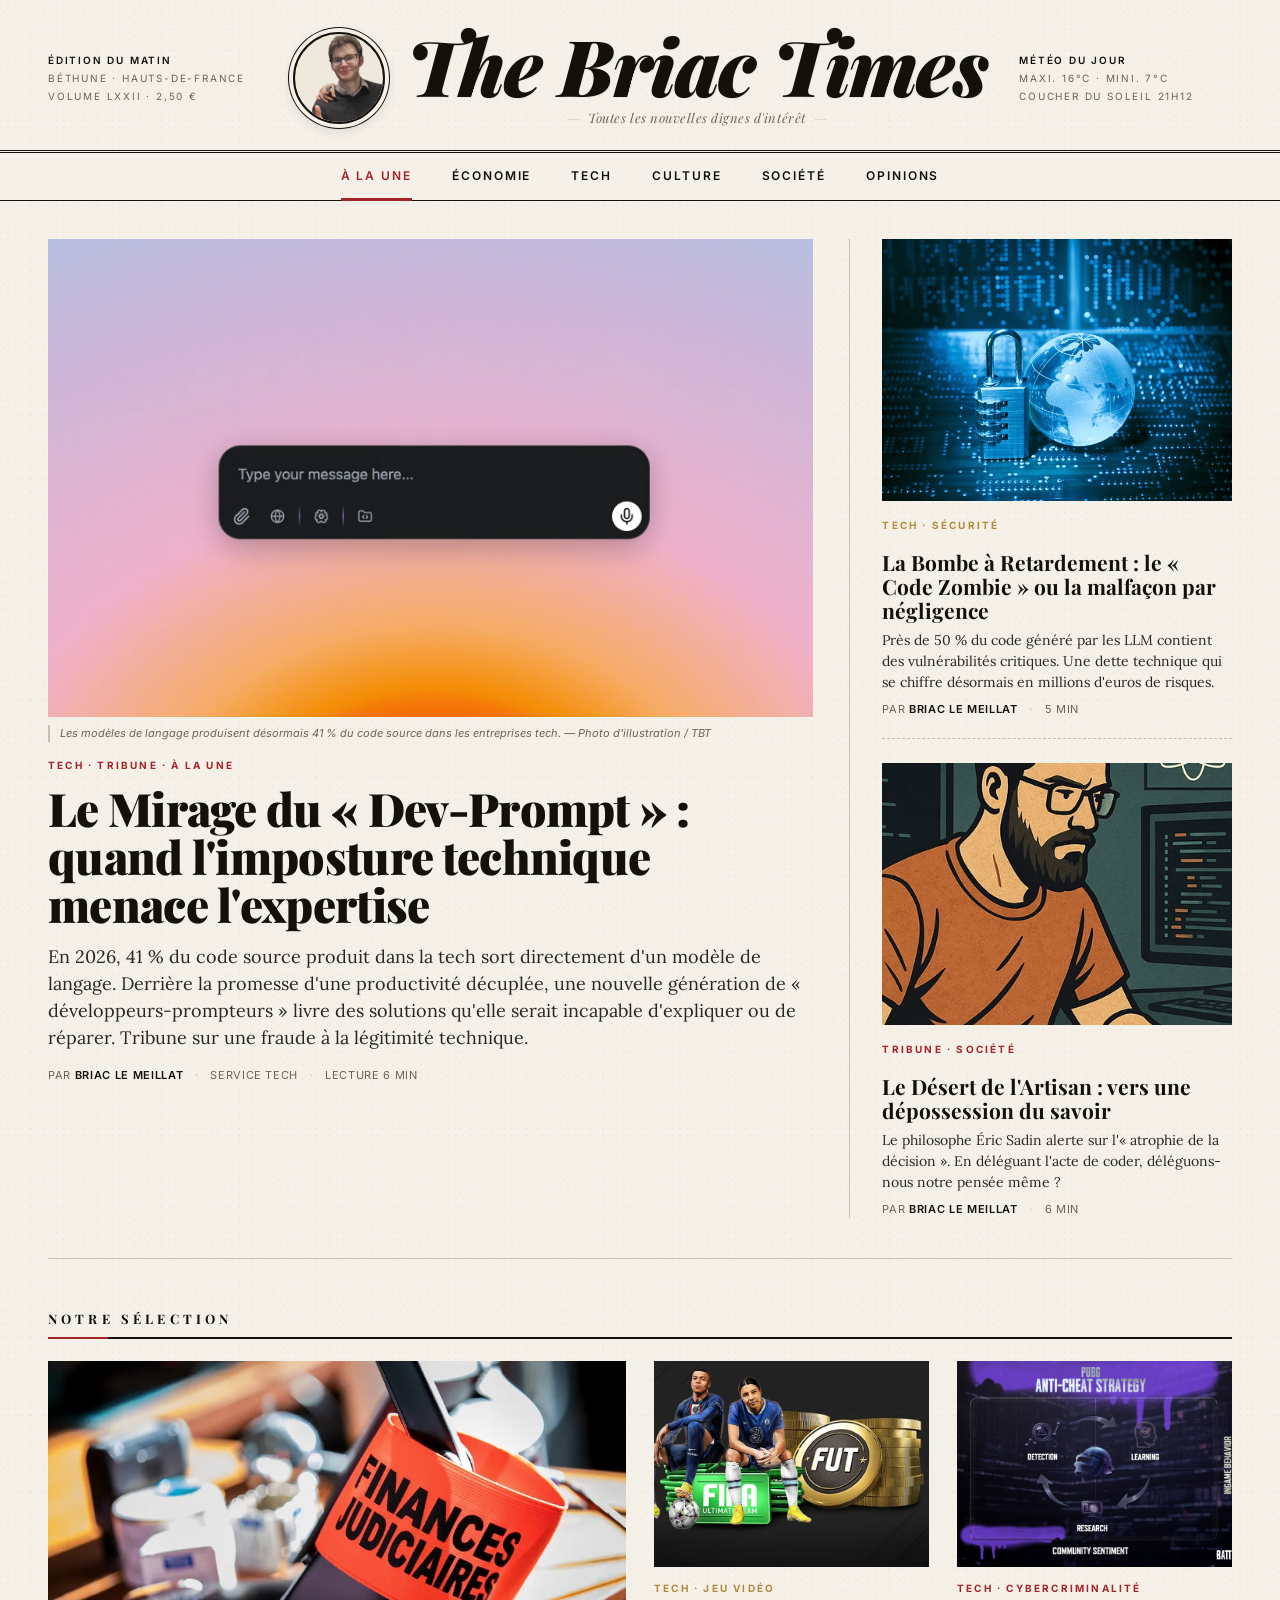
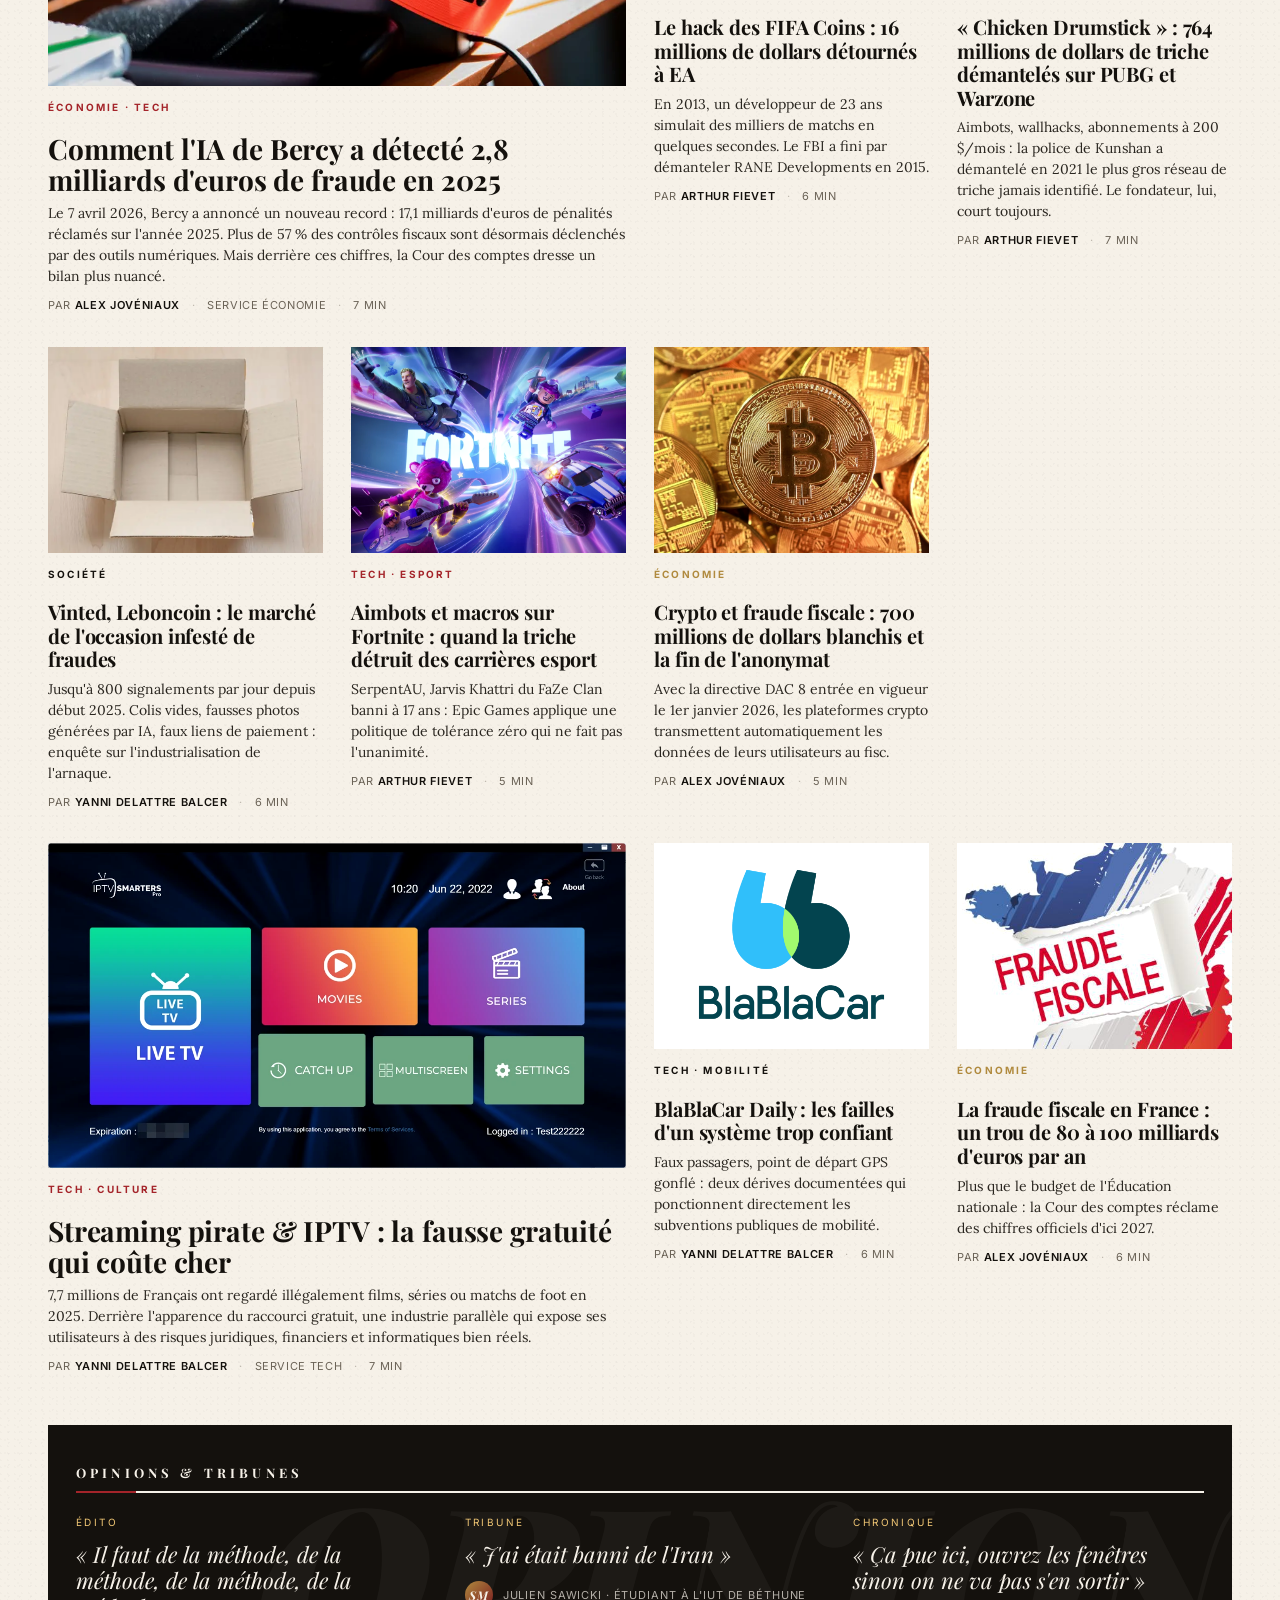
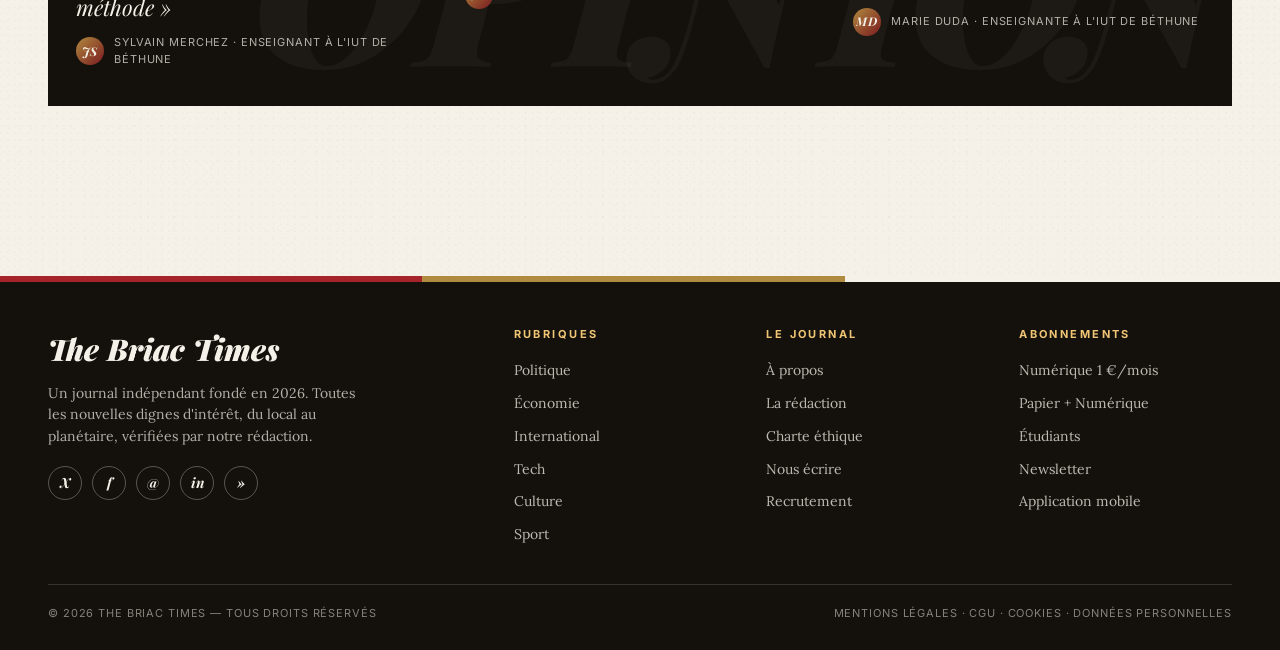
<file: index.html>
<!DOCTYPE html>
<html lang="fr">
<head>
<meta charset="UTF-8">
<meta name="viewport" content="width=device-width, initial-scale=1.0">
<title>The Briac Times — Toutes les nouvelles dignes d'intérêt</title>
<link rel="preconnect" href="https://fonts.googleapis.com">
<link rel="preconnect" href="https://fonts.gstatic.com" crossorigin>
<link href="https://fonts.googleapis.com/css2?family=Playfair+Display:ital,wght@0,400;0,700;0,900;1,400;1,700&family=Lora:ital,wght@0,400;0,500;0,600;0,700;1,400&family=Inter:wght@400;500;600;700&display=swap" rel="stylesheet">
<link rel="stylesheet" href="assets/style.css">
<style>
.filtered-out, .section-hidden { display: none !important; }
nav.primary a { cursor: pointer; }
.lead-section.partial-lead .lead-article.filtered-out + .aside-stack,
.lead-section.partial-lead .lead-article.filtered-out ~ .aside-stack { grid-column: 1 / -1; }
</style>
</head>
<body>

<header class="masthead">
  <div class="container">
    <div class="masthead-grid">
      <div class="masthead-meta">
        <strong>Édition du matin</strong>
        Béthune · Hauts-de-France<br>
        Volume LXXII · 2,50 €
      </div>
      <div class="masthead-title">
        <div class="logo-frame">
          <img src="assets/logo.png" alt="The Briac Times - Logo">
        </div>
        <div class="title-block">
          <h1>The Briac Times</h1>
          <div class="tagline">Toutes les nouvelles dignes d'intérêt</div>
        </div>
      </div>
      <div class="masthead-meta right">
        <strong>Météo du jour</strong>
        Maxi. 16°C · Mini. 7°C<br>
        Coucher du soleil 21h12
      </div>
    </div>
  </div>
</header>

<nav class="primary">
  <div class="container">
    <a href="#" class="active" data-filter="all">À la une</a>
    <a href="#" data-filter="economie">Économie</a>
    <a href="#" data-filter="tech">Tech</a>
    <a href="#" data-filter="culture">Culture</a>
    <a href="#" data-filter="societe">Société</a>
    <a href="#" data-filter="opinions">Opinions</a>
  </div>
</nav>

<main>
  <div class="container">

    <section class="lead-section">
      <article class="lead-article fade-in" data-categories="tech tribune opinions">
        <div class="image-wrap">
          <img src="assets/articles/mirage-preview.webp" alt="Code source généré par intelligence artificielle">
        </div>
        <div class="image-caption">Les modèles de langage produisent désormais 41 % du code source dans les entreprises tech. — Photo d'illustration / TBT</div>
        <span class="category-tag">Tech · Tribune · À la une</span>
        <h2><a href="articles/mirage.html">Le Mirage du « Dev-Prompt » : quand l'imposture technique menace l'expertise</a></h2>
        <p class="deck">En 2026, 41 % du code source produit dans la tech sort directement d'un modèle de langage. Derrière la promesse d'une productivité décuplée, une nouvelle génération de « développeurs-prompteurs » livre des solutions qu'elle serait incapable d'expliquer ou de réparer. Tribune sur une fraude à la légitimité technique.</p>
        <div class="byline">
          Par <strong>Briac Le Meillat</strong> <span class="dot">·</span> Service Tech <span class="dot">·</span> Lecture 6 min
        </div>
      </article>

      <aside class="aside-stack">
        <div class="aside-article fade-in" data-categories="tech">
          <div class="image-wrap">
            <img src="assets/articles/zombie-preview.webp" alt="Lignes de code et alertes de vulnérabilités">
          </div>
          <span class="category-tag alt">Tech · Sécurité</span>
          <h3><a href="articles/zombie.html">La Bombe à Retardement : le « Code Zombie » ou la malfaçon par négligence</a></h3>
          <p class="summary">Près de 50 % du code généré par les LLM contient des vulnérabilités critiques. Une dette technique qui se chiffre désormais en millions d'euros de risques.</p>
          <div class="byline">Par <strong>Briac Le Meillat</strong> <span class="dot">·</span> 5 min</div>
        </div>

        <div class="aside-article fade-in" data-categories="tribune opinions societe">
          <div class="image-wrap">
            <img src="assets/articles/artisan-preview.webp" alt="Mains sur un clavier, métier de développeur">
          </div>
          <span class="category-tag">Tribune · Société</span>
          <h3><a href="articles/artisan.html">Le Désert de l'Artisan : vers une dépossession du savoir</a></h3>
          <p class="summary">Le philosophe Éric Sadin alerte sur l'« atrophie de la décision ». En déléguant l'acte de coder, déléguons-nous notre pensée même ?</p>
          <div class="byline">Par <strong>Briac Le Meillat</strong> <span class="dot">·</span> 6 min</div>
        </div>

      </aside>
    </section>

    <section class="grid-section">
      <h2 class="section-title">Notre sélection</h2>
      <div class="article-grid">

        <article class="article-card featured-large fade-in" data-categories="economie tech">
          <div class="image-wrap">
            <img src="assets/articles/bercy-preview.webp" alt="Bercy lutte contre la fraude fiscale">
          </div>
          <span class="category-tag">Économie · Tech</span>
          <h3><a href="articles/bercy.html">Comment l'IA de Bercy a détecté 2,8 milliards d'euros de fraude en 2025</a></h3>
          <p class="summary">Le 7 avril 2026, Bercy a annoncé un nouveau record : 17,1 milliards d'euros de pénalités réclamés sur l'année 2025. Plus de 57 % des contrôles fiscaux sont désormais déclenchés par des outils numériques. Mais derrière ces chiffres, la Cour des comptes dresse un bilan plus nuancé.</p>
          <div class="byline">Par <strong>Alex Jovéniaux</strong> <span class="dot">·</span> Service Économie <span class="dot">·</span> 7 min</div>
        </article>

        <article class="article-card fade-in" data-categories="tech">
          <div class="image-wrap">
            <img src="assets/articles/fifa-preview.webp" alt="FIFA Coins et fraude EA Sports">
          </div>
          <span class="category-tag alt">Tech · Jeu vidéo</span>
          <h3><a href="articles/fifa.html">Le hack des FIFA Coins : 16 millions de dollars détournés à EA</a></h3>
          <p class="summary">En 2013, un développeur de 23 ans simulait des milliers de matchs en quelques secondes. Le FBI a fini par démanteler RANE Developments en 2015.</p>
          <div class="byline">Par <strong>Arthur Fievet</strong> <span class="dot">·</span> 6 min</div>
        </article>

        <article class="article-card fade-in" data-categories="tech">
          <div class="image-wrap">
            <img src="assets/articles/pubg-preview.webp" alt="PUBG, Warzone et réseau de triche Chicken Drumstick">
          </div>
          <span class="category-tag">Tech · Cybercriminalité</span>
          <h3><a href="articles/pubg.html">« Chicken Drumstick » : 764 millions de dollars de triche démantelés sur PUBG et Warzone</a></h3>
          <p class="summary">Aimbots, wallhacks, abonnements à 200 $/mois : la police de Kunshan a démantelé en 2021 le plus gros réseau de triche jamais identifié. Le fondateur, lui, court toujours.</p>
          <div class="byline">Par <strong>Arthur Fievet</strong> <span class="dot">·</span> 7 min</div>
        </article>

        <article class="article-card fade-in" data-categories="societe">
          <div class="image-wrap">
            <img src="assets/articles/marketplace-preview.webp" alt="Marché de l'occasion en ligne et fraudes">
          </div>
          <span class="category-tag dark">Société</span>
          <h3><a href="articles/marketplace.html">Vinted, Leboncoin : le marché de l'occasion infesté de fraudes</a></h3>
          <p class="summary">Jusqu'à 800 signalements par jour depuis début 2025. Colis vides, fausses photos générées par IA, faux liens de paiement : enquête sur l'industrialisation de l'arnaque.</p>
          <div class="byline">Par <strong>Yanni Delattre Balcer</strong> <span class="dot">·</span> 6 min</div>
        </article>

        <article class="article-card fade-in" data-categories="tech">
          <div class="image-wrap">
            <img src="assets/articles/fortnite-preview.webp" alt="Fortnite et bannissements pour triche">
          </div>
          <span class="category-tag">Tech · Esport</span>
          <h3><a href="articles/fortnite.html">Aimbots et macros sur Fortnite : quand la triche détruit des carrières esport</a></h3>
          <p class="summary">SerpentAU, Jarvis Khattri du FaZe Clan banni à 17 ans : Epic Games applique une politique de tolérance zéro qui ne fait pas l'unanimité.</p>
          <div class="byline">Par <strong>Arthur Fievet</strong> <span class="dot">·</span> 5 min</div>
        </article>

        <article class="article-card fade-in" data-categories="economie">
          <div class="image-wrap">
            <img src="assets/articles/crypto-preview.jpeg" alt="Cryptomonnaies et fiscalité">
          </div>
          <span class="category-tag alt">Économie</span>
          <h3><a href="articles/crypto.html">Crypto et fraude fiscale : 700 millions de dollars blanchis et la fin de l'anonymat</a></h3>
          <p class="summary">Avec la directive DAC 8 entrée en vigueur le 1er janvier 2026, les plateformes crypto transmettent automatiquement les données de leurs utilisateurs au fisc.</p>
          <div class="byline">Par <strong>Alex Jovéniaux</strong> <span class="dot">·</span> 5 min</div>
        </article>

        <article class="article-card featured-large fade-in" data-categories="tech culture">
          <div class="image-wrap">
            <img src="assets/articles/streaming-preview.webp" alt="Streaming pirate et IPTV illégale">
          </div>
          <span class="category-tag">Tech · Culture</span>
          <h3><a href="articles/streaming.html">Streaming pirate &amp; IPTV : la fausse gratuité qui coûte cher</a></h3>
          <p class="summary">7,7 millions de Français ont regardé illégalement films, séries ou matchs de foot en 2025. Derrière l'apparence du raccourci gratuit, une industrie parallèle qui expose ses utilisateurs à des risques juridiques, financiers et informatiques bien réels.</p>
          <div class="byline">Par <strong>Yanni Delattre Balcer</strong> <span class="dot">·</span> Service Tech <span class="dot">·</span> 7 min</div>
        </article>

        <article class="article-card fade-in" data-categories="tech">
          <div class="image-wrap">
            <img src="assets/articles/blablacar-preview.webp" alt="Covoiturage et géolocalisation">
          </div>
          <span class="category-tag dark">Tech · Mobilité</span>
          <h3><a href="articles/blablacar.html">BlaBlaCar Daily : les failles d'un système trop confiant</a></h3>
          <p class="summary">Faux passagers, point de départ GPS gonflé : deux dérives documentées qui ponctionnent directement les subventions publiques de mobilité.</p>
          <div class="byline">Par <strong>Yanni Delattre Balcer</strong> <span class="dot">·</span> 6 min</div>
        </article>

        <article class="article-card fade-in" data-categories="economie">
          <div class="image-wrap">
            <img src="assets/articles/fraude-preview.jpeg" alt="Fraude fiscale en France">
          </div>
          <span class="category-tag alt">Économie</span>
          <h3><a href="articles/fraude.html">La fraude fiscale en France : un trou de 80 à 100 milliards d'euros par an</a></h3>
          <p class="summary">Plus que le budget de l'Éducation nationale : la Cour des comptes réclame des chiffres officiels d'ici 2027.</p>
          <div class="byline">Par <strong>Alex Jovéniaux</strong> <span class="dot">·</span> 6 min</div>
        </article>
      </div>
    </section>

    <section class="opinion-strip">
      <div class="container">
        <h2 class="section-title" style="color: var(--paper); border-color: var(--paper);">Opinions &amp; Tribunes</h2>
        <div class="opinion-grid">
          <div class="opinion-card" data-categories="opinions">
            <div class="label">Édito</div>
            <h3>« Il faut de la méthode, de la méthode, de la méthode, de la méthode »</h3>
            <div class="author-line">
              <div class="author-bubble">JS</div>
              <span>Sylvain Merchez · Enseignant à l'IUT de Béthune</span>
            </div>
          </div>
          <div class="opinion-card" data-categories="opinions">
            <div class="label">Tribune</div>
            <h3>« J'ai était banni de l'Iran »</h3>
            <div class="author-line">
              <div class="author-bubble">SM</div>
              <span>Julien Sawicki · Étudiant à l'IUT de Béthune</span>
            </div>
          </div>
          <div class="opinion-card" data-categories="opinions">
            <div class="label">Chronique</div>
            <h3>« Ça pue ici, ouvrez les fenêtres sinon on ne va pas s'en sortir »</h3>
            <div class="author-line">
              <div class="author-bubble">MD</div>
              <span>Marie Duda · Enseignante à l'IUT de Béthune</span>
            </div>
          </div>
        </div>
      </div>
    </section>

  </div>
</main>

<footer>
  <div class="container">
    <div class="footer-grid">
      <div class="footer-brand">
        <h2>The Briac Times</h2>
        <p>Un journal indépendant fondé en 2026. Toutes les nouvelles dignes d'intérêt, du local au planétaire, vérifiées par notre rédaction.</p>
        <div class="socials">
          <a href="#" title="X">X</a>
          <a href="#" title="Facebook">f</a>
          <a href="#" title="Instagram">@</a>
          <a href="#" title="LinkedIn">in</a>
          <a href="#" title="RSS">»</a>
        </div>
      </div>
      <div class="footer-col">
        <h4>Rubriques</h4>
        <ul>
          <li><a href="#">Politique</a></li>
          <li><a href="#">Économie</a></li>
          <li><a href="#">International</a></li>
          <li><a href="#">Tech</a></li>
          <li><a href="#">Culture</a></li>
          <li><a href="#">Sport</a></li>
        </ul>
      </div>
      <div class="footer-col">
        <h4>Le journal</h4>
        <ul>
          <li><a href="#">À propos</a></li>
          <li><a href="#">La rédaction</a></li>
          <li><a href="#">Charte éthique</a></li>
          <li><a href="#">Nous écrire</a></li>
          <li><a href="#">Recrutement</a></li>
        </ul>
      </div>
      <div class="footer-col">
        <h4>Abonnements</h4>
        <ul>
          <li><a href="#">Numérique 1 €/mois</a></li>
          <li><a href="#">Papier + Numérique</a></li>
          <li><a href="#">Étudiants</a></li>
          <li><a href="#">Newsletter</a></li>
          <li><a href="#">Application mobile</a></li>
        </ul>
      </div>
    </div>
    <div class="footer-bottom">
      <span>© 2026 The Briac Times — Tous droits réservés</span>
      <span>Mentions légales · CGU · Cookies · Données personnelles</span>
    </div>
  </div>
</footer>

<script>
(function() {
  var navLinks = document.querySelectorAll('nav.primary a[data-filter]');
  var filterables = document.querySelectorAll('[data-categories]');
  var sections = document.querySelectorAll('main .lead-section, main .grid-section, main .opinion-strip');
  var leadSection = document.querySelector('main .lead-section');

  function applyFilter(category) {
    filterables.forEach(function(el) {
      var cats = el.getAttribute('data-categories').split(' ');
      var match = category === 'all' || cats.indexOf(category) !== -1;
      el.classList.toggle('filtered-out', !match);
    });
    sections.forEach(function(section) {
      var hasVisible = section.querySelector('[data-categories]:not(.filtered-out)') !== null;
      section.classList.toggle('section-hidden', !hasVisible);
    });
    if (leadSection) {
      var leadArticle = leadSection.querySelector('.lead-article');
      var leadHidden = leadArticle && leadArticle.classList.contains('filtered-out');
      leadSection.classList.toggle('partial-lead', leadHidden);
    }
    navLinks.forEach(function(link) {
      link.classList.toggle('active', link.getAttribute('data-filter') === category);
    });
  }

  navLinks.forEach(function(link) {
    link.addEventListener('click', function(e) {
      e.preventDefault();
      applyFilter(this.getAttribute('data-filter'));
      window.scrollTo({ top: 0, behavior: 'smooth' });
    });
  });
})();
</script>

</body>
</html>
</file>
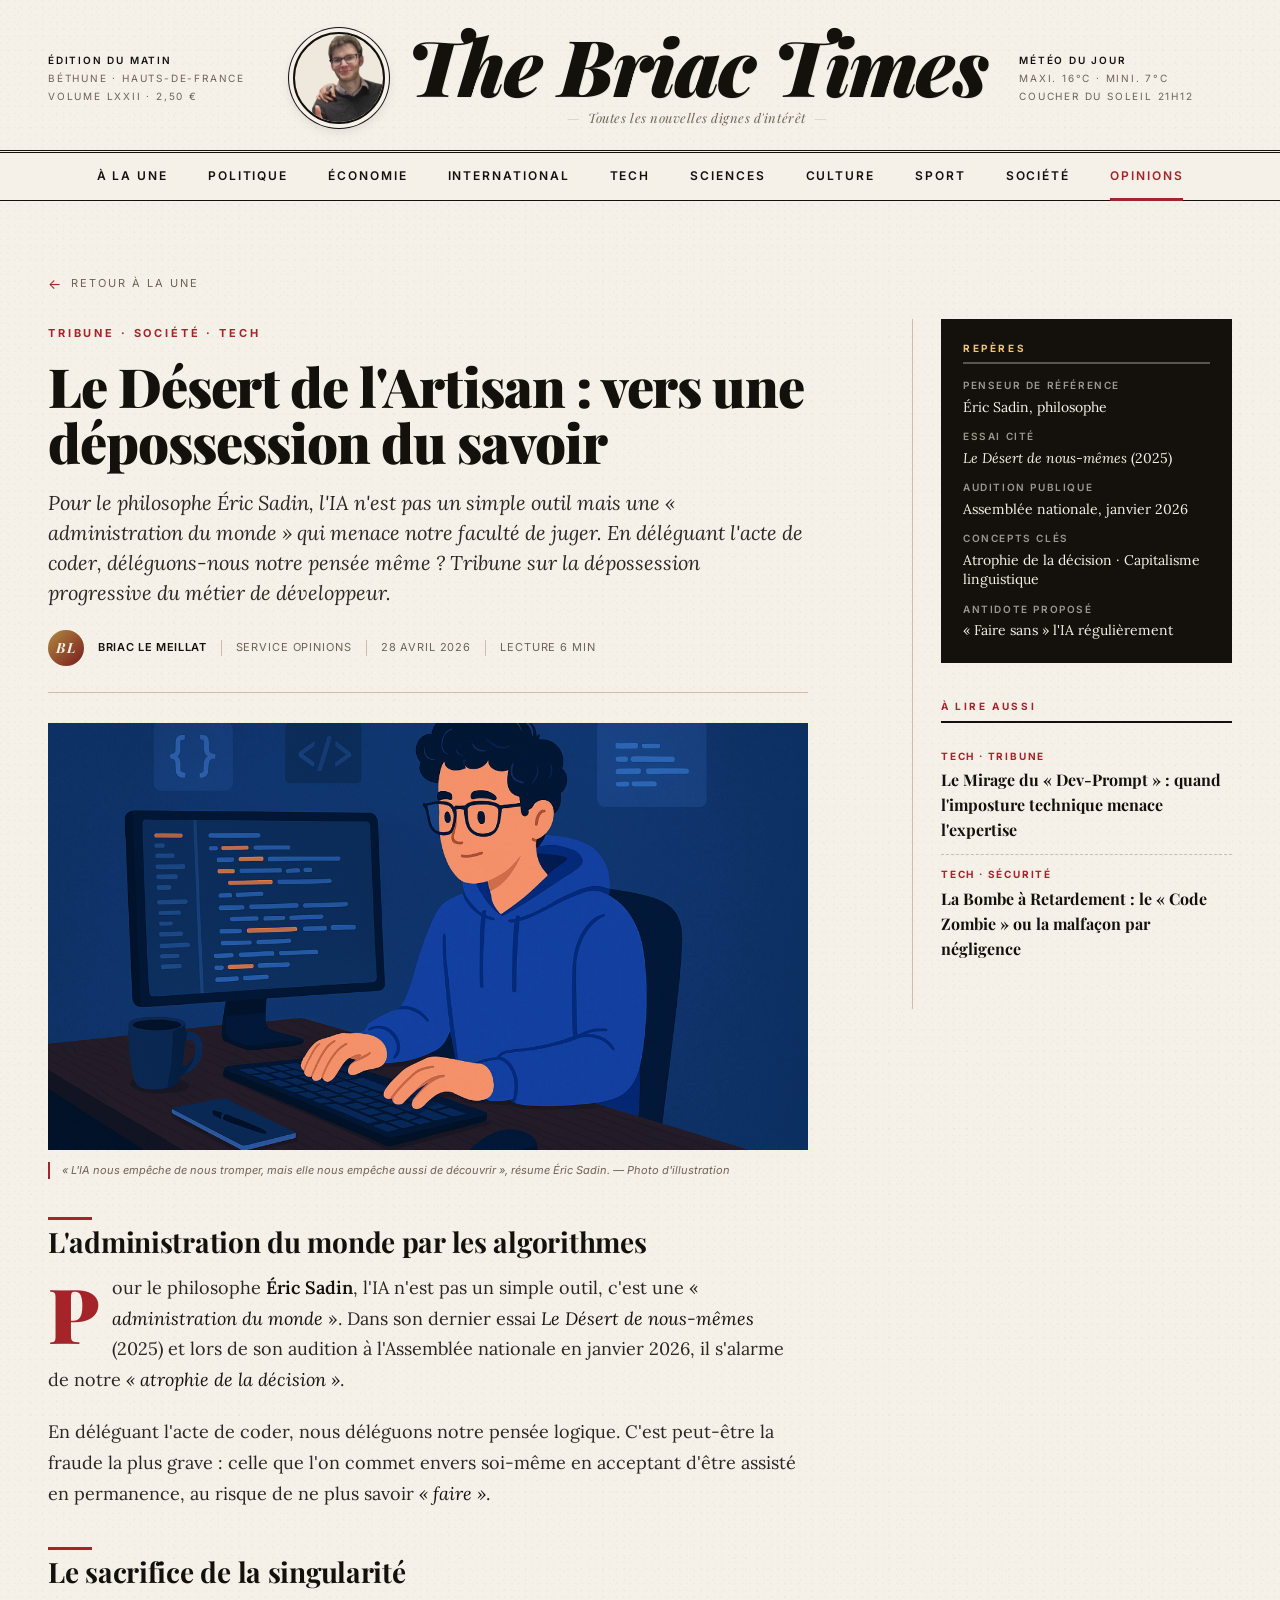
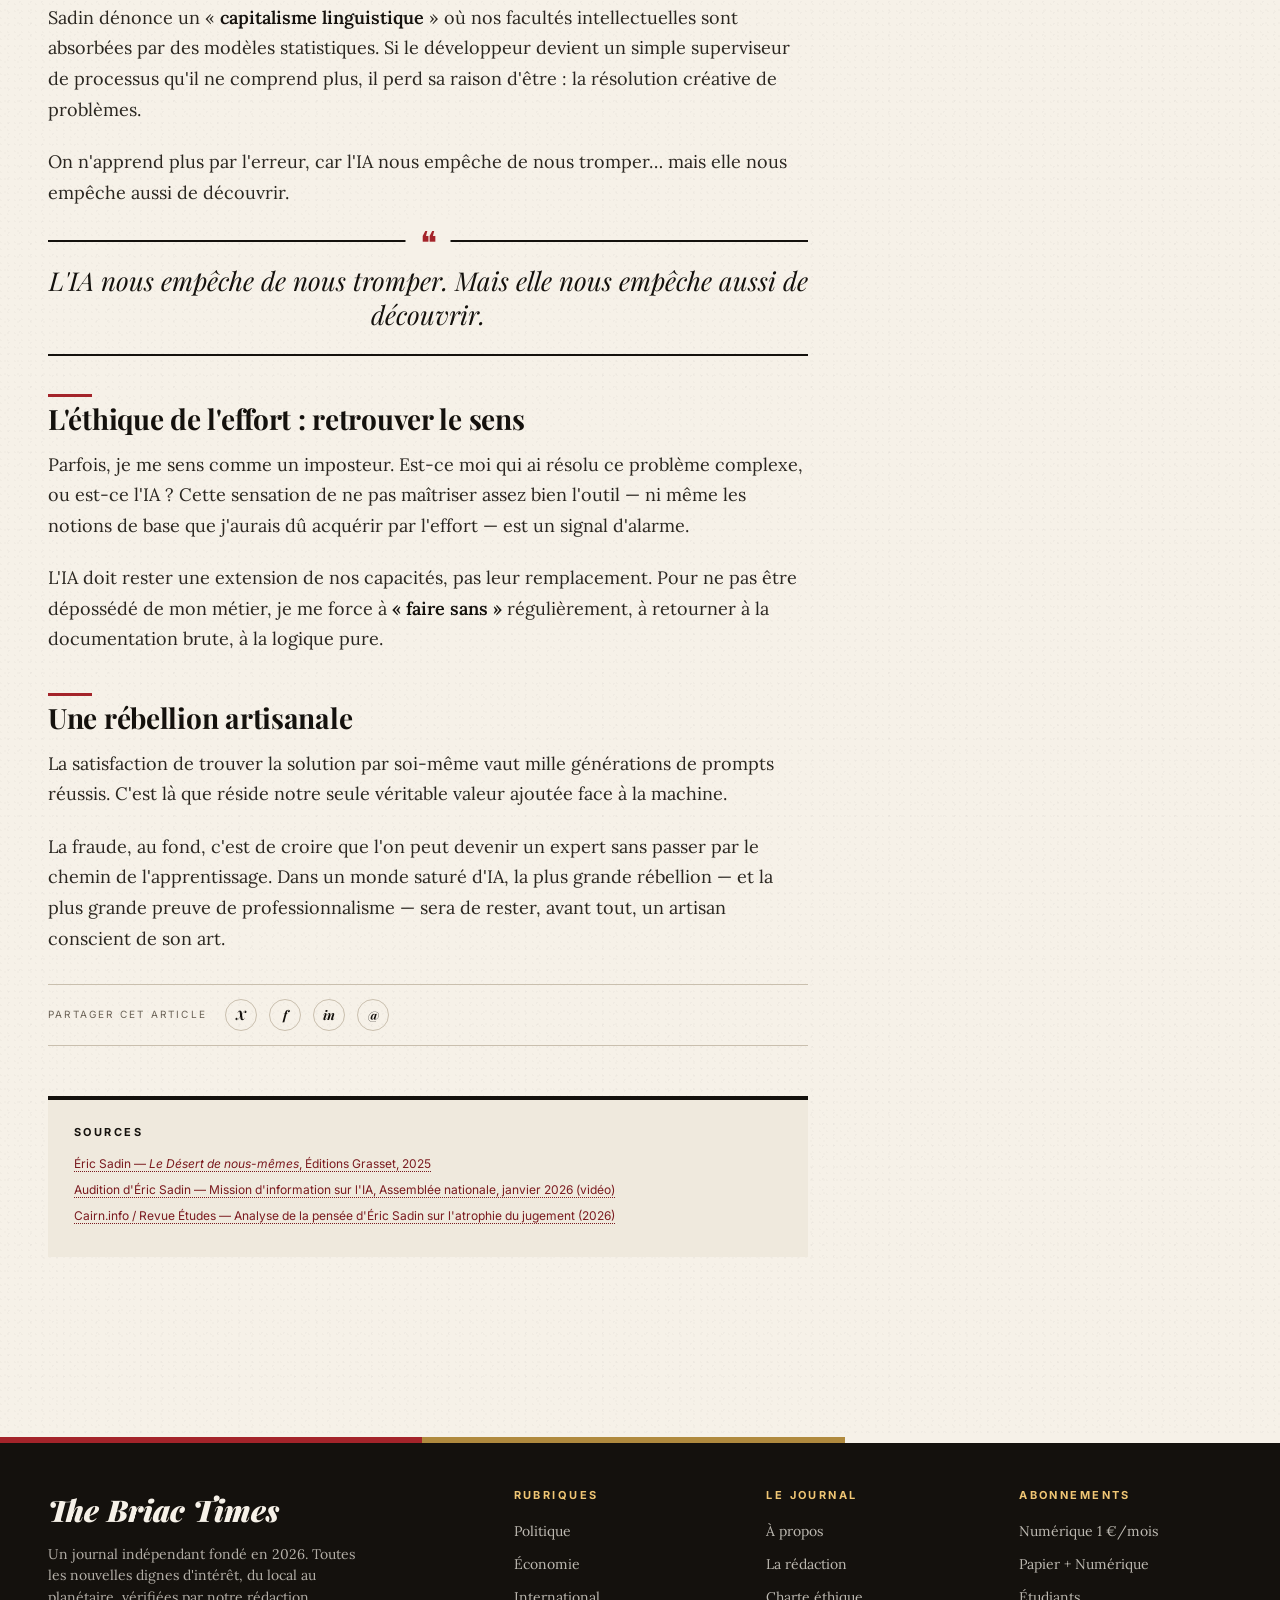
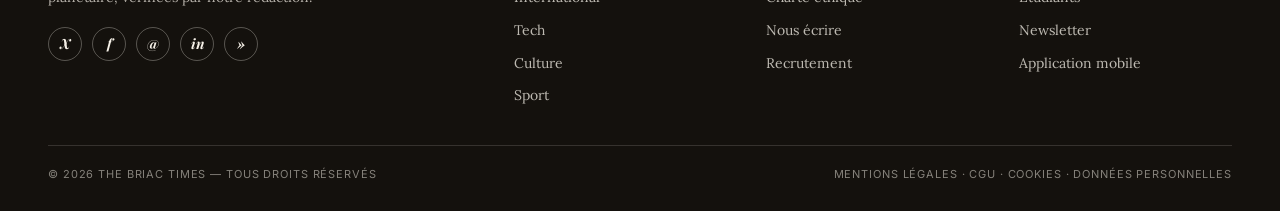
<file: articles/artisan.html>
<!DOCTYPE html>
<html lang="fr">
<head>
<meta charset="UTF-8">
<meta name="viewport" content="width=device-width, initial-scale=1.0">
<title>Le Désert de l'Artisan : vers une dépossession du savoir — The Briac Times</title>
<link rel="preconnect" href="https://fonts.googleapis.com">
<link rel="preconnect" href="https://fonts.gstatic.com" crossorigin>
<link href="https://fonts.googleapis.com/css2?family=Playfair+Display:ital,wght@0,400;0,700;0,900;1,400;1,700&family=Lora:ital,wght@0,400;0,500;0,600;0,700;1,400&family=Inter:wght@400;500;600;700&display=swap" rel="stylesheet">
<link rel="stylesheet" href="../assets/style.css">
</head>
<body>

<header class="masthead">
  <div class="container">
    <div class="masthead-grid">
      <div class="masthead-meta">
        <strong>Édition du matin</strong>
        Béthune · Hauts-de-France<br>
        Volume LXXII · 2,50 €
      </div>
      <div class="masthead-title">
        <div class="logo-frame">
          <a href="../index.html"><img src="../assets/logo.png" alt="The Briac Times - Logo"></a>
        </div>
        <div class="title-block">
          <h1><a href="../index.html" style="color:inherit;text-decoration:none;">The Briac Times</a></h1>
          <div class="tagline">Toutes les nouvelles dignes d'intérêt</div>
        </div>
      </div>
      <div class="masthead-meta right">
        <strong>Météo du jour</strong>
        Maxi. 16°C · Mini. 7°C<br>
        Coucher du soleil 21h12
      </div>
    </div>
  </div>
</header>

<nav class="primary">
  <div class="container">
    <a href="../index.html">À la une</a>
    <a href="#">Politique</a>
    <a href="#">Économie</a>
    <a href="#">International</a>
    <a href="#">Tech</a>
    <a href="#">Sciences</a>
    <a href="#">Culture</a>
    <a href="#">Sport</a>
    <a href="#">Société</a>
    <a href="#" class="active">Opinions</a>
  </div>
</nav>

<main>
  <div class="container">
    <article class="article-page fade-in">
      <a href="../index.html" class="back-link">Retour à la une</a>

      <div class="article-page-grid">
        <div class="article-main">
          <header class="article-header">
            <span class="category-tag">Tribune · Société · Tech</span>
            <h1>Le Désert de l'Artisan : vers une dépossession du savoir</h1>
            <p class="deck">Pour le philosophe Éric Sadin, l'IA n'est pas un simple outil mais une « administration du monde » qui menace notre faculté de juger. En déléguant l'acte de coder, déléguons-nous notre pensée même ? Tribune sur la dépossession progressive du métier de développeur.</p>
            <div class="article-meta">
              <div class="author-bubble">BL</div>
              <span class="author-name">Briac Le Meillat</span>
              <span class="meta-divider"></span>
              <span>Service Opinions</span>
              <span class="meta-divider"></span>
              <span>28 avril 2026</span>
              <span class="meta-divider"></span>
              <span>Lecture 6 min</span>
            </div>
          </header>

          <figure class="article-hero">
            <img src="../assets/articles/artisan-article.jpg" alt="Mains posées sur un clavier, écran flou en arrière-plan">
          </figure>
          <p class="article-hero-caption">« L'IA nous empêche de nous tromper, mais elle nous empêche aussi de découvrir », résume Éric Sadin. — Photo d'illustration</p>

          <div class="article-body">
            <h2>L'administration du monde par les algorithmes</h2>

            <p>Pour le philosophe <strong>Éric Sadin</strong>, l'IA n'est pas un simple outil, c'est une « <em>administration du monde</em> ». Dans son dernier essai <em>Le Désert de nous-mêmes</em> (2025) et lors de son audition à l'Assemblée nationale en janvier 2026, il s'alarme de notre <em>« atrophie de la décision »</em>.</p>

            <p>En déléguant l'acte de coder, nous déléguons notre pensée logique. C'est peut-être la fraude la plus grave : celle que l'on commet envers soi-même en acceptant d'être assisté en permanence, au risque de ne plus savoir <em>« faire »</em>.</p>

            <h2>Le sacrifice de la singularité</h2>

            <p>Sadin dénonce un « <strong>capitalisme linguistique</strong> » où nos facultés intellectuelles sont absorbées par des modèles statistiques. Si le développeur devient un simple superviseur de processus qu'il ne comprend plus, il perd sa raison d'être : la résolution créative de problèmes.</p>

            <p>On n'apprend plus par l'erreur, car l'IA nous empêche de nous tromper… mais elle nous empêche aussi de découvrir.</p>

            <blockquote class="pull-quote">L'IA nous empêche de nous tromper. Mais elle nous empêche aussi de découvrir.</blockquote>

            <h2>L'éthique de l'effort : retrouver le sens</h2>

            <p>Parfois, je me sens comme un imposteur. Est-ce moi qui ai résolu ce problème complexe, ou est-ce l'IA ? Cette sensation de ne pas maîtriser assez bien l'outil — ni même les notions de base que j'aurais dû acquérir par l'effort — est un signal d'alarme.</p>

            <p>L'IA doit rester une extension de nos capacités, pas leur remplacement. Pour ne pas être dépossédé de mon métier, je me force à <strong>« faire sans »</strong> régulièrement, à retourner à la documentation brute, à la logique pure.</p>

            <h2>Une rébellion artisanale</h2>

            <p>La satisfaction de trouver la solution par soi-même vaut mille générations de prompts réussis. C'est là que réside notre seule véritable valeur ajoutée face à la machine.</p>

            <p>La fraude, au fond, c'est de croire que l'on peut devenir un expert sans passer par le chemin de l'apprentissage. Dans un monde saturé d'IA, la plus grande rébellion — et la plus grande preuve de professionnalisme — sera de rester, avant tout, un artisan conscient de son art.</p>
          </div>

          <div class="share-bar">
            <span class="share-label">Partager cet article</span>
            <a href="#" title="X">X</a>
            <a href="#" title="Facebook">f</a>
            <a href="#" title="LinkedIn">in</a>
            <a href="#" title="Email">@</a>
          </div>

          <div class="article-sources">
            <h4>Sources</h4>
            <ul>
              <li><a href="#" target="_blank" rel="noopener">Éric Sadin — <em>Le Désert de nous-mêmes</em>, Éditions Grasset, 2025</a></li>
              <li><a href="#" target="_blank" rel="noopener">Audition d'Éric Sadin — Mission d'information sur l'IA, Assemblée nationale, janvier 2026 (vidéo)</a></li>
              <li><a href="#" target="_blank" rel="noopener">Cairn.info / Revue Études — Analyse de la pensée d'Éric Sadin sur l'atrophie du jugement (2026)</a></li>
            </ul>
          </div>
        </div>

        <aside class="article-aside">
          <div class="aside-block factbox">
            <h4>Repères</h4>
            <dl>
              <dt>Penseur de référence</dt>
              <dd>Éric Sadin, philosophe</dd>
              <dt>Essai cité</dt>
              <dd><em>Le Désert de nous-mêmes</em> (2025)</dd>
              <dt>Audition publique</dt>
              <dd>Assemblée nationale, janvier 2026</dd>
              <dt>Concepts clés</dt>
              <dd>Atrophie de la décision · Capitalisme linguistique</dd>
              <dt>Antidote proposé</dt>
              <dd>« Faire sans » l'IA régulièrement</dd>
            </dl>
          </div>

          <div class="aside-block">
            <h4>À lire aussi</h4>
            <a href="mirage.html" class="related-item">
              <span class="tag">Tech · Tribune</span>
              <span class="related-title">Le Mirage du « Dev-Prompt » : quand l'imposture technique menace l'expertise</span>
            </a>
            <a href="zombie.html" class="related-item">
              <span class="tag">Tech · Sécurité</span>
              <span class="related-title">La Bombe à Retardement : le « Code Zombie » ou la malfaçon par négligence</span>
            </a>
          </div>
        </aside>
      </div>
    </article>
  </div>
</main>

<footer>
  <div class="container">
    <div class="footer-grid">
      <div class="footer-brand">
        <h2>The Briac Times</h2>
        <p>Un journal indépendant fondé en 2026. Toutes les nouvelles dignes d'intérêt, du local au planétaire, vérifiées par notre rédaction.</p>
        <div class="socials">
          <a href="#" title="X">X</a>
          <a href="#" title="Facebook">f</a>
          <a href="#" title="Instagram">@</a>
          <a href="#" title="LinkedIn">in</a>
          <a href="#" title="RSS">»</a>
        </div>
      </div>
      <div class="footer-col">
        <h4>Rubriques</h4>
        <ul>
          <li><a href="#">Politique</a></li>
          <li><a href="#">Économie</a></li>
          <li><a href="#">International</a></li>
          <li><a href="#">Tech</a></li>
          <li><a href="#">Culture</a></li>
          <li><a href="#">Sport</a></li>
        </ul>
      </div>
      <div class="footer-col">
        <h4>Le journal</h4>
        <ul>
          <li><a href="#">À propos</a></li>
          <li><a href="#">La rédaction</a></li>
          <li><a href="#">Charte éthique</a></li>
          <li><a href="#">Nous écrire</a></li>
          <li><a href="#">Recrutement</a></li>
        </ul>
      </div>
      <div class="footer-col">
        <h4>Abonnements</h4>
        <ul>
          <li><a href="#">Numérique 1 €/mois</a></li>
          <li><a href="#">Papier + Numérique</a></li>
          <li><a href="#">Étudiants</a></li>
          <li><a href="#">Newsletter</a></li>
          <li><a href="#">Application mobile</a></li>
        </ul>
      </div>
    </div>
    <div class="footer-bottom">
      <span>© 2026 The Briac Times — Tous droits réservés</span>
      <span>Mentions légales · CGU · Cookies · Données personnelles</span>
    </div>
  </div>
</footer>

</body>
</html>
</file>
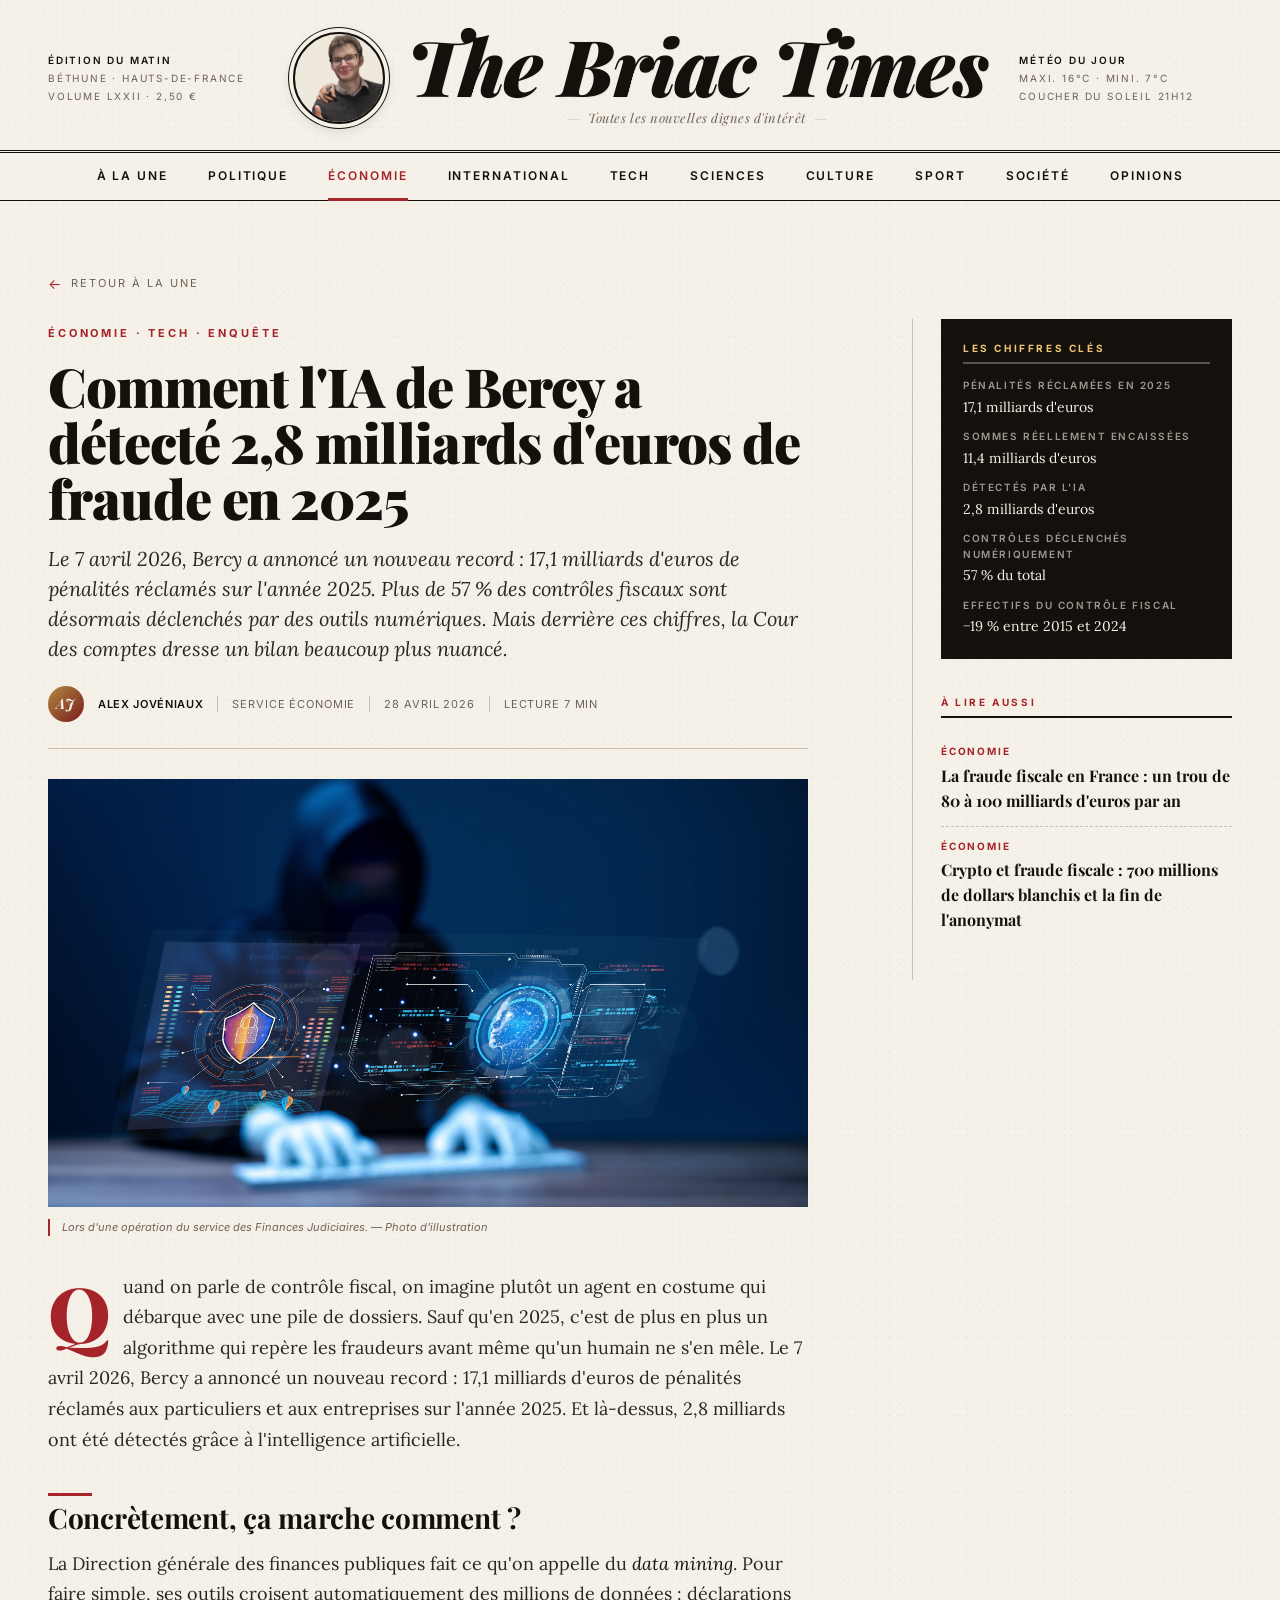
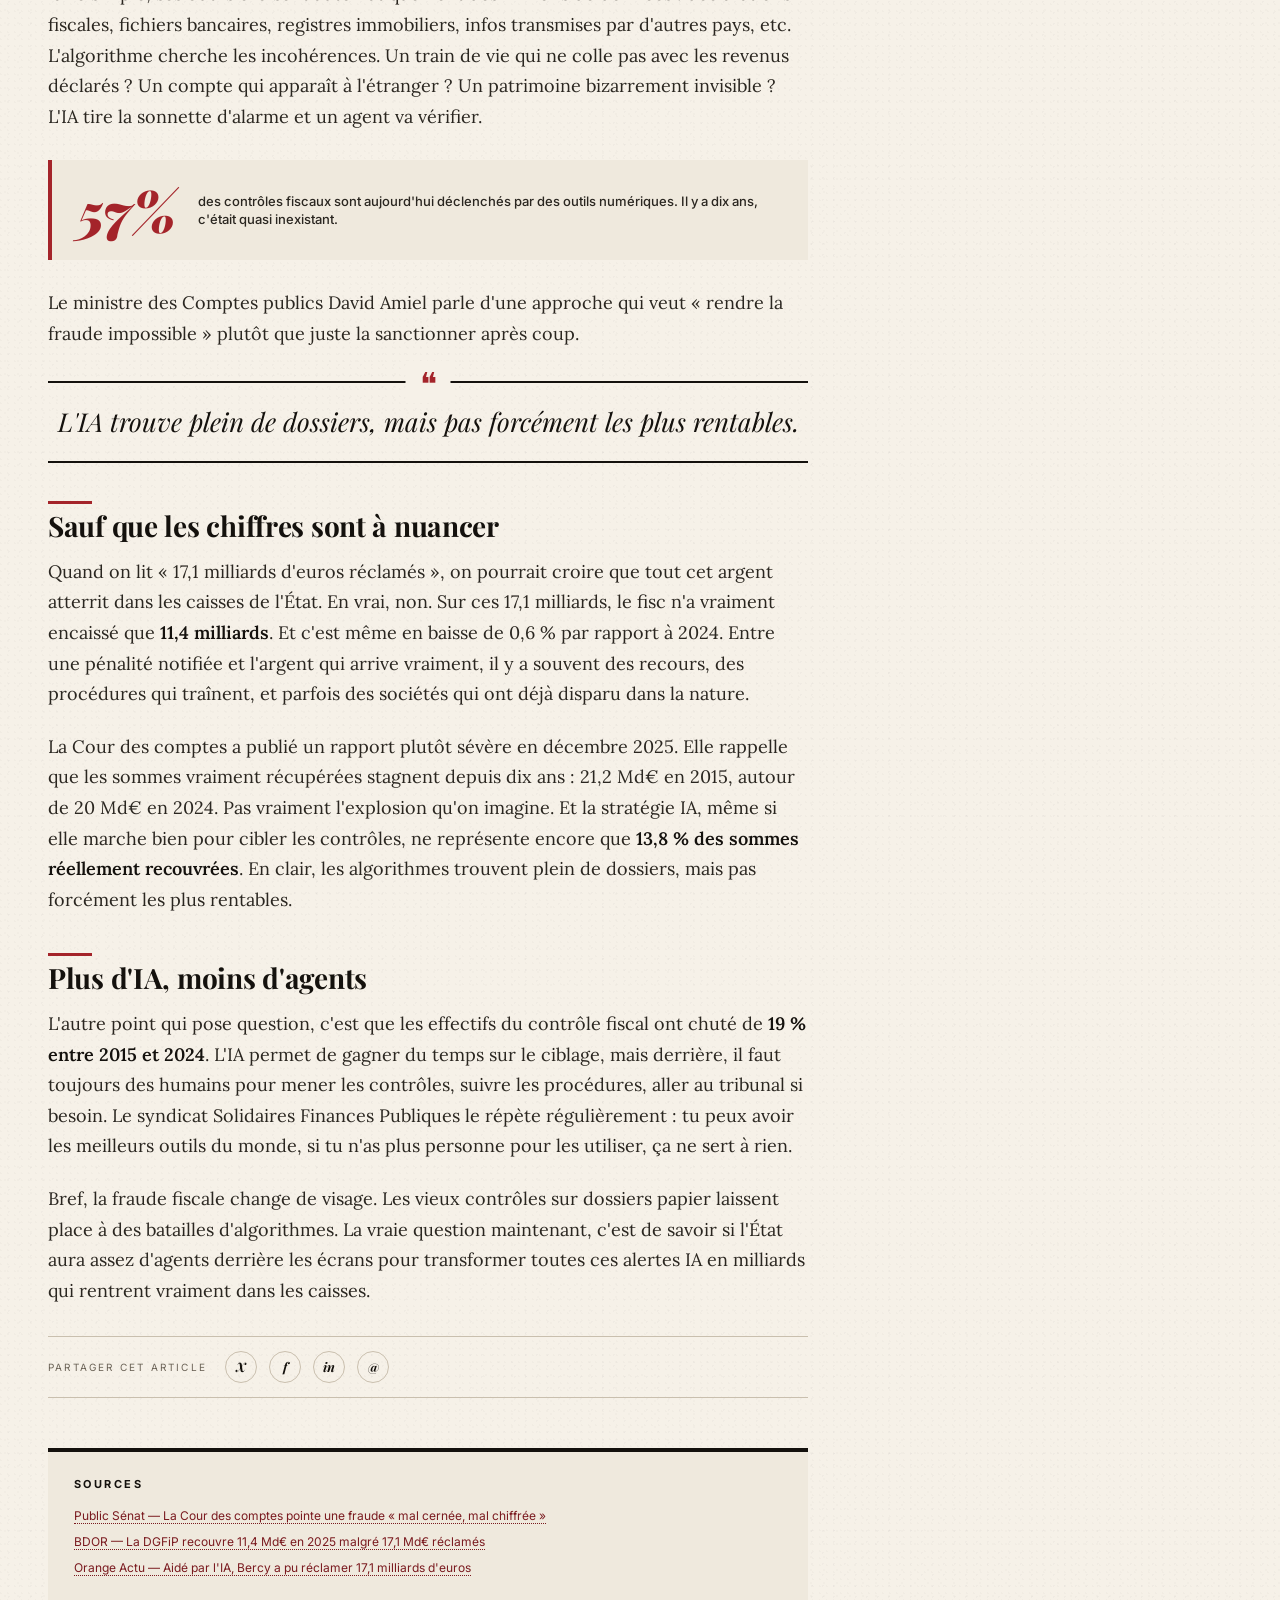
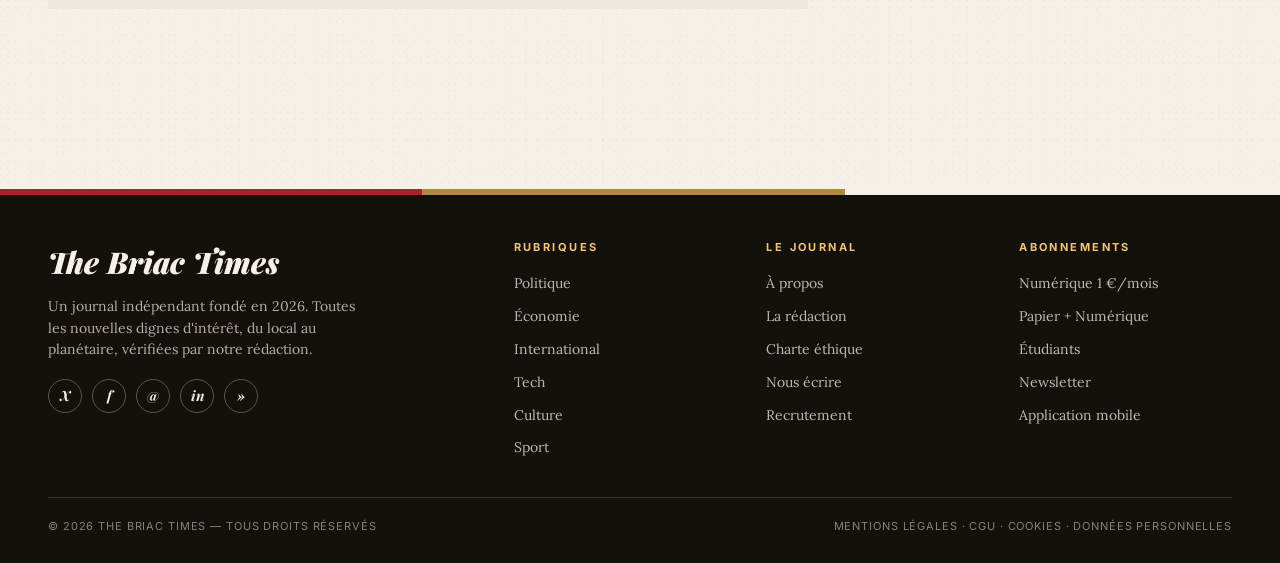
<file: articles/bercy.html>
<!DOCTYPE html>
<html lang="fr">
<head>
<meta charset="UTF-8">
<meta name="viewport" content="width=device-width, initial-scale=1.0">
<title>Comment l'IA de Bercy a détecté 2,8 milliards d'euros de fraude en 2025 — The Briac Times</title>
<link rel="preconnect" href="https://fonts.googleapis.com">
<link rel="preconnect" href="https://fonts.gstatic.com" crossorigin>
<link href="https://fonts.googleapis.com/css2?family=Playfair+Display:ital,wght@0,400;0,700;0,900;1,400;1,700&family=Lora:ital,wght@0,400;0,500;0,600;0,700;1,400&family=Inter:wght@400;500;600;700&display=swap" rel="stylesheet">
<link rel="stylesheet" href="../assets/style.css">
</head>
<body>

<header class="masthead">
  <div class="container">
    <div class="masthead-grid">
      <div class="masthead-meta">
        <strong>Édition du matin</strong>
        Béthune · Hauts-de-France<br>
        Volume LXXII · 2,50 €
      </div>
      <div class="masthead-title">
        <div class="logo-frame">
          <a href="../index.html"><img src="../assets/logo.png" alt="The Briac Times - Logo"></a>
        </div>
        <div class="title-block">
          <h1><a href="../index.html" style="color:inherit;text-decoration:none;">The Briac Times</a></h1>
          <div class="tagline">Toutes les nouvelles dignes d'intérêt</div>
        </div>
      </div>
      <div class="masthead-meta right">
        <strong>Météo du jour</strong>
        Maxi. 16°C · Mini. 7°C<br>
        Coucher du soleil 21h12
      </div>
    </div>
  </div>
</header>

<nav class="primary">
  <div class="container">
    <a href="../index.html">À la une</a>
    <a href="#">Politique</a>
    <a href="#" class="active">Économie</a>
    <a href="#">International</a>
    <a href="#">Tech</a>
    <a href="#">Sciences</a>
    <a href="#">Culture</a>
    <a href="#">Sport</a>
    <a href="#">Société</a>
    <a href="#">Opinions</a>
  </div>
</nav>

<main>
  <div class="container">
    <article class="article-page fade-in">
      <a href="../index.html" class="back-link">Retour à la une</a>

      <div class="article-page-grid">
        <div class="article-main">
          <header class="article-header">
            <span class="category-tag">Économie · Tech · Enquête</span>
            <h1>Comment l'IA de Bercy a détecté 2,8 milliards d'euros de fraude en 2025</h1>
            <p class="deck">Le 7 avril 2026, Bercy a annoncé un nouveau record : 17,1 milliards d'euros de pénalités réclamés sur l'année 2025. Plus de 57 % des contrôles fiscaux sont désormais déclenchés par des outils numériques. Mais derrière ces chiffres, la Cour des comptes dresse un bilan beaucoup plus nuancé.</p>
            <div class="article-meta">
              <div class="author-bubble">AJ</div>
              <span class="author-name">Alex Jovéniaux</span>
              <span class="meta-divider"></span>
              <span>Service Économie</span>
              <span class="meta-divider"></span>
              <span>28 avril 2026</span>
              <span class="meta-divider"></span>
              <span>Lecture 7 min</span>
            </div>
          </header>

          <figure class="article-hero">
            <img src="../assets/articles/bercy-article.jpg" alt="Brassard Finances Judiciaires posé sur du matériel saisi">
          </figure>
          <p class="article-hero-caption">Lors d'une opération du service des Finances Judiciaires. — Photo d'illustration</p>

          <div class="article-body">
            <p>Quand on parle de contrôle fiscal, on imagine plutôt un agent en costume qui débarque avec une pile de dossiers. Sauf qu'en 2025, c'est de plus en plus un algorithme qui repère les fraudeurs avant même qu'un humain ne s'en mêle. Le 7 avril 2026, Bercy a annoncé un nouveau record : 17,1 milliards d'euros de pénalités réclamés aux particuliers et aux entreprises sur l'année 2025. Et là-dessus, 2,8 milliards ont été détectés grâce à l'intelligence artificielle.</p>

            <h2>Concrètement, ça marche comment ?</h2>

            <p>La Direction générale des finances publiques fait ce qu'on appelle du <em>data mining</em>. Pour faire simple, ses outils croisent automatiquement des millions de données : déclarations fiscales, fichiers bancaires, registres immobiliers, infos transmises par d'autres pays, etc. L'algorithme cherche les incohérences. Un train de vie qui ne colle pas avec les revenus déclarés ? Un compte qui apparaît à l'étranger ? Un patrimoine bizarrement invisible ? L'IA tire la sonnette d'alarme et un agent va vérifier.</p>

            <div class="key-figure">
              <div class="figure-number">57%</div>
              <div class="figure-label">des contrôles fiscaux sont aujourd'hui déclenchés par des outils numériques. Il y a dix ans, c'était quasi inexistant.</div>
            </div>

            <p>Le ministre des Comptes publics David Amiel parle d'une approche qui veut « rendre la fraude impossible » plutôt que juste la sanctionner après coup.</p>

            <blockquote class="pull-quote">L'IA trouve plein de dossiers, mais pas forcément les plus rentables.</blockquote>

            <h2>Sauf que les chiffres sont à nuancer</h2>

            <p>Quand on lit « 17,1 milliards d'euros réclamés », on pourrait croire que tout cet argent atterrit dans les caisses de l'État. En vrai, non. Sur ces 17,1 milliards, le fisc n'a vraiment encaissé que <strong>11,4 milliards</strong>. Et c'est même en baisse de 0,6 % par rapport à 2024. Entre une pénalité notifiée et l'argent qui arrive vraiment, il y a souvent des recours, des procédures qui traînent, et parfois des sociétés qui ont déjà disparu dans la nature.</p>

            <p>La Cour des comptes a publié un rapport plutôt sévère en décembre 2025. Elle rappelle que les sommes vraiment récupérées stagnent depuis dix ans : 21,2 Md€ en 2015, autour de 20 Md€ en 2024. Pas vraiment l'explosion qu'on imagine. Et la stratégie IA, même si elle marche bien pour cibler les contrôles, ne représente encore que <strong>13,8 % des sommes réellement recouvrées</strong>. En clair, les algorithmes trouvent plein de dossiers, mais pas forcément les plus rentables.</p>

            <h2>Plus d'IA, moins d'agents</h2>

            <p>L'autre point qui pose question, c'est que les effectifs du contrôle fiscal ont chuté de <strong>19 % entre 2015 et 2024</strong>. L'IA permet de gagner du temps sur le ciblage, mais derrière, il faut toujours des humains pour mener les contrôles, suivre les procédures, aller au tribunal si besoin. Le syndicat Solidaires Finances Publiques le répète régulièrement : tu peux avoir les meilleurs outils du monde, si tu n'as plus personne pour les utiliser, ça ne sert à rien.</p>

            <p>Bref, la fraude fiscale change de visage. Les vieux contrôles sur dossiers papier laissent place à des batailles d'algorithmes. La vraie question maintenant, c'est de savoir si l'État aura assez d'agents derrière les écrans pour transformer toutes ces alertes IA en milliards qui rentrent vraiment dans les caisses.</p>
          </div>

          <div class="share-bar">
            <span class="share-label">Partager cet article</span>
            <a href="#" title="X">X</a>
            <a href="#" title="Facebook">f</a>
            <a href="#" title="LinkedIn">in</a>
            <a href="#" title="Email">@</a>
          </div>

          <div class="article-sources">
            <h4>Sources</h4>
            <ul>
              <li><a href="https://www.publicsenat.fr/actualites/economie/la-fraude-fiscale-reste-un-phenomene-mal-cerne-mal-chiffre-mal-traite-pointe-la-cour-des-comptes" target="_blank" rel="noopener">Public Sénat — La Cour des comptes pointe une fraude « mal cernée, mal chiffrée »</a></li>
              <li><a href="https://www.bdor.fr/actualites-or/fraude-fiscale-la-dgfip-recouvre-114-milliards-en-2025-malgre-171-milliards-reclames-les-effectifs-en-chute-libre-pointes-du-doigt" target="_blank" rel="noopener">BDOR — La DGFiP recouvre 11,4 Md€ en 2025 malgré 17,1 Md€ réclamés</a></li>
              <li><a href="https://actu.orange.fr/politique/fraude-fiscale-aide-par-l-ia-bercy-a-pu-reclamer-17-1-milliards-d-euros-en-2025-magic-CNT000002ogRd5.html" target="_blank" rel="noopener">Orange Actu — Aidé par l'IA, Bercy a pu réclamer 17,1 milliards d'euros</a></li>
            </ul>
          </div>
        </div>

        <aside class="article-aside">
          <div class="aside-block factbox">
            <h4>Les chiffres clés</h4>
            <dl>
              <dt>Pénalités réclamées en 2025</dt>
              <dd>17,1 milliards d'euros</dd>
              <dt>Sommes réellement encaissées</dt>
              <dd>11,4 milliards d'euros</dd>
              <dt>Détectés par l'IA</dt>
              <dd>2,8 milliards d'euros</dd>
              <dt>Contrôles déclenchés numériquement</dt>
              <dd>57 % du total</dd>
              <dt>Effectifs du contrôle fiscal</dt>
              <dd>−19 % entre 2015 et 2024</dd>
            </dl>
          </div>

          <div class="aside-block">
            <h4>À lire aussi</h4>
            <a href="fraude.html" class="related-item">
              <span class="tag">Économie</span>
              <span class="related-title">La fraude fiscale en France : un trou de 80 à 100 milliards d'euros par an</span>
            </a>
            <a href="crypto.html" class="related-item">
              <span class="tag">Économie</span>
              <span class="related-title">Crypto et fraude fiscale : 700 millions de dollars blanchis et la fin de l'anonymat</span>
            </a>
          </div>
        </aside>
      </div>
    </article>
  </div>
</main>

<footer>
  <div class="container">
    <div class="footer-grid">
      <div class="footer-brand">
        <h2>The Briac Times</h2>
        <p>Un journal indépendant fondé en 2026. Toutes les nouvelles dignes d'intérêt, du local au planétaire, vérifiées par notre rédaction.</p>
        <div class="socials">
          <a href="#" title="X">X</a>
          <a href="#" title="Facebook">f</a>
          <a href="#" title="Instagram">@</a>
          <a href="#" title="LinkedIn">in</a>
          <a href="#" title="RSS">»</a>
        </div>
      </div>
      <div class="footer-col">
        <h4>Rubriques</h4>
        <ul>
          <li><a href="#">Politique</a></li>
          <li><a href="#">Économie</a></li>
          <li><a href="#">International</a></li>
          <li><a href="#">Tech</a></li>
          <li><a href="#">Culture</a></li>
          <li><a href="#">Sport</a></li>
        </ul>
      </div>
      <div class="footer-col">
        <h4>Le journal</h4>
        <ul>
          <li><a href="#">À propos</a></li>
          <li><a href="#">La rédaction</a></li>
          <li><a href="#">Charte éthique</a></li>
          <li><a href="#">Nous écrire</a></li>
          <li><a href="#">Recrutement</a></li>
        </ul>
      </div>
      <div class="footer-col">
        <h4>Abonnements</h4>
        <ul>
          <li><a href="#">Numérique 1 €/mois</a></li>
          <li><a href="#">Papier + Numérique</a></li>
          <li><a href="#">Étudiants</a></li>
          <li><a href="#">Newsletter</a></li>
          <li><a href="#">Application mobile</a></li>
        </ul>
      </div>
    </div>
    <div class="footer-bottom">
      <span>© 2026 The Briac Times — Tous droits réservés</span>
      <span>Mentions légales · CGU · Cookies · Données personnelles</span>
    </div>
  </div>
</footer>

</body>
</html>
</file>
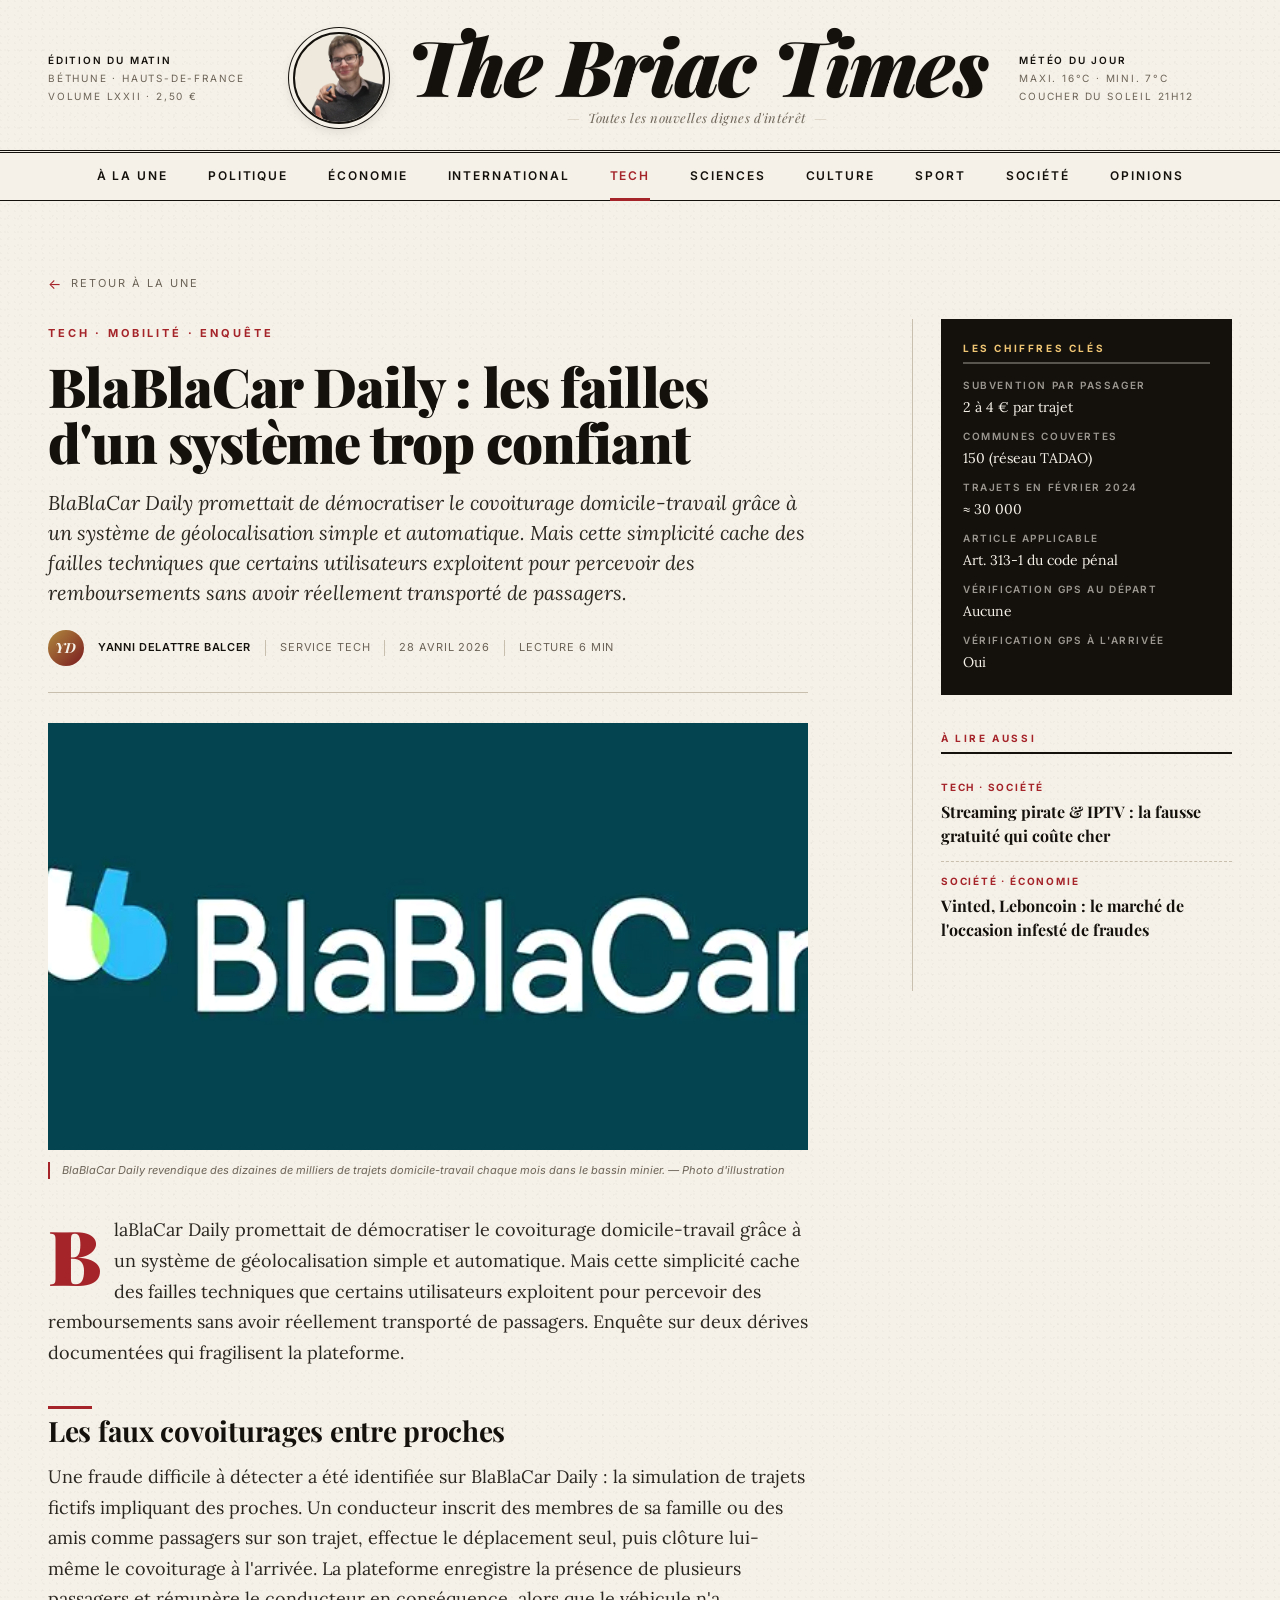
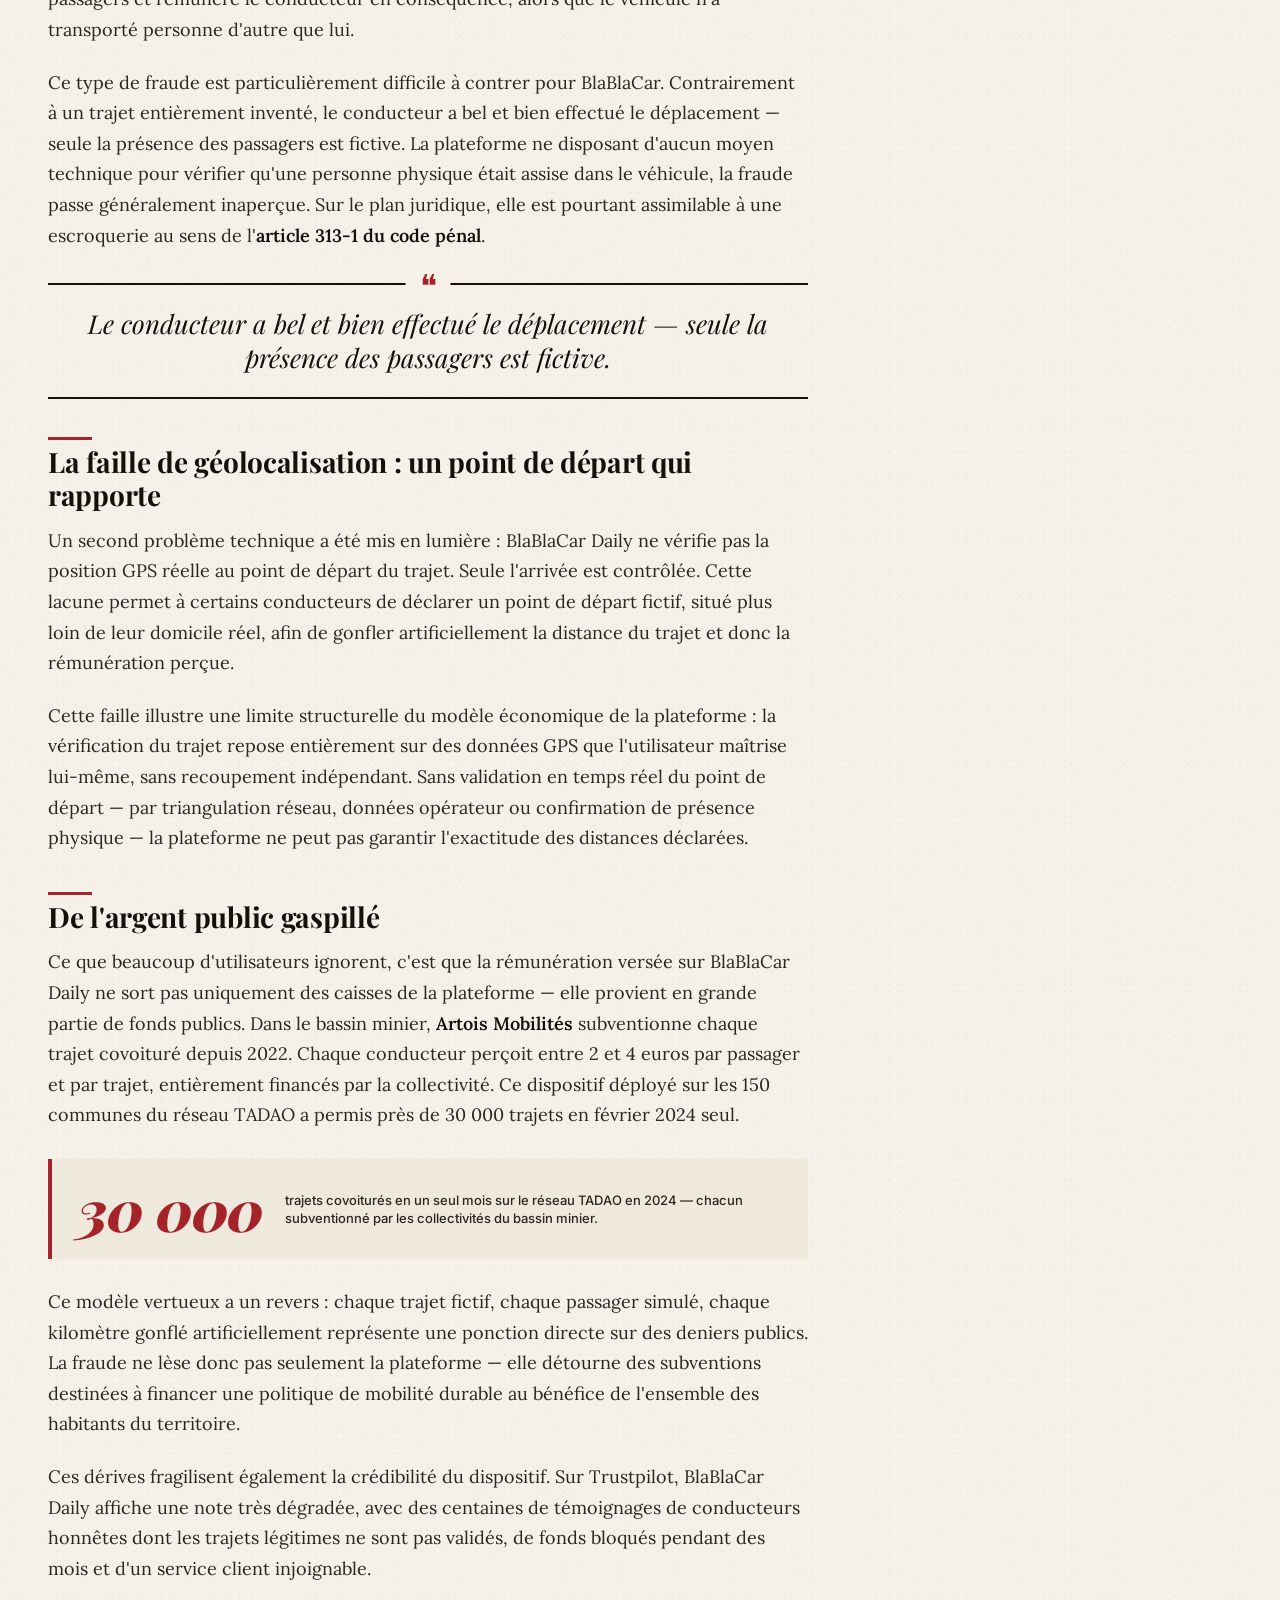
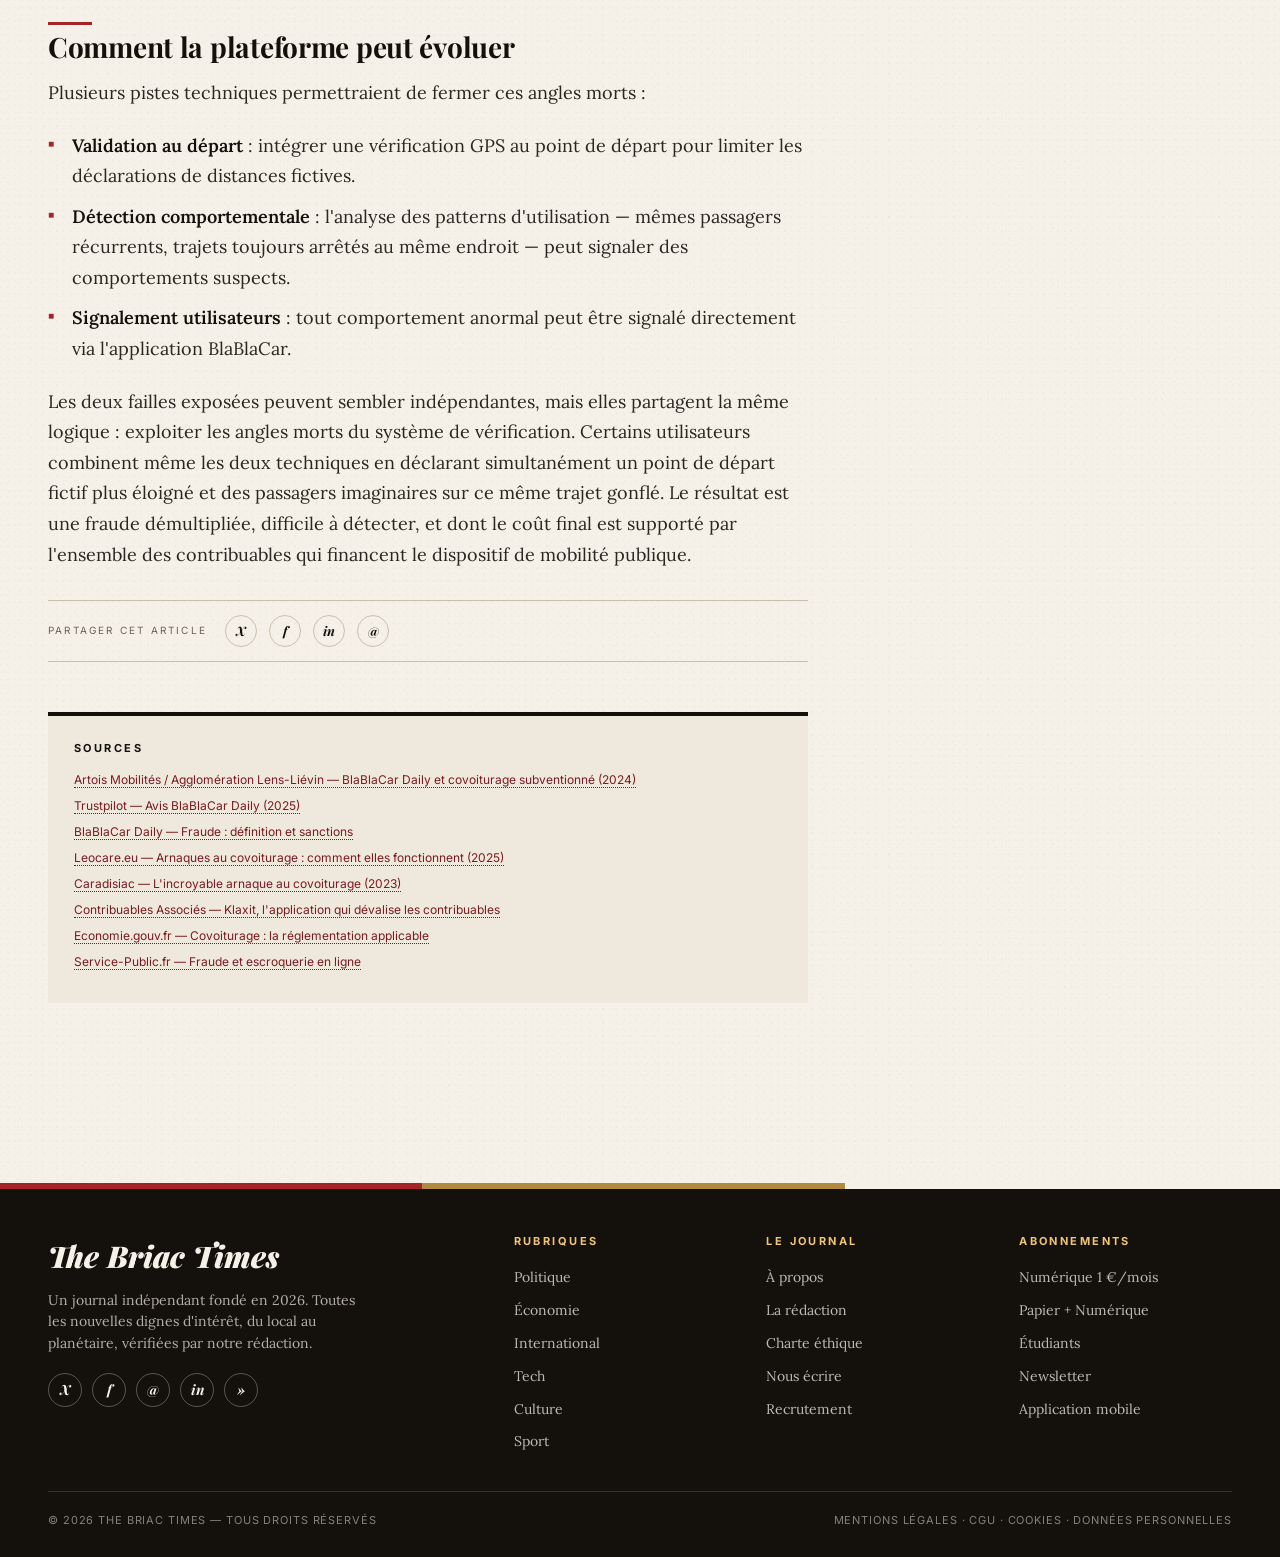
<file: articles/blablacar.html>
<!DOCTYPE html>
<html lang="fr">
<head>
<meta charset="UTF-8">
<meta name="viewport" content="width=device-width, initial-scale=1.0">
<title>BlaBlaCar Daily : les failles d'un système trop confiant — The Briac Times</title>
<link rel="preconnect" href="https://fonts.googleapis.com">
<link rel="preconnect" href="https://fonts.gstatic.com" crossorigin>
<link href="https://fonts.googleapis.com/css2?family=Playfair+Display:ital,wght@0,400;0,700;0,900;1,400;1,700&family=Lora:ital,wght@0,400;0,500;0,600;0,700;1,400&family=Inter:wght@400;500;600;700&display=swap" rel="stylesheet">
<link rel="stylesheet" href="../assets/style.css">
</head>
<body>

<header class="masthead">
  <div class="container">
    <div class="masthead-grid">
      <div class="masthead-meta">
        <strong>Édition du matin</strong>
        Béthune · Hauts-de-France<br>
        Volume LXXII · 2,50 €
      </div>
      <div class="masthead-title">
        <div class="logo-frame">
          <a href="../index.html"><img src="../assets/logo.png" alt="The Briac Times - Logo"></a>
        </div>
        <div class="title-block">
          <h1><a href="../index.html" style="color:inherit;text-decoration:none;">The Briac Times</a></h1>
          <div class="tagline">Toutes les nouvelles dignes d'intérêt</div>
        </div>
      </div>
      <div class="masthead-meta right">
        <strong>Météo du jour</strong>
        Maxi. 16°C · Mini. 7°C<br>
        Coucher du soleil 21h12
      </div>
    </div>
  </div>
</header>

<nav class="primary">
  <div class="container">
    <a href="../index.html">À la une</a>
    <a href="#">Politique</a>
    <a href="#">Économie</a>
    <a href="#">International</a>
    <a href="#" class="active">Tech</a>
    <a href="#">Sciences</a>
    <a href="#">Culture</a>
    <a href="#">Sport</a>
    <a href="#">Société</a>
    <a href="#">Opinions</a>
  </div>
</nav>

<main>
  <div class="container">
    <article class="article-page fade-in">
      <a href="../index.html" class="back-link">Retour à la une</a>

      <div class="article-page-grid">
        <div class="article-main">
          <header class="article-header">
            <span class="category-tag">Tech · Mobilité · Enquête</span>
            <h1>BlaBlaCar Daily : les failles d'un système trop confiant</h1>
            <p class="deck">BlaBlaCar Daily promettait de démocratiser le covoiturage domicile-travail grâce à un système de géolocalisation simple et automatique. Mais cette simplicité cache des failles techniques que certains utilisateurs exploitent pour percevoir des remboursements sans avoir réellement transporté de passagers.</p>
            <div class="article-meta">
              <div class="author-bubble">YD</div>
              <span class="author-name">Yanni Delattre Balcer</span>
              <span class="meta-divider"></span>
              <span>Service Tech</span>
              <span class="meta-divider"></span>
              <span>28 avril 2026</span>
              <span class="meta-divider"></span>
              <span>Lecture 6 min</span>
            </div>
          </header>

          <figure class="article-hero">
            <img src="../assets/articles/blablacar-article.webp" alt="Logo BlaBlaCar">
          </figure>
          <p class="article-hero-caption">BlaBlaCar Daily revendique des dizaines de milliers de trajets domicile-travail chaque mois dans le bassin minier. — Photo d'illustration</p>

          <div class="article-body">
            <p>BlaBlaCar Daily promettait de démocratiser le covoiturage domicile-travail grâce à un système de géolocalisation simple et automatique. Mais cette simplicité cache des failles techniques que certains utilisateurs exploitent pour percevoir des remboursements sans avoir réellement transporté de passagers. Enquête sur deux dérives documentées qui fragilisent la plateforme.</p>

            <h2>Les faux covoiturages entre proches</h2>

            <p>Une fraude difficile à détecter a été identifiée sur BlaBlaCar Daily : la simulation de trajets fictifs impliquant des proches. Un conducteur inscrit des membres de sa famille ou des amis comme passagers sur son trajet, effectue le déplacement seul, puis clôture lui-même le covoiturage à l'arrivée. La plateforme enregistre la présence de plusieurs passagers et rémunère le conducteur en conséquence, alors que le véhicule n'a transporté personne d'autre que lui.</p>

            <p>Ce type de fraude est particulièrement difficile à contrer pour BlaBlaCar. Contrairement à un trajet entièrement inventé, le conducteur a bel et bien effectué le déplacement — seule la présence des passagers est fictive. La plateforme ne disposant d'aucun moyen technique pour vérifier qu'une personne physique était assise dans le véhicule, la fraude passe généralement inaperçue. Sur le plan juridique, elle est pourtant assimilable à une escroquerie au sens de l'<strong>article 313-1 du code pénal</strong>.</p>

            <blockquote class="pull-quote">Le conducteur a bel et bien effectué le déplacement — seule la présence des passagers est fictive.</blockquote>

            <h2>La faille de géolocalisation : un point de départ qui rapporte</h2>

            <p>Un second problème technique a été mis en lumière : BlaBlaCar Daily ne vérifie pas la position GPS réelle au point de départ du trajet. Seule l'arrivée est contrôlée. Cette lacune permet à certains conducteurs de déclarer un point de départ fictif, situé plus loin de leur domicile réel, afin de gonfler artificiellement la distance du trajet et donc la rémunération perçue.</p>

            <p>Cette faille illustre une limite structurelle du modèle économique de la plateforme : la vérification du trajet repose entièrement sur des données GPS que l'utilisateur maîtrise lui-même, sans recoupement indépendant. Sans validation en temps réel du point de départ — par triangulation réseau, données opérateur ou confirmation de présence physique — la plateforme ne peut pas garantir l'exactitude des distances déclarées.</p>

            <h2>De l'argent public gaspillé</h2>

            <p>Ce que beaucoup d'utilisateurs ignorent, c'est que la rémunération versée sur BlaBlaCar Daily ne sort pas uniquement des caisses de la plateforme — elle provient en grande partie de fonds publics. Dans le bassin minier, <strong>Artois Mobilités</strong> subventionne chaque trajet covoituré depuis 2022. Chaque conducteur perçoit entre 2 et 4 euros par passager et par trajet, entièrement financés par la collectivité. Ce dispositif déployé sur les 150 communes du réseau TADAO a permis près de 30 000 trajets en février 2024 seul.</p>

            <div class="key-figure">
              <div class="figure-number">30 000</div>
              <div class="figure-label">trajets covoiturés en un seul mois sur le réseau TADAO en 2024 — chacun subventionné par les collectivités du bassin minier.</div>
            </div>

            <p>Ce modèle vertueux a un revers : chaque trajet fictif, chaque passager simulé, chaque kilomètre gonflé artificiellement représente une ponction directe sur des deniers publics. La fraude ne lèse donc pas seulement la plateforme — elle détourne des subventions destinées à financer une politique de mobilité durable au bénéfice de l'ensemble des habitants du territoire.</p>

            <p>Ces dérives fragilisent également la crédibilité du dispositif. Sur Trustpilot, BlaBlaCar Daily affiche une note très dégradée, avec des centaines de témoignages de conducteurs honnêtes dont les trajets légitimes ne sont pas validés, de fonds bloqués pendant des mois et d'un service client injoignable.</p>

            <h2>Comment la plateforme peut évoluer</h2>

            <p>Plusieurs pistes techniques permettraient de fermer ces angles morts :</p>

            <ul>
              <li><strong>Validation au départ</strong> : intégrer une vérification GPS au point de départ pour limiter les déclarations de distances fictives.</li>
              <li><strong>Détection comportementale</strong> : l'analyse des patterns d'utilisation — mêmes passagers récurrents, trajets toujours arrêtés au même endroit — peut signaler des comportements suspects.</li>
              <li><strong>Signalement utilisateurs</strong> : tout comportement anormal peut être signalé directement via l'application BlaBlaCar.</li>
            </ul>

            <p>Les deux failles exposées peuvent sembler indépendantes, mais elles partagent la même logique : exploiter les angles morts du système de vérification. Certains utilisateurs combinent même les deux techniques en déclarant simultanément un point de départ fictif plus éloigné et des passagers imaginaires sur ce même trajet gonflé. Le résultat est une fraude démultipliée, difficile à détecter, et dont le coût final est supporté par l'ensemble des contribuables qui financent le dispositif de mobilité publique.</p>
          </div>

          <div class="share-bar">
            <span class="share-label">Partager cet article</span>
            <a href="#" title="X">X</a>
            <a href="#" title="Facebook">f</a>
            <a href="#" title="LinkedIn">in</a>
            <a href="#" title="Email">@</a>
          </div>

          <div class="article-sources">
            <h4>Sources</h4>
            <ul>
              <li><a href="https://mag.agglo-lenslievin.fr" target="_blank" rel="noopener">Artois Mobilités / Agglomération Lens-Liévin — BlaBlaCar Daily et covoiturage subventionné (2024)</a></li>
              <li><a href="https://fr.trustpilot.com/review/blablacardaily.com" target="_blank" rel="noopener">Trustpilot — Avis BlaBlaCar Daily (2025)</a></li>
              <li><a href="https://blablalines-support.zendesk.com/hc/fr/articles/11127602284445-Fraude-D%C3%A9finition-et-sanctions" target="_blank" rel="noopener">BlaBlaCar Daily — Fraude : définition et sanctions</a></li>
              <li><a href="https://leocare.eu/fr/blog/arnaque-blablacar" target="_blank" rel="noopener">Leocare.eu — Arnaques au covoiturage : comment elles fonctionnent (2025)</a></li>
              <li><a href="https://www.caradisiac.com/l-incroyable-arnaque-au-covoiturage-201453.htm" target="_blank" rel="noopener">Caradisiac — L'incroyable arnaque au covoiturage (2023)</a></li>
              <li><a href="https://contribuablesassocies.org/2023/05/02/klaxit-l-application-de-covoiturage-qui-devalise-les-contribuables/" target="_blank" rel="noopener">Contribuables Associés — Klaxit, l'application qui dévalise les contribuables</a></li>
              <li><a href="https://www.economie.gouv.fr/dgccrf/les-fiches-pratiques/covoiturage-la-reglementation-applicable" target="_blank" rel="noopener">Economie.gouv.fr — Covoiturage : la réglementation applicable</a></li>
              <li><a href="https://service-public.gouv.fr/particuliers/vosdroits/F34000" target="_blank" rel="noopener">Service-Public.fr — Fraude et escroquerie en ligne</a></li>
            </ul>
          </div>
        </div>

        <aside class="article-aside">
          <div class="aside-block factbox">
            <h4>Les chiffres clés</h4>
            <dl>
              <dt>Subvention par passager</dt>
              <dd>2 à 4 € par trajet</dd>
              <dt>Communes couvertes</dt>
              <dd>150 (réseau TADAO)</dd>
              <dt>Trajets en février 2024</dt>
              <dd>≈ 30 000</dd>
              <dt>Article applicable</dt>
              <dd>Art. 313-1 du code pénal</dd>
              <dt>Vérification GPS au départ</dt>
              <dd>Aucune</dd>
              <dt>Vérification GPS à l'arrivée</dt>
              <dd>Oui</dd>
            </dl>
          </div>

          <div class="aside-block">
            <h4>À lire aussi</h4>
            <a href="streaming.html" class="related-item">
              <span class="tag">Tech · Société</span>
              <span class="related-title">Streaming pirate &amp; IPTV : la fausse gratuité qui coûte cher</span>
            </a>
            <a href="marketplace.html" class="related-item">
              <span class="tag">Société · Économie</span>
              <span class="related-title">Vinted, Leboncoin : le marché de l'occasion infesté de fraudes</span>
            </a>
          </div>
        </aside>
      </div>
    </article>
  </div>
</main>

<footer>
  <div class="container">
    <div class="footer-grid">
      <div class="footer-brand">
        <h2>The Briac Times</h2>
        <p>Un journal indépendant fondé en 2026. Toutes les nouvelles dignes d'intérêt, du local au planétaire, vérifiées par notre rédaction.</p>
        <div class="socials">
          <a href="#" title="X">X</a>
          <a href="#" title="Facebook">f</a>
          <a href="#" title="Instagram">@</a>
          <a href="#" title="LinkedIn">in</a>
          <a href="#" title="RSS">»</a>
        </div>
      </div>
      <div class="footer-col">
        <h4>Rubriques</h4>
        <ul>
          <li><a href="#">Politique</a></li>
          <li><a href="#">Économie</a></li>
          <li><a href="#">International</a></li>
          <li><a href="#">Tech</a></li>
          <li><a href="#">Culture</a></li>
          <li><a href="#">Sport</a></li>
        </ul>
      </div>
      <div class="footer-col">
        <h4>Le journal</h4>
        <ul>
          <li><a href="#">À propos</a></li>
          <li><a href="#">La rédaction</a></li>
          <li><a href="#">Charte éthique</a></li>
          <li><a href="#">Nous écrire</a></li>
          <li><a href="#">Recrutement</a></li>
        </ul>
      </div>
      <div class="footer-col">
        <h4>Abonnements</h4>
        <ul>
          <li><a href="#">Numérique 1 €/mois</a></li>
          <li><a href="#">Papier + Numérique</a></li>
          <li><a href="#">Étudiants</a></li>
          <li><a href="#">Newsletter</a></li>
          <li><a href="#">Application mobile</a></li>
        </ul>
      </div>
    </div>
    <div class="footer-bottom">
      <span>© 2026 The Briac Times — Tous droits réservés</span>
      <span>Mentions légales · CGU · Cookies · Données personnelles</span>
    </div>
  </div>
</footer>

</body>
</html>
</file>
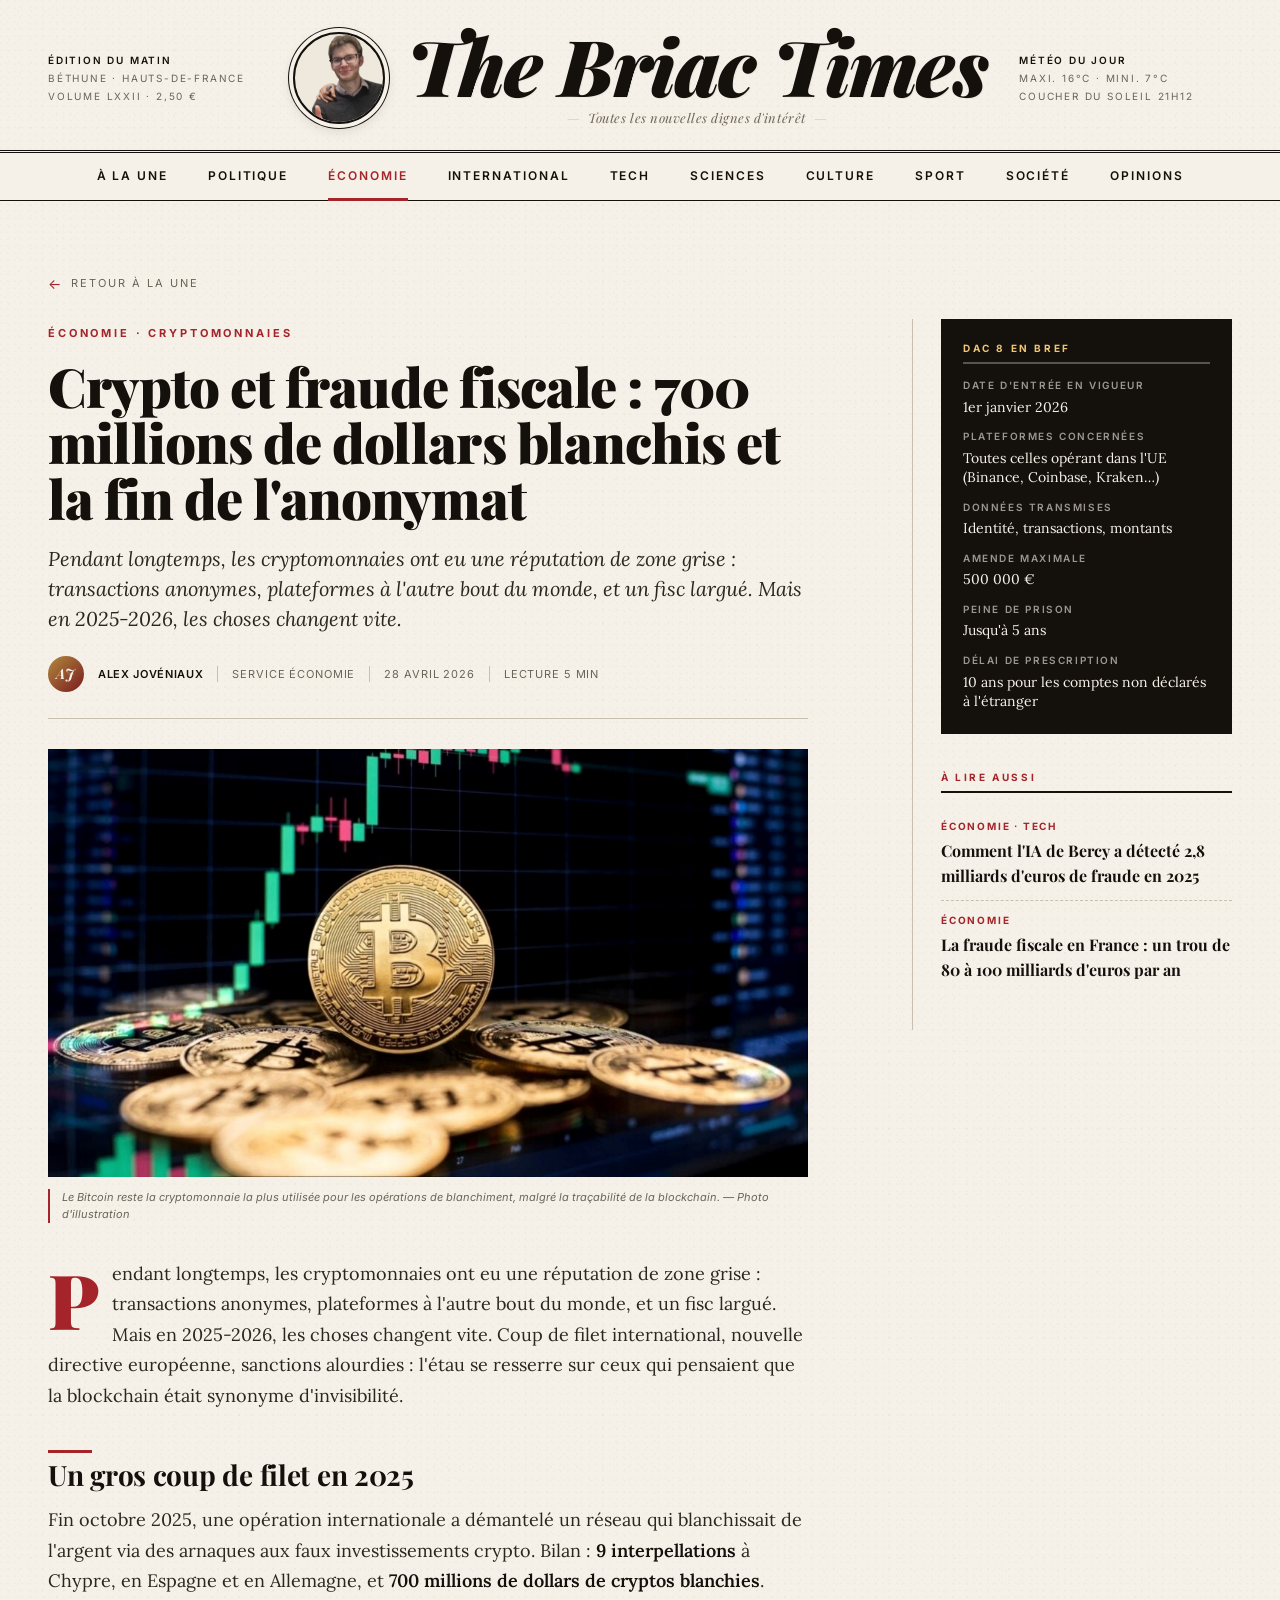
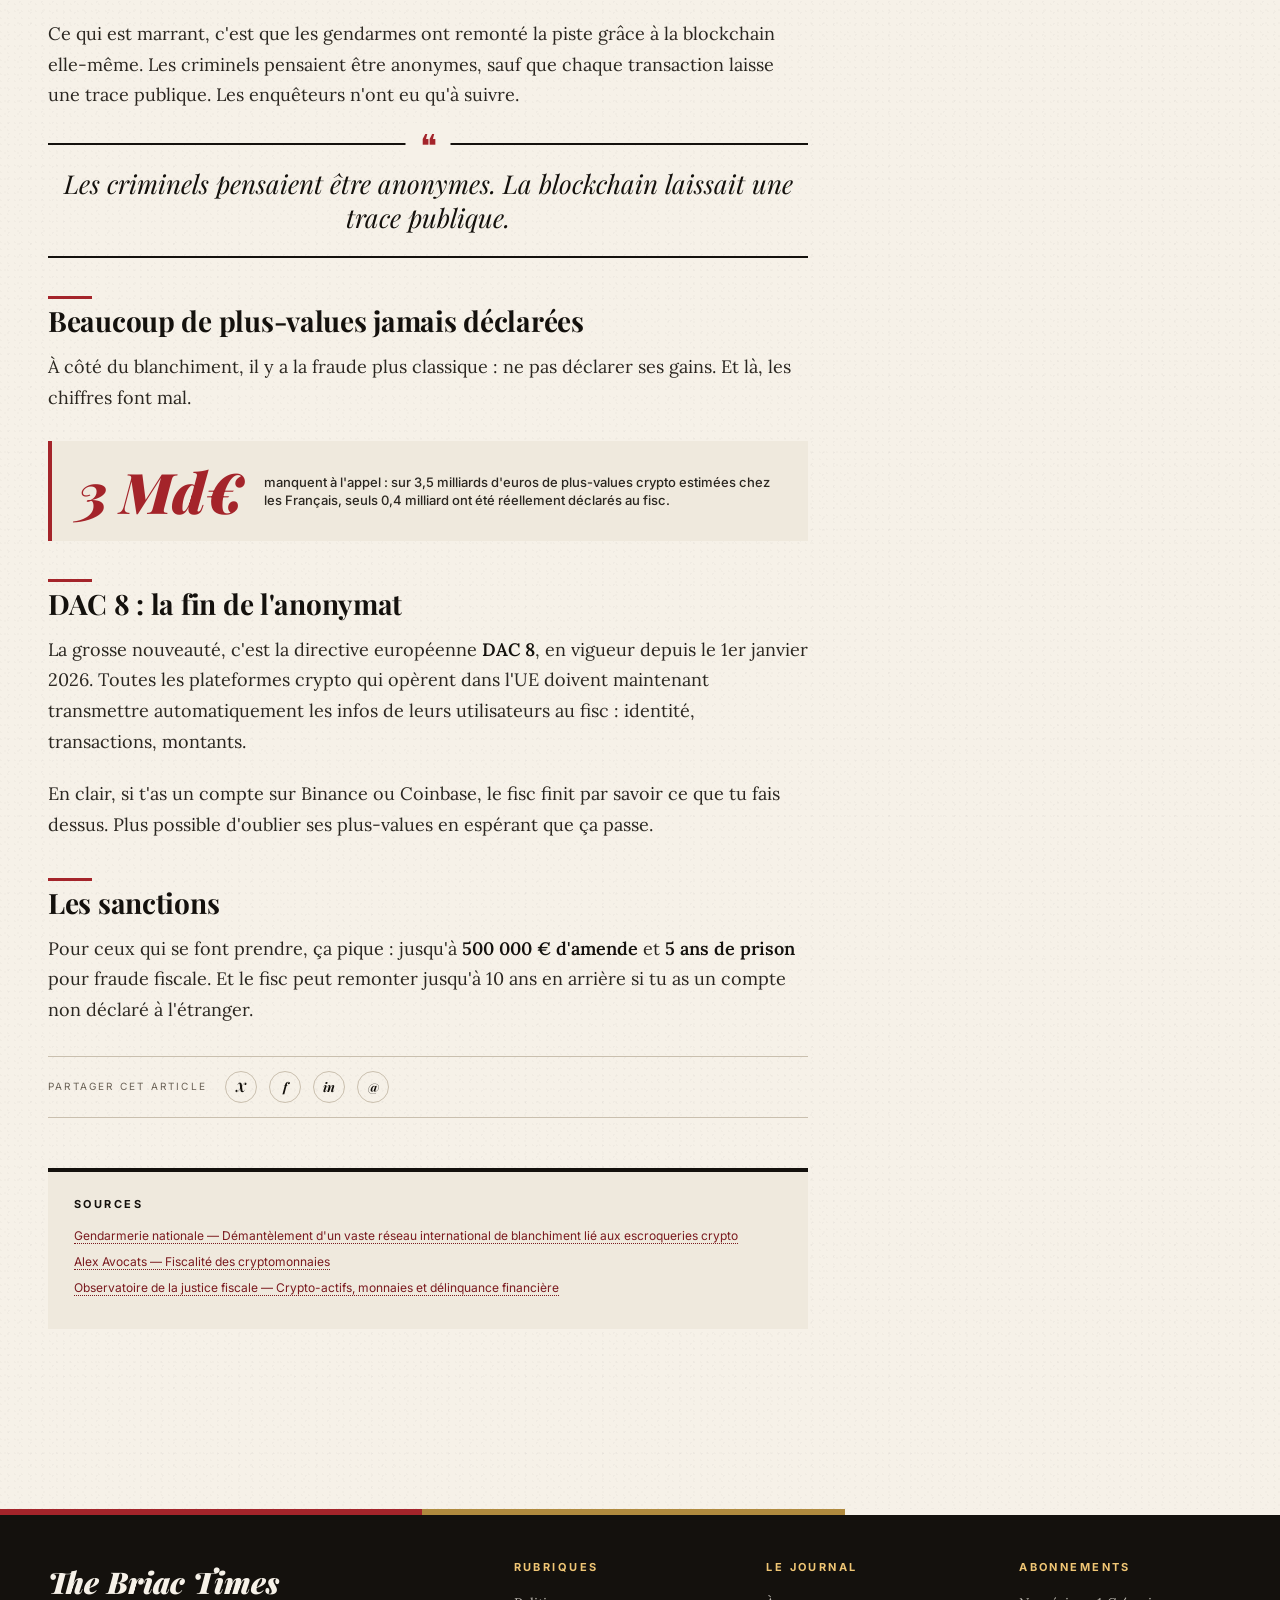
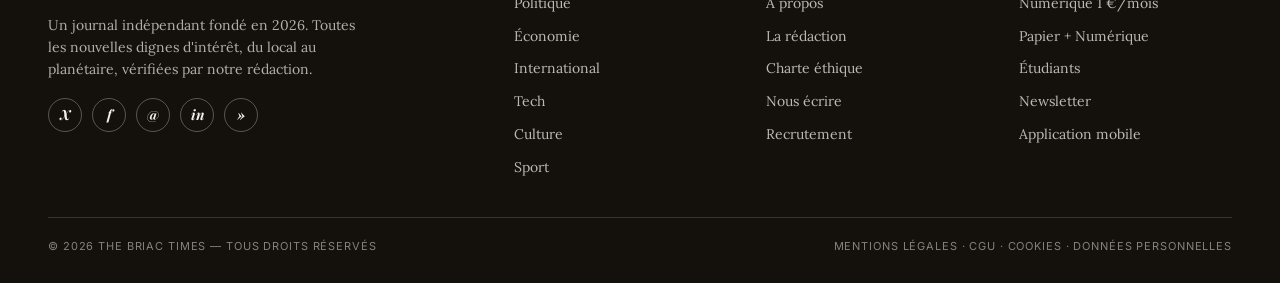
<file: articles/crypto.html>
<!DOCTYPE html>
<html lang="fr">
<head>
<meta charset="UTF-8">
<meta name="viewport" content="width=device-width, initial-scale=1.0">
<title>Crypto et fraude fiscale : 700 millions de dollars blanchis et la fin de l'anonymat — The Briac Times</title>
<link rel="preconnect" href="https://fonts.googleapis.com">
<link rel="preconnect" href="https://fonts.gstatic.com" crossorigin>
<link href="https://fonts.googleapis.com/css2?family=Playfair+Display:ital,wght@0,400;0,700;0,900;1,400;1,700&family=Lora:ital,wght@0,400;0,500;0,600;0,700;1,400&family=Inter:wght@400;500;600;700&display=swap" rel="stylesheet">
<link rel="stylesheet" href="../assets/style.css">
</head>
<body>

<header class="masthead">
  <div class="container">
    <div class="masthead-grid">
      <div class="masthead-meta">
        <strong>Édition du matin</strong>
        Béthune · Hauts-de-France<br>
        Volume LXXII · 2,50 €
      </div>
      <div class="masthead-title">
        <div class="logo-frame">
          <a href="../index.html"><img src="../assets/logo.png" alt="The Briac Times - Logo"></a>
        </div>
        <div class="title-block">
          <h1><a href="../index.html" style="color:inherit;text-decoration:none;">The Briac Times</a></h1>
          <div class="tagline">Toutes les nouvelles dignes d'intérêt</div>
        </div>
      </div>
      <div class="masthead-meta right">
        <strong>Météo du jour</strong>
        Maxi. 16°C · Mini. 7°C<br>
        Coucher du soleil 21h12
      </div>
    </div>
  </div>
</header>

<nav class="primary">
  <div class="container">
    <a href="../index.html">À la une</a>
    <a href="#">Politique</a>
    <a href="#" class="active">Économie</a>
    <a href="#">International</a>
    <a href="#">Tech</a>
    <a href="#">Sciences</a>
    <a href="#">Culture</a>
    <a href="#">Sport</a>
    <a href="#">Société</a>
    <a href="#">Opinions</a>
  </div>
</nav>

<main>
  <div class="container">
    <article class="article-page fade-in">
      <a href="../index.html" class="back-link">Retour à la une</a>

      <div class="article-page-grid">
        <div class="article-main">
          <header class="article-header">
            <span class="category-tag">Économie · Cryptomonnaies</span>
            <h1>Crypto et fraude fiscale : 700 millions de dollars blanchis et la fin de l'anonymat</h1>
            <p class="deck">Pendant longtemps, les cryptomonnaies ont eu une réputation de zone grise : transactions anonymes, plateformes à l'autre bout du monde, et un fisc largué. Mais en 2025-2026, les choses changent vite.</p>
            <div class="article-meta">
              <div class="author-bubble">AJ</div>
              <span class="author-name">Alex Jovéniaux</span>
              <span class="meta-divider"></span>
              <span>Service Économie</span>
              <span class="meta-divider"></span>
              <span>28 avril 2026</span>
              <span class="meta-divider"></span>
              <span>Lecture 5 min</span>
            </div>
          </header>

          <figure class="article-hero">
            <img src="../assets/articles/crypto-article.jpg" alt="Pièces de Bitcoin sur fond de graphique boursier">
          </figure>
          <p class="article-hero-caption">Le Bitcoin reste la cryptomonnaie la plus utilisée pour les opérations de blanchiment, malgré la traçabilité de la blockchain. — Photo d'illustration</p>

          <div class="article-body">
            <p>Pendant longtemps, les cryptomonnaies ont eu une réputation de zone grise : transactions anonymes, plateformes à l'autre bout du monde, et un fisc largué. Mais en 2025-2026, les choses changent vite. Coup de filet international, nouvelle directive européenne, sanctions alourdies : l'étau se resserre sur ceux qui pensaient que la blockchain était synonyme d'invisibilité.</p>

            <h2>Un gros coup de filet en 2025</h2>

            <p>Fin octobre 2025, une opération internationale a démantelé un réseau qui blanchissait de l'argent via des arnaques aux faux investissements crypto. Bilan : <strong>9 interpellations</strong> à Chypre, en Espagne et en Allemagne, et <strong>700 millions de dollars de cryptos blanchies</strong>.</p>

            <p>Ce qui est marrant, c'est que les gendarmes ont remonté la piste grâce à la blockchain elle-même. Les criminels pensaient être anonymes, sauf que chaque transaction laisse une trace publique. Les enquêteurs n'ont eu qu'à suivre.</p>

            <blockquote class="pull-quote">Les criminels pensaient être anonymes. La blockchain laissait une trace publique.</blockquote>

            <h2>Beaucoup de plus-values jamais déclarées</h2>

            <p>À côté du blanchiment, il y a la fraude plus classique : ne pas déclarer ses gains. Et là, les chiffres font mal.</p>

            <div class="key-figure">
              <div class="figure-number">3 Md€</div>
              <div class="figure-label">manquent à l'appel : sur 3,5 milliards d'euros de plus-values crypto estimées chez les Français, seuls 0,4 milliard ont été réellement déclarés au fisc.</div>
            </div>

            <h2>DAC 8 : la fin de l'anonymat</h2>

            <p>La grosse nouveauté, c'est la directive européenne <strong>DAC 8</strong>, en vigueur depuis le 1er janvier 2026. Toutes les plateformes crypto qui opèrent dans l'UE doivent maintenant transmettre automatiquement les infos de leurs utilisateurs au fisc : identité, transactions, montants.</p>

            <p>En clair, si t'as un compte sur Binance ou Coinbase, le fisc finit par savoir ce que tu fais dessus. Plus possible d'oublier ses plus-values en espérant que ça passe.</p>

            <h2>Les sanctions</h2>

            <p>Pour ceux qui se font prendre, ça pique : jusqu'à <strong>500 000 € d'amende</strong> et <strong>5 ans de prison</strong> pour fraude fiscale. Et le fisc peut remonter jusqu'à 10 ans en arrière si tu as un compte non déclaré à l'étranger.</p>
          </div>

          <div class="share-bar">
            <span class="share-label">Partager cet article</span>
            <a href="#" title="X">X</a>
            <a href="#" title="Facebook">f</a>
            <a href="#" title="LinkedIn">in</a>
            <a href="#" title="Email">@</a>
          </div>

          <div class="article-sources">
            <h4>Sources</h4>
            <ul>
              <li><a href="https://www.gendarmerie.interieur.gouv.fr/gendinfo/criminalite-organisee-et-enquetes/2025/demantelement-d-un-vaste-reseau-international-de-blanchiment-lie-a-des-escroqueries-aux-faux-investissements-dans-les-cryptomonnaies" target="_blank" rel="noopener">Gendarmerie nationale — Démantèlement d'un vaste réseau international de blanchiment lié aux escroqueries crypto</a></li>
              <li><a href="https://www.alexavocats.com/ressources/fiscalite-des-cryptomonnaies" target="_blank" rel="noopener">Alex Avocats — Fiscalité des cryptomonnaies</a></li>
              <li><a href="https://obs-justice-fiscale.attac.org/comprendre-la-fiscalite/article/crypto-actifs-monnaies-et-delinquance-financiere" target="_blank" rel="noopener">Observatoire de la justice fiscale — Crypto-actifs, monnaies et délinquance financière</a></li>
            </ul>
          </div>
        </div>

        <aside class="article-aside">
          <div class="aside-block factbox">
            <h4>DAC 8 en bref</h4>
            <dl>
              <dt>Date d'entrée en vigueur</dt>
              <dd>1er janvier 2026</dd>
              <dt>Plateformes concernées</dt>
              <dd>Toutes celles opérant dans l'UE (Binance, Coinbase, Kraken…)</dd>
              <dt>Données transmises</dt>
              <dd>Identité, transactions, montants</dd>
              <dt>Amende maximale</dt>
              <dd>500 000 €</dd>
              <dt>Peine de prison</dt>
              <dd>Jusqu'à 5 ans</dd>
              <dt>Délai de prescription</dt>
              <dd>10 ans pour les comptes non déclarés à l'étranger</dd>
            </dl>
          </div>

          <div class="aside-block">
            <h4>À lire aussi</h4>
            <a href="bercy.html" class="related-item">
              <span class="tag">Économie · Tech</span>
              <span class="related-title">Comment l'IA de Bercy a détecté 2,8 milliards d'euros de fraude en 2025</span>
            </a>
            <a href="fraude.html" class="related-item">
              <span class="tag">Économie</span>
              <span class="related-title">La fraude fiscale en France : un trou de 80 à 100 milliards d'euros par an</span>
            </a>
          </div>
        </aside>
      </div>
    </article>
  </div>
</main>

<footer>
  <div class="container">
    <div class="footer-grid">
      <div class="footer-brand">
        <h2>The Briac Times</h2>
        <p>Un journal indépendant fondé en 2026. Toutes les nouvelles dignes d'intérêt, du local au planétaire, vérifiées par notre rédaction.</p>
        <div class="socials">
          <a href="#" title="X">X</a>
          <a href="#" title="Facebook">f</a>
          <a href="#" title="Instagram">@</a>
          <a href="#" title="LinkedIn">in</a>
          <a href="#" title="RSS">»</a>
        </div>
      </div>
      <div class="footer-col">
        <h4>Rubriques</h4>
        <ul>
          <li><a href="#">Politique</a></li>
          <li><a href="#">Économie</a></li>
          <li><a href="#">International</a></li>
          <li><a href="#">Tech</a></li>
          <li><a href="#">Culture</a></li>
          <li><a href="#">Sport</a></li>
        </ul>
      </div>
      <div class="footer-col">
        <h4>Le journal</h4>
        <ul>
          <li><a href="#">À propos</a></li>
          <li><a href="#">La rédaction</a></li>
          <li><a href="#">Charte éthique</a></li>
          <li><a href="#">Nous écrire</a></li>
          <li><a href="#">Recrutement</a></li>
        </ul>
      </div>
      <div class="footer-col">
        <h4>Abonnements</h4>
        <ul>
          <li><a href="#">Numérique 1 €/mois</a></li>
          <li><a href="#">Papier + Numérique</a></li>
          <li><a href="#">Étudiants</a></li>
          <li><a href="#">Newsletter</a></li>
          <li><a href="#">Application mobile</a></li>
        </ul>
      </div>
    </div>
    <div class="footer-bottom">
      <span>© 2026 The Briac Times — Tous droits réservés</span>
      <span>Mentions légales · CGU · Cookies · Données personnelles</span>
    </div>
  </div>
</footer>

</body>
</html>
</file>
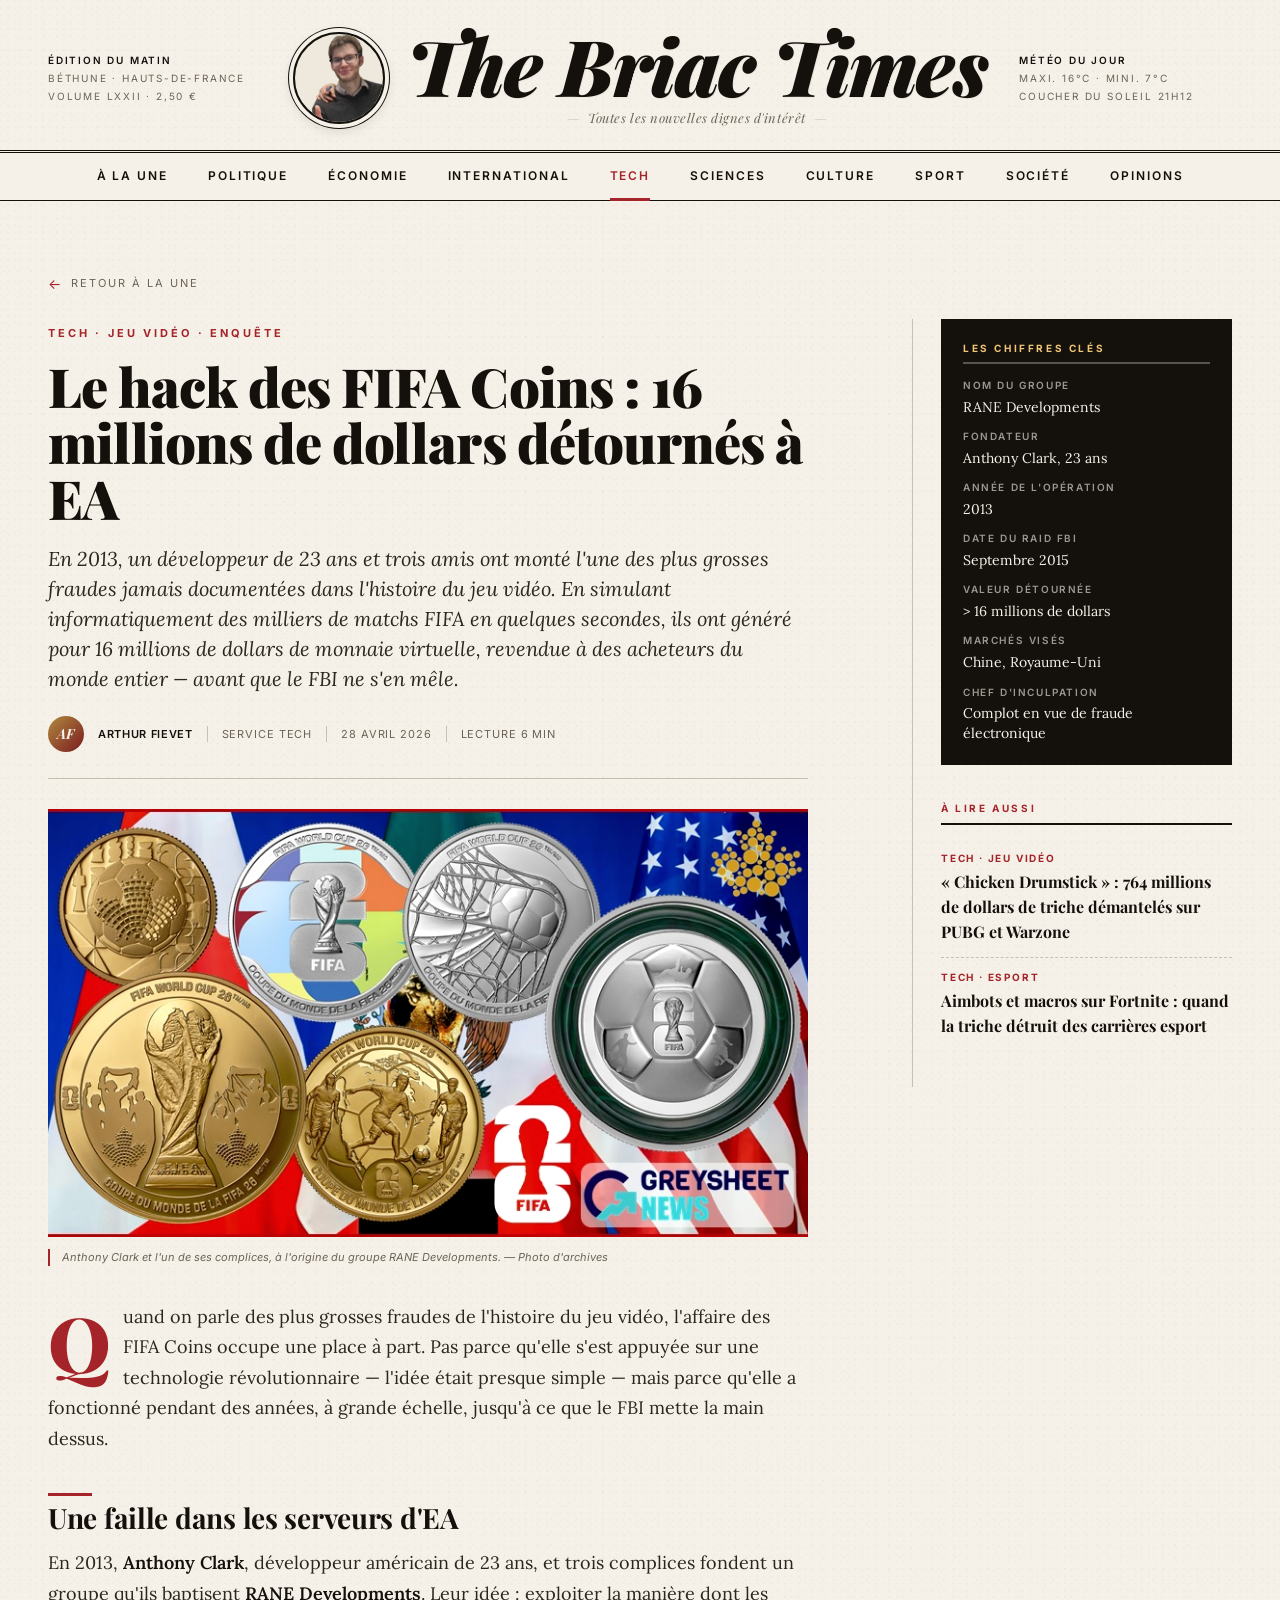
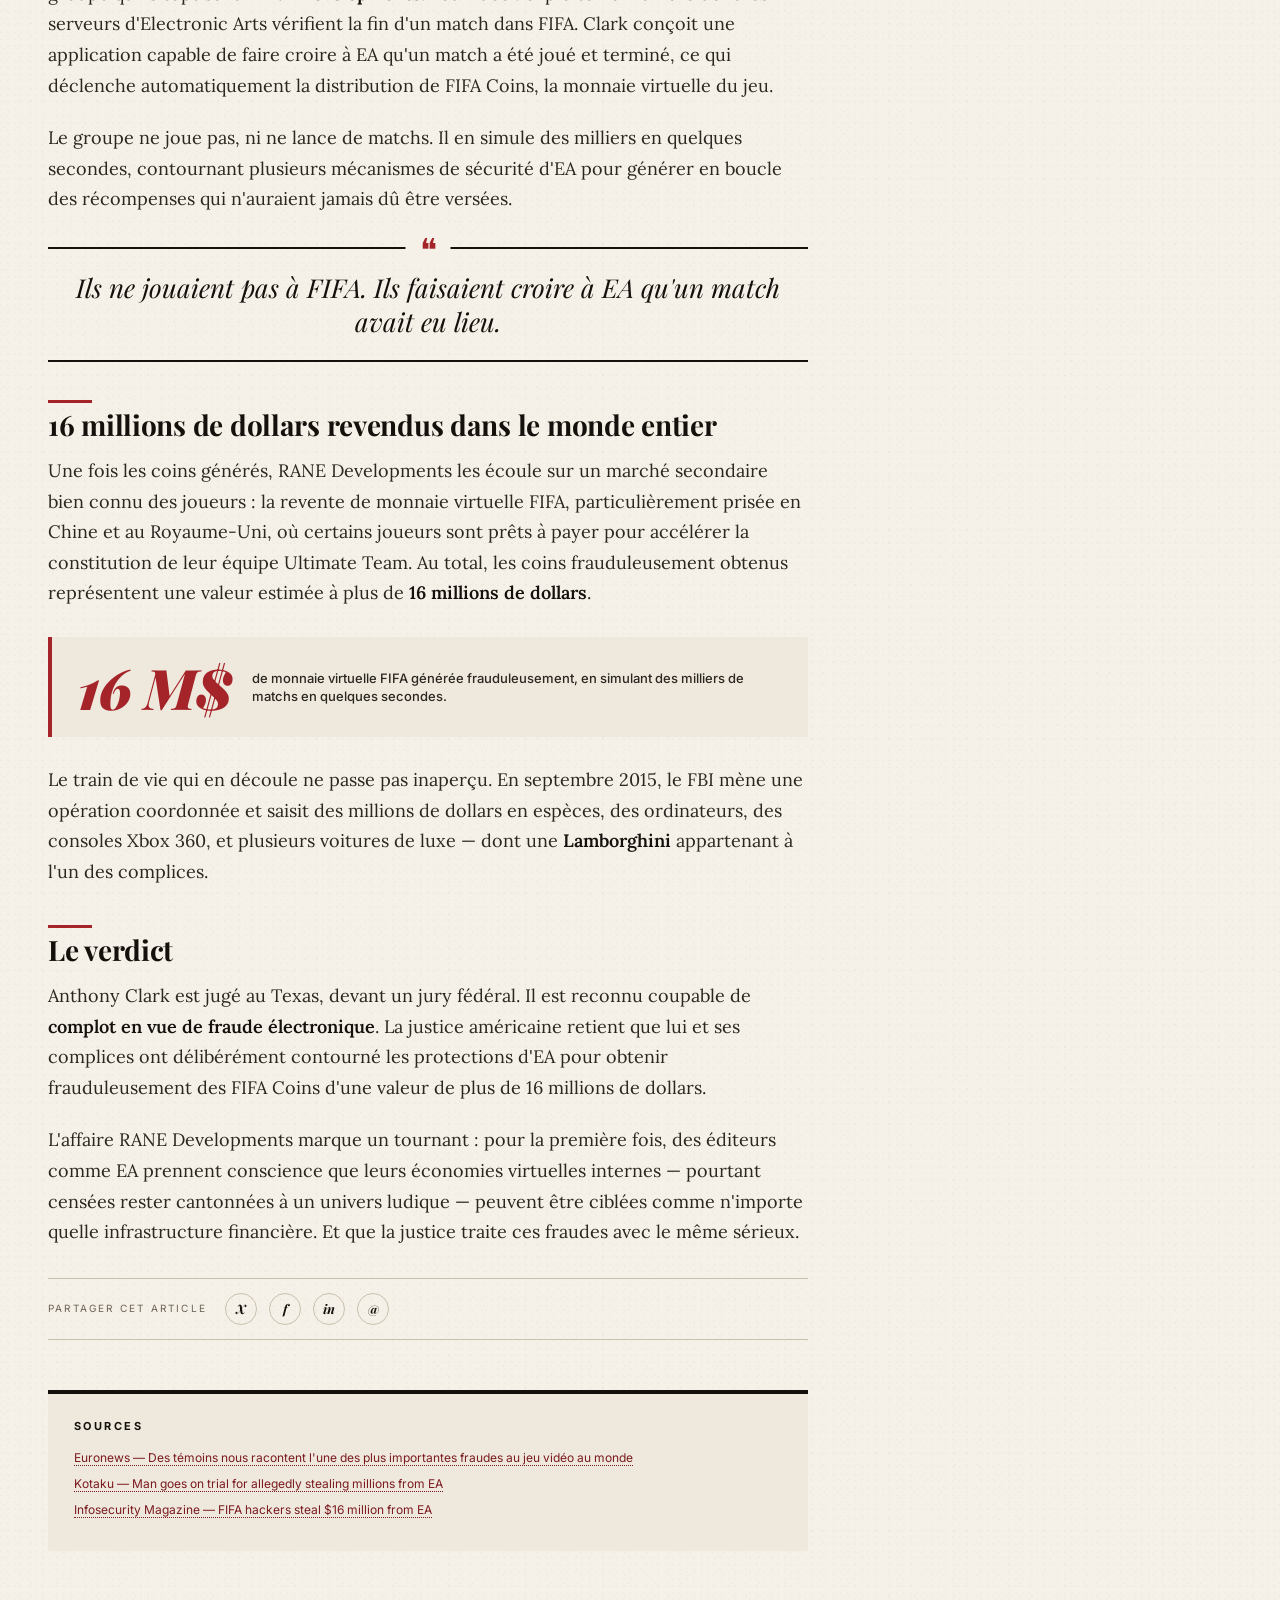
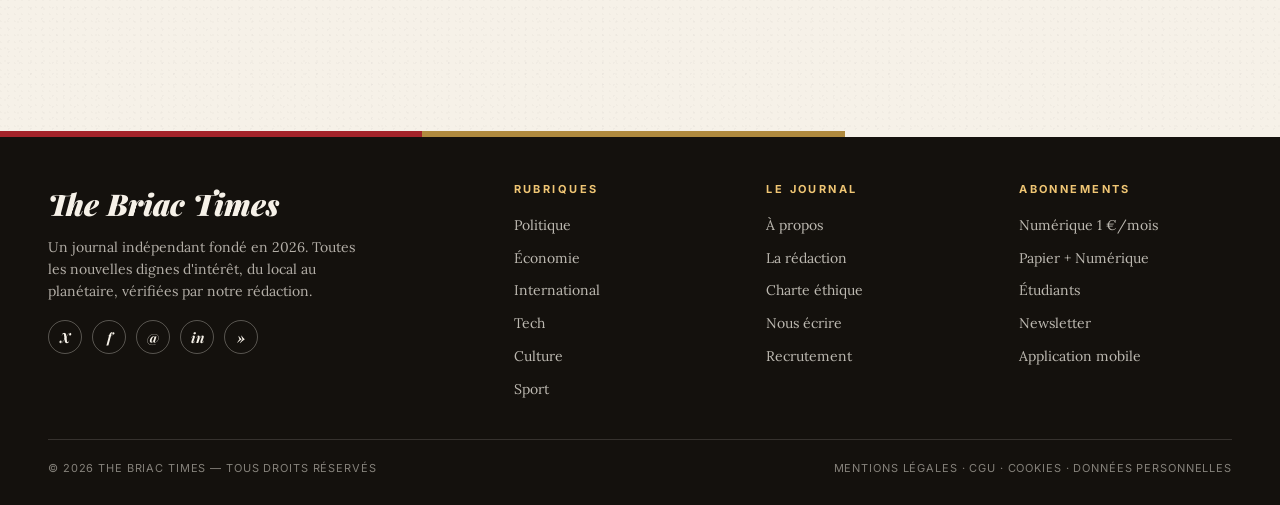
<file: articles/fifa.html>
<!DOCTYPE html>
<html lang="fr">
<head>
<meta charset="UTF-8">
<meta name="viewport" content="width=device-width, initial-scale=1.0">
<title>Le hack des FIFA Coins : 16 millions de dollars détournés à EA — The Briac Times</title>
<link rel="preconnect" href="https://fonts.googleapis.com">
<link rel="preconnect" href="https://fonts.gstatic.com" crossorigin>
<link href="https://fonts.googleapis.com/css2?family=Playfair+Display:ital,wght@0,400;0,700;0,900;1,400;1,700&family=Lora:ital,wght@0,400;0,500;0,600;0,700;1,400&family=Inter:wght@400;500;600;700&display=swap" rel="stylesheet">
<link rel="stylesheet" href="../assets/style.css">
</head>
<body>

<header class="masthead">
  <div class="container">
    <div class="masthead-grid">
      <div class="masthead-meta">
        <strong>Édition du matin</strong>
        Béthune · Hauts-de-France<br>
        Volume LXXII · 2,50 €
      </div>
      <div class="masthead-title">
        <div class="logo-frame">
          <a href="../index.html"><img src="../assets/logo.png" alt="The Briac Times - Logo"></a>
        </div>
        <div class="title-block">
          <h1><a href="../index.html" style="color:inherit;text-decoration:none;">The Briac Times</a></h1>
          <div class="tagline">Toutes les nouvelles dignes d'intérêt</div>
        </div>
      </div>
      <div class="masthead-meta right">
        <strong>Météo du jour</strong>
        Maxi. 16°C · Mini. 7°C<br>
        Coucher du soleil 21h12
      </div>
    </div>
  </div>
</header>

<nav class="primary">
  <div class="container">
    <a href="../index.html">À la une</a>
    <a href="#">Politique</a>
    <a href="#">Économie</a>
    <a href="#">International</a>
    <a href="#" class="active">Tech</a>
    <a href="#">Sciences</a>
    <a href="#">Culture</a>
    <a href="#">Sport</a>
    <a href="#">Société</a>
    <a href="#">Opinions</a>
  </div>
</nav>

<main>
  <div class="container">
    <article class="article-page fade-in">
      <a href="../index.html" class="back-link">Retour à la une</a>

      <div class="article-page-grid">
        <div class="article-main">
          <header class="article-header">
            <span class="category-tag">Tech · Jeu vidéo · Enquête</span>
            <h1>Le hack des FIFA Coins : 16 millions de dollars détournés à EA</h1>
            <p class="deck">En 2013, un développeur de 23 ans et trois amis ont monté l'une des plus grosses fraudes jamais documentées dans l'histoire du jeu vidéo. En simulant informatiquement des milliers de matchs FIFA en quelques secondes, ils ont généré pour 16 millions de dollars de monnaie virtuelle, revendue à des acheteurs du monde entier — avant que le FBI ne s'en mêle.</p>
            <div class="article-meta">
              <div class="author-bubble">AF</div>
              <span class="author-name">Arthur Fievet</span>
              <span class="meta-divider"></span>
              <span>Service Tech</span>
              <span class="meta-divider"></span>
              <span>28 avril 2026</span>
              <span class="meta-divider"></span>
              <span>Lecture 6 min</span>
            </div>
          </header>

          <figure class="article-hero">
            <img src="../assets/articles/fifa-article.jpg" alt="Les membres du groupe RANE Developments à l'origine du hack des FIFA Coins">
          </figure>
          <p class="article-hero-caption">Anthony Clark et l'un de ses complices, à l'origine du groupe RANE Developments. — Photo d'archives</p>

          <div class="article-body">
            <p>Quand on parle des plus grosses fraudes de l'histoire du jeu vidéo, l'affaire des FIFA Coins occupe une place à part. Pas parce qu'elle s'est appuyée sur une technologie révolutionnaire — l'idée était presque simple — mais parce qu'elle a fonctionné pendant des années, à grande échelle, jusqu'à ce que le FBI mette la main dessus.</p>

            <h2>Une faille dans les serveurs d'EA</h2>

            <p>En 2013, <strong>Anthony Clark</strong>, développeur américain de 23 ans, et trois complices fondent un groupe qu'ils baptisent <strong>RANE Developments</strong>. Leur idée : exploiter la manière dont les serveurs d'Electronic Arts vérifient la fin d'un match dans FIFA. Clark conçoit une application capable de faire croire à EA qu'un match a été joué et terminé, ce qui déclenche automatiquement la distribution de FIFA Coins, la monnaie virtuelle du jeu.</p>

            <p>Le groupe ne joue pas, ni ne lance de matchs. Il en simule des milliers en quelques secondes, contournant plusieurs mécanismes de sécurité d'EA pour générer en boucle des récompenses qui n'auraient jamais dû être versées.</p>

            <blockquote class="pull-quote">Ils ne jouaient pas à FIFA. Ils faisaient croire à EA qu'un match avait eu lieu.</blockquote>

            <h2>16 millions de dollars revendus dans le monde entier</h2>

            <p>Une fois les coins générés, RANE Developments les écoule sur un marché secondaire bien connu des joueurs : la revente de monnaie virtuelle FIFA, particulièrement prisée en Chine et au Royaume-Uni, où certains joueurs sont prêts à payer pour accélérer la constitution de leur équipe Ultimate Team. Au total, les coins frauduleusement obtenus représentent une valeur estimée à plus de <strong>16 millions de dollars</strong>.</p>

            <div class="key-figure">
              <div class="figure-number">16 M$</div>
              <div class="figure-label">de monnaie virtuelle FIFA générée frauduleusement, en simulant des milliers de matchs en quelques secondes.</div>
            </div>

            <p>Le train de vie qui en découle ne passe pas inaperçu. En septembre 2015, le FBI mène une opération coordonnée et saisit des millions de dollars en espèces, des ordinateurs, des consoles Xbox 360, et plusieurs voitures de luxe — dont une <strong>Lamborghini</strong> appartenant à l'un des complices.</p>

            <h2>Le verdict</h2>

            <p>Anthony Clark est jugé au Texas, devant un jury fédéral. Il est reconnu coupable de <strong>complot en vue de fraude électronique</strong>. La justice américaine retient que lui et ses complices ont délibérément contourné les protections d'EA pour obtenir frauduleusement des FIFA Coins d'une valeur de plus de 16 millions de dollars.</p>

            <p>L'affaire RANE Developments marque un tournant : pour la première fois, des éditeurs comme EA prennent conscience que leurs économies virtuelles internes — pourtant censées rester cantonnées à un univers ludique — peuvent être ciblées comme n'importe quelle infrastructure financière. Et que la justice traite ces fraudes avec le même sérieux.</p>
          </div>

          <div class="share-bar">
            <span class="share-label">Partager cet article</span>
            <a href="#" title="X">X</a>
            <a href="#" title="Facebook">f</a>
            <a href="#" title="LinkedIn">in</a>
            <a href="#" title="Email">@</a>
          </div>

          <div class="article-sources">
            <h4>Sources</h4>
            <ul>
              <li><a href="https://fr.euronews.com/next/2022/07/09/des-temoins-nous-racontent-lune-des-plus-importantes-fraudes-au-jeu-video-au-monde" target="_blank" rel="noopener">Euronews — Des témoins nous racontent l'une des plus importantes fraudes au jeu vidéo au monde</a></li>
              <li><a href="https://kotaku.com/man-goes-on-trial-for-allegedly-stealing-millions-from-1788948231" target="_blank" rel="noopener">Kotaku — Man goes on trial for allegedly stealing millions from EA</a></li>
              <li><a href="https://www.infosecurity-magazine.com/news/fifa-hackers-steal-16-million-from/" target="_blank" rel="noopener">Infosecurity Magazine — FIFA hackers steal $16 million from EA</a></li>
            </ul>
          </div>
        </div>

        <aside class="article-aside">
          <div class="aside-block factbox">
            <h4>Les chiffres clés</h4>
            <dl>
              <dt>Nom du groupe</dt>
              <dd>RANE Developments</dd>
              <dt>Fondateur</dt>
              <dd>Anthony Clark, 23 ans</dd>
              <dt>Année de l'opération</dt>
              <dd>2013</dd>
              <dt>Date du raid FBI</dt>
              <dd>Septembre 2015</dd>
              <dt>Valeur détournée</dt>
              <dd>&gt; 16 millions de dollars</dd>
              <dt>Marchés visés</dt>
              <dd>Chine, Royaume-Uni</dd>
              <dt>Chef d'inculpation</dt>
              <dd>Complot en vue de fraude électronique</dd>
            </dl>
          </div>

          <div class="aside-block">
            <h4>À lire aussi</h4>
            <a href="pubg.html" class="related-item">
              <span class="tag">Tech · Jeu vidéo</span>
              <span class="related-title">« Chicken Drumstick » : 764 millions de dollars de triche démantelés sur PUBG et Warzone</span>
            </a>
            <a href="fortnite.html" class="related-item">
              <span class="tag">Tech · Esport</span>
              <span class="related-title">Aimbots et macros sur Fortnite : quand la triche détruit des carrières esport</span>
            </a>
          </div>
        </aside>
      </div>
    </article>
  </div>
</main>

<footer>
  <div class="container">
    <div class="footer-grid">
      <div class="footer-brand">
        <h2>The Briac Times</h2>
        <p>Un journal indépendant fondé en 2026. Toutes les nouvelles dignes d'intérêt, du local au planétaire, vérifiées par notre rédaction.</p>
        <div class="socials">
          <a href="#" title="X">X</a>
          <a href="#" title="Facebook">f</a>
          <a href="#" title="Instagram">@</a>
          <a href="#" title="LinkedIn">in</a>
          <a href="#" title="RSS">»</a>
        </div>
      </div>
      <div class="footer-col">
        <h4>Rubriques</h4>
        <ul>
          <li><a href="#">Politique</a></li>
          <li><a href="#">Économie</a></li>
          <li><a href="#">International</a></li>
          <li><a href="#">Tech</a></li>
          <li><a href="#">Culture</a></li>
          <li><a href="#">Sport</a></li>
        </ul>
      </div>
      <div class="footer-col">
        <h4>Le journal</h4>
        <ul>
          <li><a href="#">À propos</a></li>
          <li><a href="#">La rédaction</a></li>
          <li><a href="#">Charte éthique</a></li>
          <li><a href="#">Nous écrire</a></li>
          <li><a href="#">Recrutement</a></li>
        </ul>
      </div>
      <div class="footer-col">
        <h4>Abonnements</h4>
        <ul>
          <li><a href="#">Numérique 1 €/mois</a></li>
          <li><a href="#">Papier + Numérique</a></li>
          <li><a href="#">Étudiants</a></li>
          <li><a href="#">Newsletter</a></li>
          <li><a href="#">Application mobile</a></li>
        </ul>
      </div>
    </div>
    <div class="footer-bottom">
      <span>© 2026 The Briac Times — Tous droits réservés</span>
      <span>Mentions légales · CGU · Cookies · Données personnelles</span>
    </div>
  </div>
</footer>

</body>
</html>
</file>
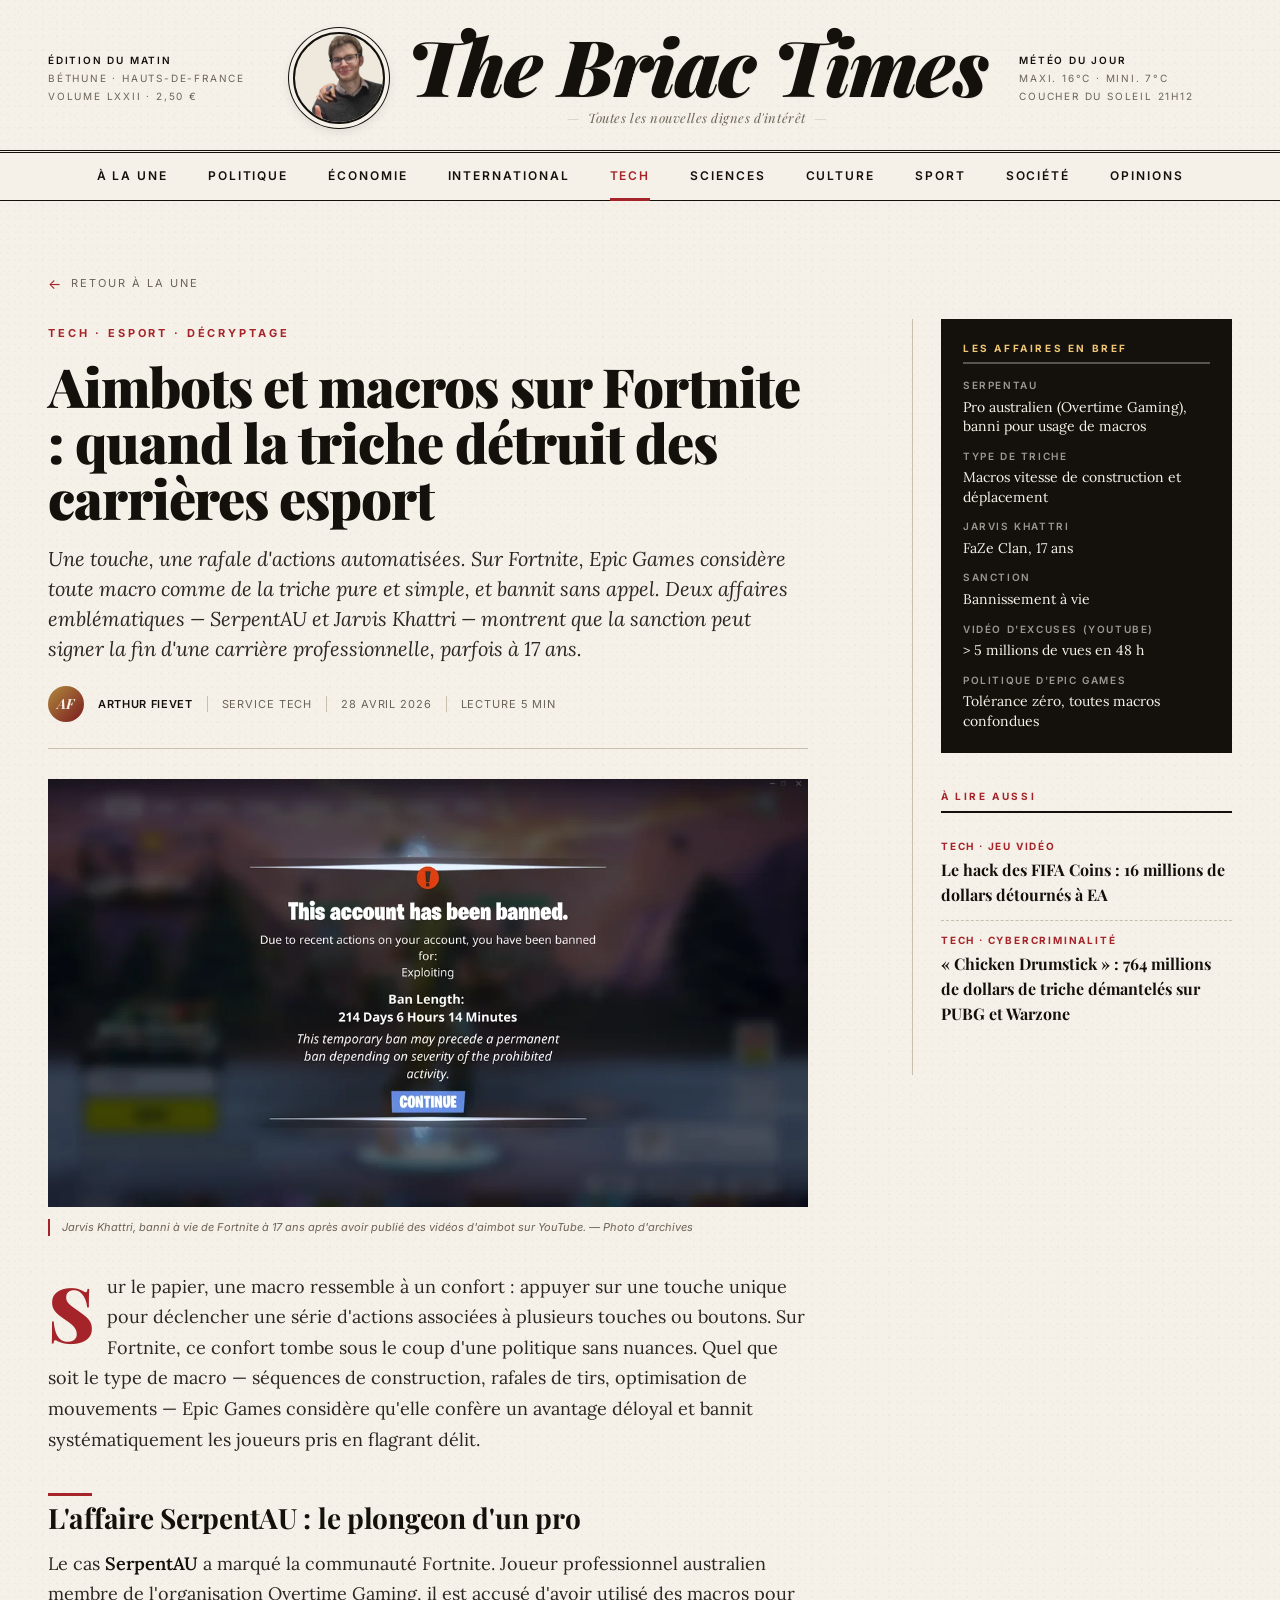
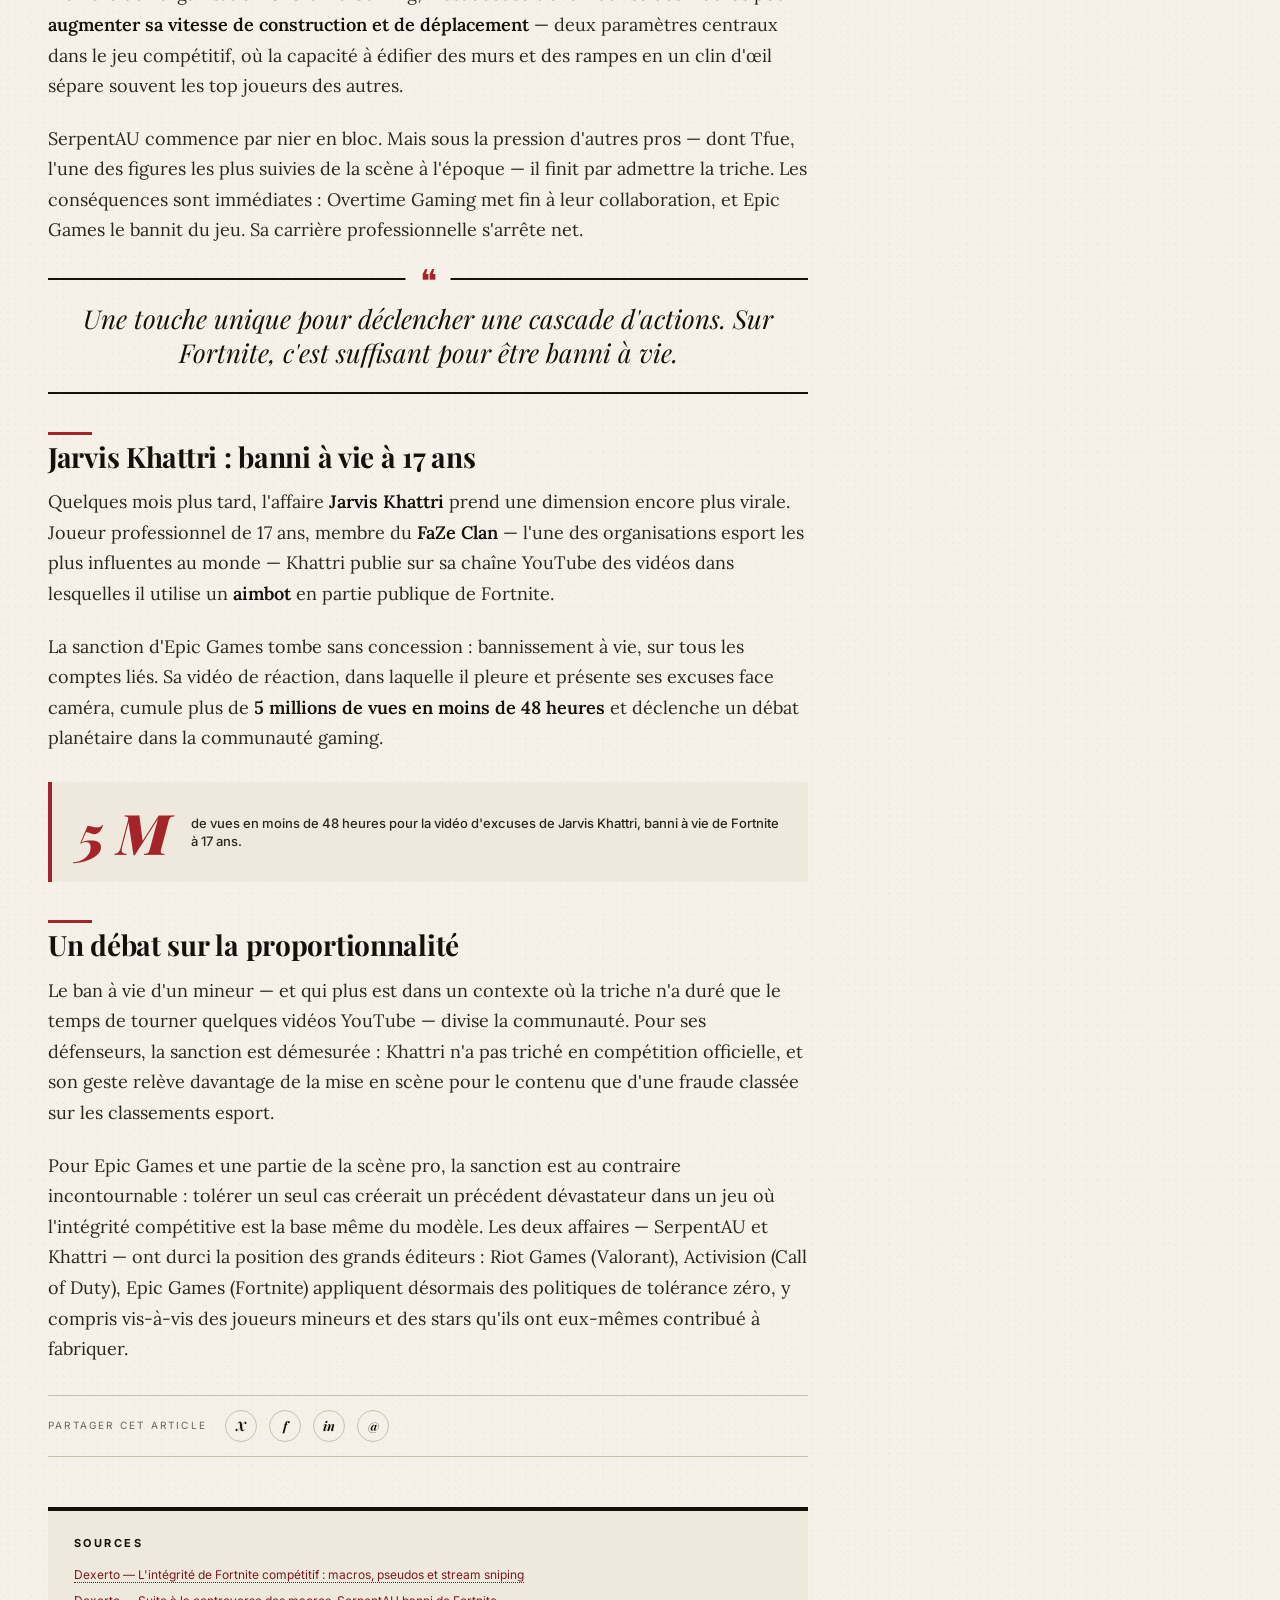
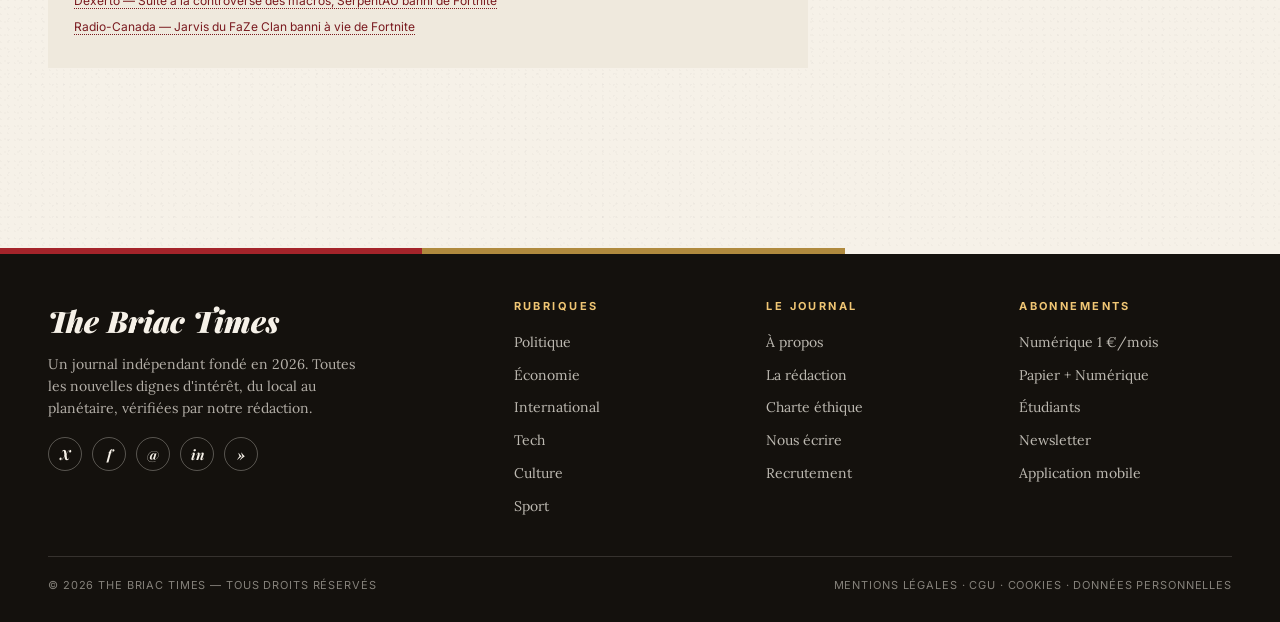
<file: articles/fortnite.html>
<!DOCTYPE html>
<html lang="fr">
<head>
<meta charset="UTF-8">
<meta name="viewport" content="width=device-width, initial-scale=1.0">
<title>Aimbots et macros sur Fortnite : quand la triche détruit des carrières esport — The Briac Times</title>
<link rel="preconnect" href="https://fonts.googleapis.com">
<link rel="preconnect" href="https://fonts.gstatic.com" crossorigin>
<link href="https://fonts.googleapis.com/css2?family=Playfair+Display:ital,wght@0,400;0,700;0,900;1,400;1,700&family=Lora:ital,wght@0,400;0,500;0,600;0,700;1,400&family=Inter:wght@400;500;600;700&display=swap" rel="stylesheet">
<link rel="stylesheet" href="../assets/style.css">
</head>
<body>

<header class="masthead">
  <div class="container">
    <div class="masthead-grid">
      <div class="masthead-meta">
        <strong>Édition du matin</strong>
        Béthune · Hauts-de-France<br>
        Volume LXXII · 2,50 €
      </div>
      <div class="masthead-title">
        <div class="logo-frame">
          <a href="../index.html"><img src="../assets/logo.png" alt="The Briac Times - Logo"></a>
        </div>
        <div class="title-block">
          <h1><a href="../index.html" style="color:inherit;text-decoration:none;">The Briac Times</a></h1>
          <div class="tagline">Toutes les nouvelles dignes d'intérêt</div>
        </div>
      </div>
      <div class="masthead-meta right">
        <strong>Météo du jour</strong>
        Maxi. 16°C · Mini. 7°C<br>
        Coucher du soleil 21h12
      </div>
    </div>
  </div>
</header>

<nav class="primary">
  <div class="container">
    <a href="../index.html">À la une</a>
    <a href="#">Politique</a>
    <a href="#">Économie</a>
    <a href="#">International</a>
    <a href="#" class="active">Tech</a>
    <a href="#">Sciences</a>
    <a href="#">Culture</a>
    <a href="#">Sport</a>
    <a href="#">Société</a>
    <a href="#">Opinions</a>
  </div>
</nav>

<main>
  <div class="container">
    <article class="article-page fade-in">
      <a href="../index.html" class="back-link">Retour à la une</a>

      <div class="article-page-grid">
        <div class="article-main">
          <header class="article-header">
            <span class="category-tag">Tech · Esport · Décryptage</span>
            <h1>Aimbots et macros sur Fortnite : quand la triche détruit des carrières esport</h1>
            <p class="deck">Une touche, une rafale d'actions automatisées. Sur Fortnite, Epic Games considère toute macro comme de la triche pure et simple, et bannit sans appel. Deux affaires emblématiques — SerpentAU et Jarvis Khattri — montrent que la sanction peut signer la fin d'une carrière professionnelle, parfois à 17 ans.</p>
            <div class="article-meta">
              <div class="author-bubble">AF</div>
              <span class="author-name">Arthur Fievet</span>
              <span class="meta-divider"></span>
              <span>Service Tech</span>
              <span class="meta-divider"></span>
              <span>28 avril 2026</span>
              <span class="meta-divider"></span>
              <span>Lecture 5 min</span>
            </div>
          </header>

          <figure class="article-hero">
            <img src="../assets/articles/fortnite-article.jpg" alt="Jarvis Khattri, ancien joueur professionnel du FaZe Clan banni à vie de Fortnite">
          </figure>
          <p class="article-hero-caption">Jarvis Khattri, banni à vie de Fortnite à 17 ans après avoir publié des vidéos d'aimbot sur YouTube. — Photo d'archives</p>

          <div class="article-body">
            <p>Sur le papier, une macro ressemble à un confort : appuyer sur une touche unique pour déclencher une série d'actions associées à plusieurs touches ou boutons. Sur Fortnite, ce confort tombe sous le coup d'une politique sans nuances. Quel que soit le type de macro — séquences de construction, rafales de tirs, optimisation de mouvements — Epic Games considère qu'elle confère un avantage déloyal et bannit systématiquement les joueurs pris en flagrant délit.</p>

            <h2>L'affaire SerpentAU : le plongeon d'un pro</h2>

            <p>Le cas <strong>SerpentAU</strong> a marqué la communauté Fortnite. Joueur professionnel australien membre de l'organisation Overtime Gaming, il est accusé d'avoir utilisé des macros pour <strong>augmenter sa vitesse de construction et de déplacement</strong> — deux paramètres centraux dans le jeu compétitif, où la capacité à édifier des murs et des rampes en un clin d'œil sépare souvent les top joueurs des autres.</p>

            <p>SerpentAU commence par nier en bloc. Mais sous la pression d'autres pros — dont Tfue, l'une des figures les plus suivies de la scène à l'époque — il finit par admettre la triche. Les conséquences sont immédiates : Overtime Gaming met fin à leur collaboration, et Epic Games le bannit du jeu. Sa carrière professionnelle s'arrête net.</p>

            <blockquote class="pull-quote">Une touche unique pour déclencher une cascade d'actions. Sur Fortnite, c'est suffisant pour être banni à vie.</blockquote>

            <h2>Jarvis Khattri : banni à vie à 17 ans</h2>

            <p>Quelques mois plus tard, l'affaire <strong>Jarvis Khattri</strong> prend une dimension encore plus virale. Joueur professionnel de 17 ans, membre du <strong>FaZe Clan</strong> — l'une des organisations esport les plus influentes au monde — Khattri publie sur sa chaîne YouTube des vidéos dans lesquelles il utilise un <strong>aimbot</strong> en partie publique de Fortnite.</p>

            <p>La sanction d'Epic Games tombe sans concession : bannissement à vie, sur tous les comptes liés. Sa vidéo de réaction, dans laquelle il pleure et présente ses excuses face caméra, cumule plus de <strong>5 millions de vues en moins de 48 heures</strong> et déclenche un débat planétaire dans la communauté gaming.</p>

            <div class="key-figure">
              <div class="figure-number">5 M</div>
              <div class="figure-label">de vues en moins de 48 heures pour la vidéo d'excuses de Jarvis Khattri, banni à vie de Fortnite à 17 ans.</div>
            </div>

            <h2>Un débat sur la proportionnalité</h2>

            <p>Le ban à vie d'un mineur — et qui plus est dans un contexte où la triche n'a duré que le temps de tourner quelques vidéos YouTube — divise la communauté. Pour ses défenseurs, la sanction est démesurée : Khattri n'a pas triché en compétition officielle, et son geste relève davantage de la mise en scène pour le contenu que d'une fraude classée sur les classements esport.</p>

            <p>Pour Epic Games et une partie de la scène pro, la sanction est au contraire incontournable : tolérer un seul cas créerait un précédent dévastateur dans un jeu où l'intégrité compétitive est la base même du modèle. Les deux affaires — SerpentAU et Khattri — ont durci la position des grands éditeurs : Riot Games (Valorant), Activision (Call of Duty), Epic Games (Fortnite) appliquent désormais des politiques de tolérance zéro, y compris vis-à-vis des joueurs mineurs et des stars qu'ils ont eux-mêmes contribué à fabriquer.</p>
          </div>

          <div class="share-bar">
            <span class="share-label">Partager cet article</span>
            <a href="#" title="X">X</a>
            <a href="#" title="Facebook">f</a>
            <a href="#" title="LinkedIn">in</a>
            <a href="#" title="Email">@</a>
          </div>

          <div class="article-sources">
            <h4>Sources</h4>
            <ul>
              <li><a href="https://www.dexerto.fr/fortnite/lintegrite-de-fortnite-competitif-macros-pseudos-stream-sniping-1285086/" target="_blank" rel="noopener">Dexerto — L'intégrité de Fortnite compétitif : macros, pseudos et stream sniping</a></li>
              <li><a href="https://www.dexerto.fr/fortnite/suite-a-la-controverse-des-macros-serpentau-a-ete-banni-de-fortnite-1262055/" target="_blank" rel="noopener">Dexerto — Suite à la controverse des macros, SerpentAU banni de Fortnite</a></li>
              <li><a href="https://ici.radio-canada.ca/nouvelle/1377339/fortnite-jarvis-faze-clan-ban-banni-youtubeur-professionnel-aimbot-triche" target="_blank" rel="noopener">Radio-Canada — Jarvis du FaZe Clan banni à vie de Fortnite</a></li>
            </ul>
          </div>
        </div>

        <aside class="article-aside">
          <div class="aside-block factbox">
            <h4>Les affaires en bref</h4>
            <dl>
              <dt>SerpentAU</dt>
              <dd>Pro australien (Overtime Gaming), banni pour usage de macros</dd>
              <dt>Type de triche</dt>
              <dd>Macros vitesse de construction et déplacement</dd>
              <dt>Jarvis Khattri</dt>
              <dd>FaZe Clan, 17 ans</dd>
              <dt>Sanction</dt>
              <dd>Bannissement à vie</dd>
              <dt>Vidéo d'excuses (YouTube)</dt>
              <dd>&gt; 5 millions de vues en 48 h</dd>
              <dt>Politique d'Epic Games</dt>
              <dd>Tolérance zéro, toutes macros confondues</dd>
            </dl>
          </div>

          <div class="aside-block">
            <h4>À lire aussi</h4>
            <a href="fifa.html" class="related-item">
              <span class="tag">Tech · Jeu vidéo</span>
              <span class="related-title">Le hack des FIFA Coins : 16 millions de dollars détournés à EA</span>
            </a>
            <a href="pubg.html" class="related-item">
              <span class="tag">Tech · Cybercriminalité</span>
              <span class="related-title">« Chicken Drumstick » : 764 millions de dollars de triche démantelés sur PUBG et Warzone</span>
            </a>
          </div>
        </aside>
      </div>
    </article>
  </div>
</main>

<footer>
  <div class="container">
    <div class="footer-grid">
      <div class="footer-brand">
        <h2>The Briac Times</h2>
        <p>Un journal indépendant fondé en 2026. Toutes les nouvelles dignes d'intérêt, du local au planétaire, vérifiées par notre rédaction.</p>
        <div class="socials">
          <a href="#" title="X">X</a>
          <a href="#" title="Facebook">f</a>
          <a href="#" title="Instagram">@</a>
          <a href="#" title="LinkedIn">in</a>
          <a href="#" title="RSS">»</a>
        </div>
      </div>
      <div class="footer-col">
        <h4>Rubriques</h4>
        <ul>
          <li><a href="#">Politique</a></li>
          <li><a href="#">Économie</a></li>
          <li><a href="#">International</a></li>
          <li><a href="#">Tech</a></li>
          <li><a href="#">Culture</a></li>
          <li><a href="#">Sport</a></li>
        </ul>
      </div>
      <div class="footer-col">
        <h4>Le journal</h4>
        <ul>
          <li><a href="#">À propos</a></li>
          <li><a href="#">La rédaction</a></li>
          <li><a href="#">Charte éthique</a></li>
          <li><a href="#">Nous écrire</a></li>
          <li><a href="#">Recrutement</a></li>
        </ul>
      </div>
      <div class="footer-col">
        <h4>Abonnements</h4>
        <ul>
          <li><a href="#">Numérique 1 €/mois</a></li>
          <li><a href="#">Papier + Numérique</a></li>
          <li><a href="#">Étudiants</a></li>
          <li><a href="#">Newsletter</a></li>
          <li><a href="#">Application mobile</a></li>
        </ul>
      </div>
    </div>
    <div class="footer-bottom">
      <span>© 2026 The Briac Times — Tous droits réservés</span>
      <span>Mentions légales · CGU · Cookies · Données personnelles</span>
    </div>
  </div>
</footer>

</body>
</html>
</file>
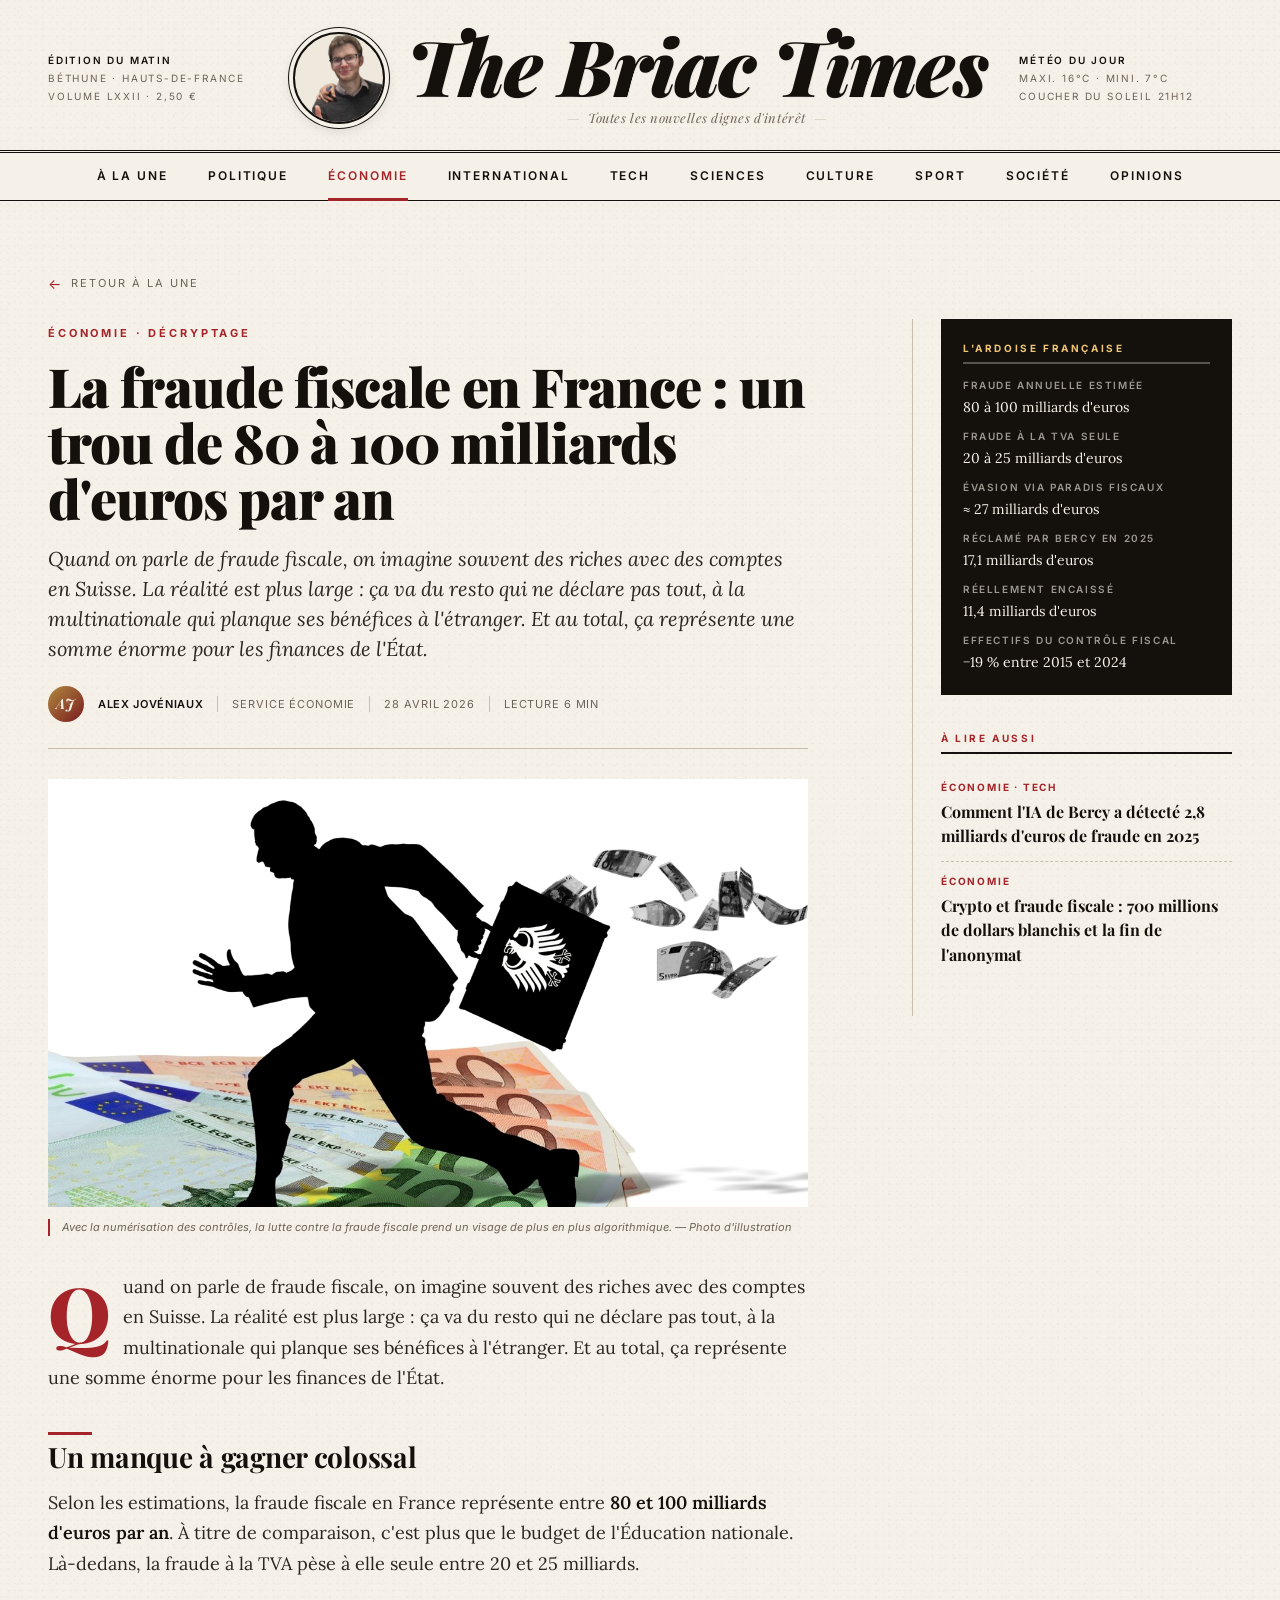
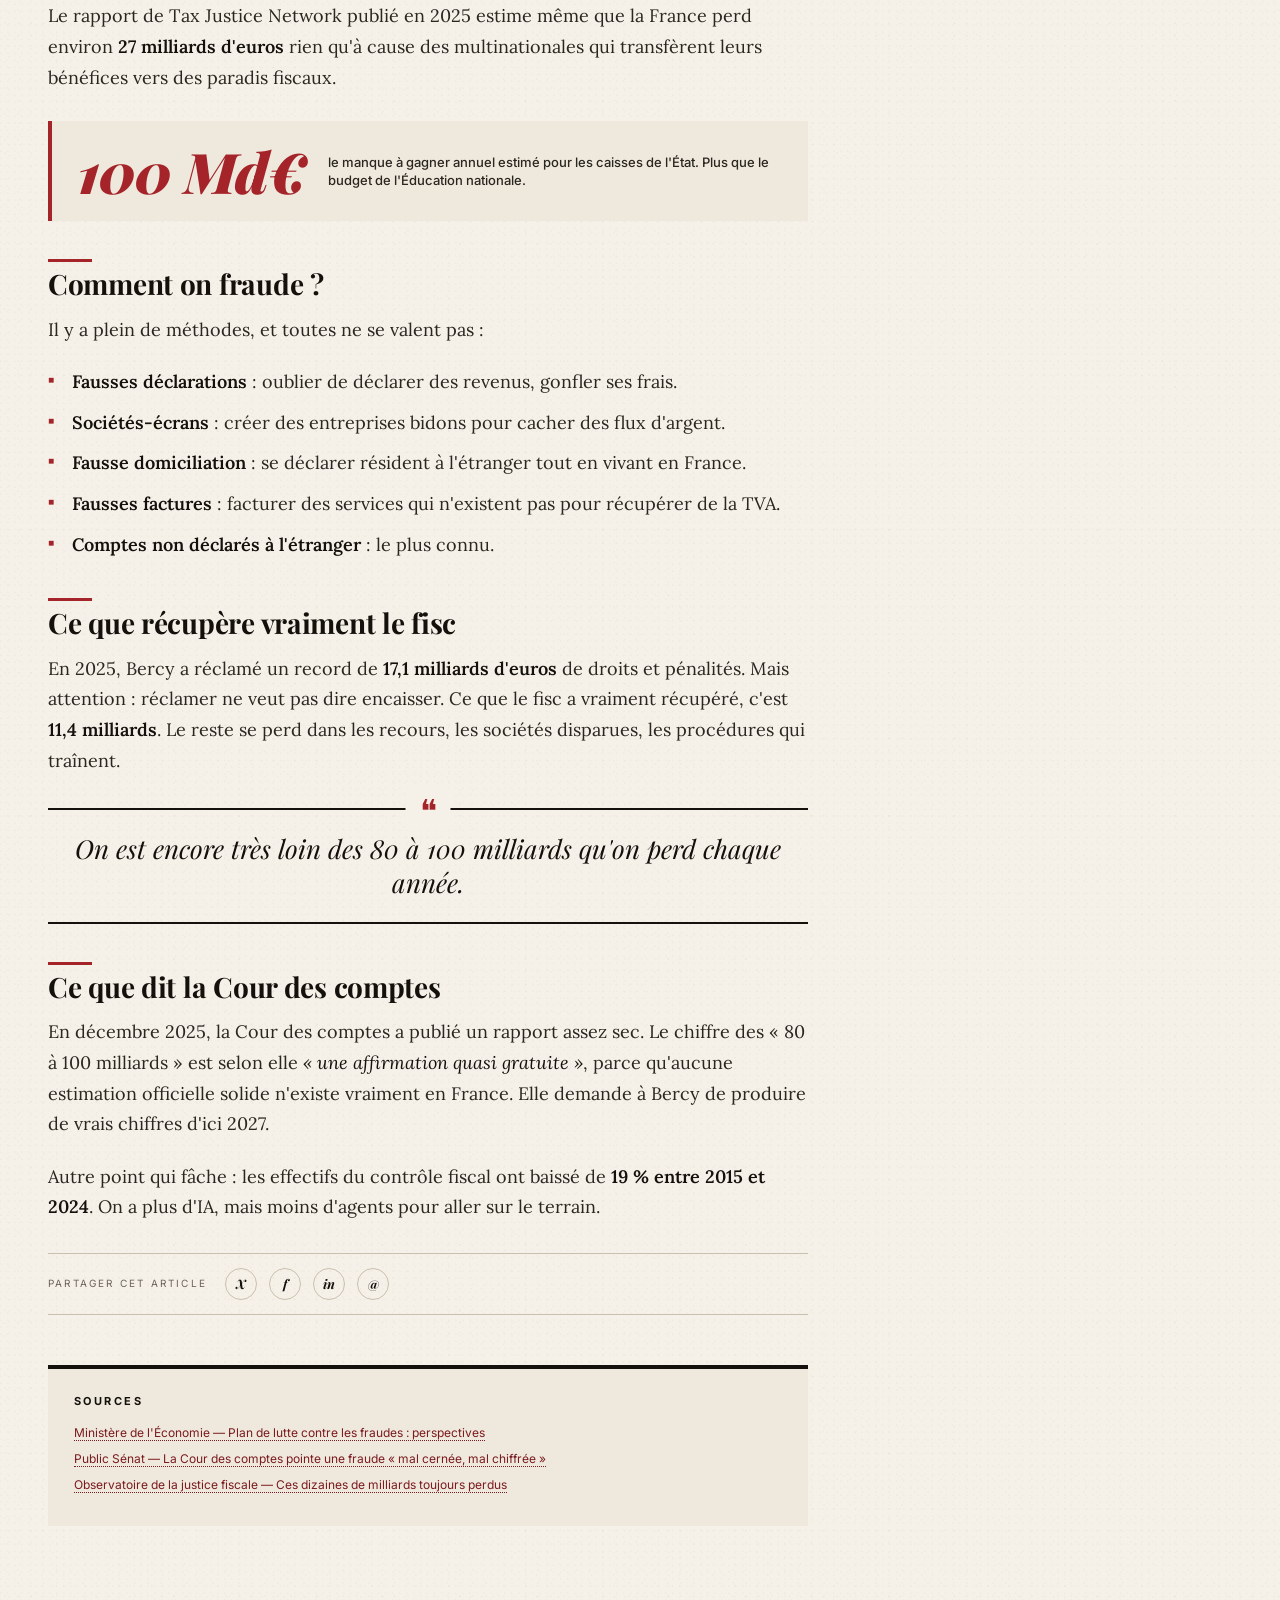
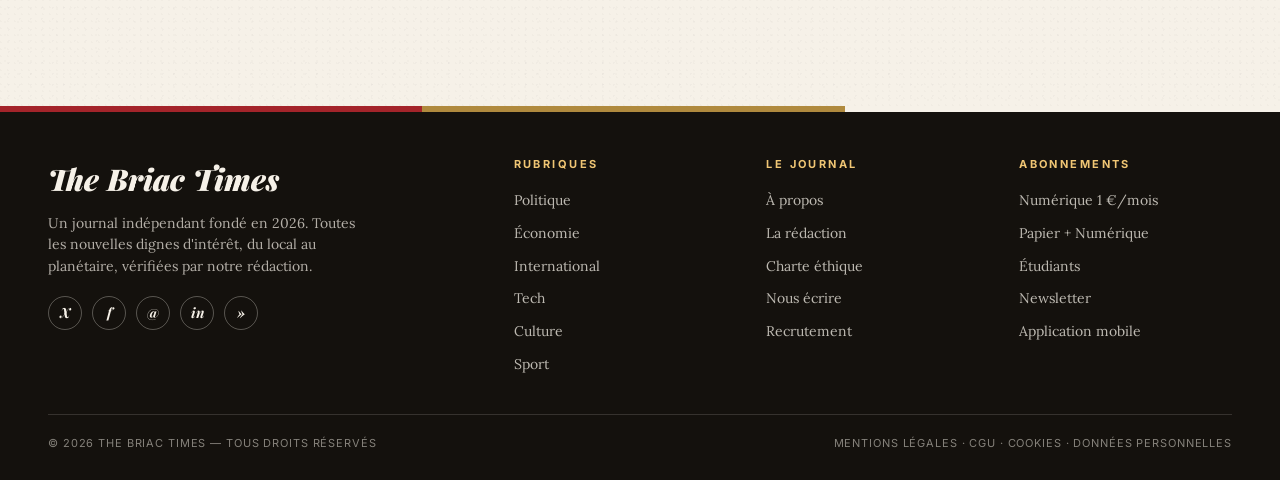
<file: articles/fraude.html>
<!DOCTYPE html>
<html lang="fr">
<head>
<meta charset="UTF-8">
<meta name="viewport" content="width=device-width, initial-scale=1.0">
<title>La fraude fiscale en France : un trou de 80 à 100 milliards d'euros par an — The Briac Times</title>
<link rel="preconnect" href="https://fonts.googleapis.com">
<link rel="preconnect" href="https://fonts.gstatic.com" crossorigin>
<link href="https://fonts.googleapis.com/css2?family=Playfair+Display:ital,wght@0,400;0,700;0,900;1,400;1,700&family=Lora:ital,wght@0,400;0,500;0,600;0,700;1,400&family=Inter:wght@400;500;600;700&display=swap" rel="stylesheet">
<link rel="stylesheet" href="../assets/style.css">
</head>
<body>

<header class="masthead">
  <div class="container">
    <div class="masthead-grid">
      <div class="masthead-meta">
        <strong>Édition du matin</strong>
        Béthune · Hauts-de-France<br>
        Volume LXXII · 2,50 €
      </div>
      <div class="masthead-title">
        <div class="logo-frame">
          <a href="../index.html"><img src="../assets/logo.png" alt="The Briac Times - Logo"></a>
        </div>
        <div class="title-block">
          <h1><a href="../index.html" style="color:inherit;text-decoration:none;">The Briac Times</a></h1>
          <div class="tagline">Toutes les nouvelles dignes d'intérêt</div>
        </div>
      </div>
      <div class="masthead-meta right">
        <strong>Météo du jour</strong>
        Maxi. 16°C · Mini. 7°C<br>
        Coucher du soleil 21h12
      </div>
    </div>
  </div>
</header>

<nav class="primary">
  <div class="container">
    <a href="../index.html">À la une</a>
    <a href="#">Politique</a>
    <a href="#" class="active">Économie</a>
    <a href="#">International</a>
    <a href="#">Tech</a>
    <a href="#">Sciences</a>
    <a href="#">Culture</a>
    <a href="#">Sport</a>
    <a href="#">Société</a>
    <a href="#">Opinions</a>
  </div>
</nav>

<main>
  <div class="container">
    <article class="article-page fade-in">
      <a href="../index.html" class="back-link">Retour à la une</a>

      <div class="article-page-grid">
        <div class="article-main">
          <header class="article-header">
            <span class="category-tag">Économie · Décryptage</span>
            <h1>La fraude fiscale en France : un trou de 80 à 100 milliards d'euros par an</h1>
            <p class="deck">Quand on parle de fraude fiscale, on imagine souvent des riches avec des comptes en Suisse. La réalité est plus large : ça va du resto qui ne déclare pas tout, à la multinationale qui planque ses bénéfices à l'étranger. Et au total, ça représente une somme énorme pour les finances de l'État.</p>
            <div class="article-meta">
              <div class="author-bubble">AJ</div>
              <span class="author-name">Alex Jovéniaux</span>
              <span class="meta-divider"></span>
              <span>Service Économie</span>
              <span class="meta-divider"></span>
              <span>28 avril 2026</span>
              <span class="meta-divider"></span>
              <span>Lecture 6 min</span>
            </div>
          </header>

          <figure class="article-hero">
            <img src="../assets/articles/fraude-article.jpg" alt="Silhouette devant des écrans symbolisant la cybercriminalité financière">
          </figure>
          <p class="article-hero-caption">Avec la numérisation des contrôles, la lutte contre la fraude fiscale prend un visage de plus en plus algorithmique. — Photo d'illustration</p>

          <div class="article-body">
            <p>Quand on parle de fraude fiscale, on imagine souvent des riches avec des comptes en Suisse. La réalité est plus large : ça va du resto qui ne déclare pas tout, à la multinationale qui planque ses bénéfices à l'étranger. Et au total, ça représente une somme énorme pour les finances de l'État.</p>

            <h2>Un manque à gagner colossal</h2>

            <p>Selon les estimations, la fraude fiscale en France représente entre <strong>80 et 100 milliards d'euros par an</strong>. À titre de comparaison, c'est plus que le budget de l'Éducation nationale. Là-dedans, la fraude à la TVA pèse à elle seule entre 20 et 25 milliards.</p>

            <p>Le rapport de Tax Justice Network publié en 2025 estime même que la France perd environ <strong>27 milliards d'euros</strong> rien qu'à cause des multinationales qui transfèrent leurs bénéfices vers des paradis fiscaux.</p>

            <div class="key-figure">
              <div class="figure-number">100 Md€</div>
              <div class="figure-label">le manque à gagner annuel estimé pour les caisses de l'État. Plus que le budget de l'Éducation nationale.</div>
            </div>

            <h2>Comment on fraude ?</h2>

            <p>Il y a plein de méthodes, et toutes ne se valent pas :</p>

            <ul>
              <li><strong>Fausses déclarations</strong> : oublier de déclarer des revenus, gonfler ses frais.</li>
              <li><strong>Sociétés-écrans</strong> : créer des entreprises bidons pour cacher des flux d'argent.</li>
              <li><strong>Fausse domiciliation</strong> : se déclarer résident à l'étranger tout en vivant en France.</li>
              <li><strong>Fausses factures</strong> : facturer des services qui n'existent pas pour récupérer de la TVA.</li>
              <li><strong>Comptes non déclarés à l'étranger</strong> : le plus connu.</li>
            </ul>

            <h2>Ce que récupère vraiment le fisc</h2>

            <p>En 2025, Bercy a réclamé un record de <strong>17,1 milliards d'euros</strong> de droits et pénalités. Mais attention : réclamer ne veut pas dire encaisser. Ce que le fisc a vraiment récupéré, c'est <strong>11,4 milliards</strong>. Le reste se perd dans les recours, les sociétés disparues, les procédures qui traînent.</p>

            <blockquote class="pull-quote">On est encore très loin des 80 à 100 milliards qu'on perd chaque année.</blockquote>

            <h2>Ce que dit la Cour des comptes</h2>

            <p>En décembre 2025, la Cour des comptes a publié un rapport assez sec. Le chiffre des « 80 à 100 milliards » est selon elle <em>« une affirmation quasi gratuite »</em>, parce qu'aucune estimation officielle solide n'existe vraiment en France. Elle demande à Bercy de produire de vrais chiffres d'ici 2027.</p>

            <p>Autre point qui fâche : les effectifs du contrôle fiscal ont baissé de <strong>19 % entre 2015 et 2024</strong>. On a plus d'IA, mais moins d'agents pour aller sur le terrain.</p>
          </div>

          <div class="share-bar">
            <span class="share-label">Partager cet article</span>
            <a href="#" title="X">X</a>
            <a href="#" title="Facebook">f</a>
            <a href="#" title="LinkedIn">in</a>
            <a href="#" title="Email">@</a>
          </div>

          <div class="article-sources">
            <h4>Sources</h4>
            <ul>
              <li><a href="https://www.economie.gouv.fr/actualites/plan-lutte-fraudes-finances-publiques-perspectives" target="_blank" rel="noopener">Ministère de l'Économie — Plan de lutte contre les fraudes : perspectives</a></li>
              <li><a href="https://www.publicsenat.fr/actualites/economie/la-fraude-fiscale-reste-un-phenomene-mal-cerne-mal-chiffre-mal-traite-pointe-la-cour-des-comptes" target="_blank" rel="noopener">Public Sénat — La Cour des comptes pointe une fraude « mal cernée, mal chiffrée »</a></li>
              <li><a href="https://obs-justice-fiscale.attac.org/actualites/article/fraude-fiscale-ces-dizaines-de-milliards-toujours-perdus" target="_blank" rel="noopener">Observatoire de la justice fiscale — Ces dizaines de milliards toujours perdus</a></li>
            </ul>
          </div>
        </div>

        <aside class="article-aside">
          <div class="aside-block factbox">
            <h4>L'ardoise française</h4>
            <dl>
              <dt>Fraude annuelle estimée</dt>
              <dd>80 à 100 milliards d'euros</dd>
              <dt>Fraude à la TVA seule</dt>
              <dd>20 à 25 milliards d'euros</dd>
              <dt>Évasion via paradis fiscaux</dt>
              <dd>≈ 27 milliards d'euros</dd>
              <dt>Réclamé par Bercy en 2025</dt>
              <dd>17,1 milliards d'euros</dd>
              <dt>Réellement encaissé</dt>
              <dd>11,4 milliards d'euros</dd>
              <dt>Effectifs du contrôle fiscal</dt>
              <dd>−19 % entre 2015 et 2024</dd>
            </dl>
          </div>

          <div class="aside-block">
            <h4>À lire aussi</h4>
            <a href="bercy.html" class="related-item">
              <span class="tag">Économie · Tech</span>
              <span class="related-title">Comment l'IA de Bercy a détecté 2,8 milliards d'euros de fraude en 2025</span>
            </a>
            <a href="crypto.html" class="related-item">
              <span class="tag">Économie</span>
              <span class="related-title">Crypto et fraude fiscale : 700 millions de dollars blanchis et la fin de l'anonymat</span>
            </a>
          </div>
        </aside>
      </div>
    </article>
  </div>
</main>

<footer>
  <div class="container">
    <div class="footer-grid">
      <div class="footer-brand">
        <h2>The Briac Times</h2>
        <p>Un journal indépendant fondé en 2026. Toutes les nouvelles dignes d'intérêt, du local au planétaire, vérifiées par notre rédaction.</p>
        <div class="socials">
          <a href="#" title="X">X</a>
          <a href="#" title="Facebook">f</a>
          <a href="#" title="Instagram">@</a>
          <a href="#" title="LinkedIn">in</a>
          <a href="#" title="RSS">»</a>
        </div>
      </div>
      <div class="footer-col">
        <h4>Rubriques</h4>
        <ul>
          <li><a href="#">Politique</a></li>
          <li><a href="#">Économie</a></li>
          <li><a href="#">International</a></li>
          <li><a href="#">Tech</a></li>
          <li><a href="#">Culture</a></li>
          <li><a href="#">Sport</a></li>
        </ul>
      </div>
      <div class="footer-col">
        <h4>Le journal</h4>
        <ul>
          <li><a href="#">À propos</a></li>
          <li><a href="#">La rédaction</a></li>
          <li><a href="#">Charte éthique</a></li>
          <li><a href="#">Nous écrire</a></li>
          <li><a href="#">Recrutement</a></li>
        </ul>
      </div>
      <div class="footer-col">
        <h4>Abonnements</h4>
        <ul>
          <li><a href="#">Numérique 1 €/mois</a></li>
          <li><a href="#">Papier + Numérique</a></li>
          <li><a href="#">Étudiants</a></li>
          <li><a href="#">Newsletter</a></li>
          <li><a href="#">Application mobile</a></li>
        </ul>
      </div>
    </div>
    <div class="footer-bottom">
      <span>© 2026 The Briac Times — Tous droits réservés</span>
      <span>Mentions légales · CGU · Cookies · Données personnelles</span>
    </div>
  </div>
</footer>

</body>
</html>
</file>
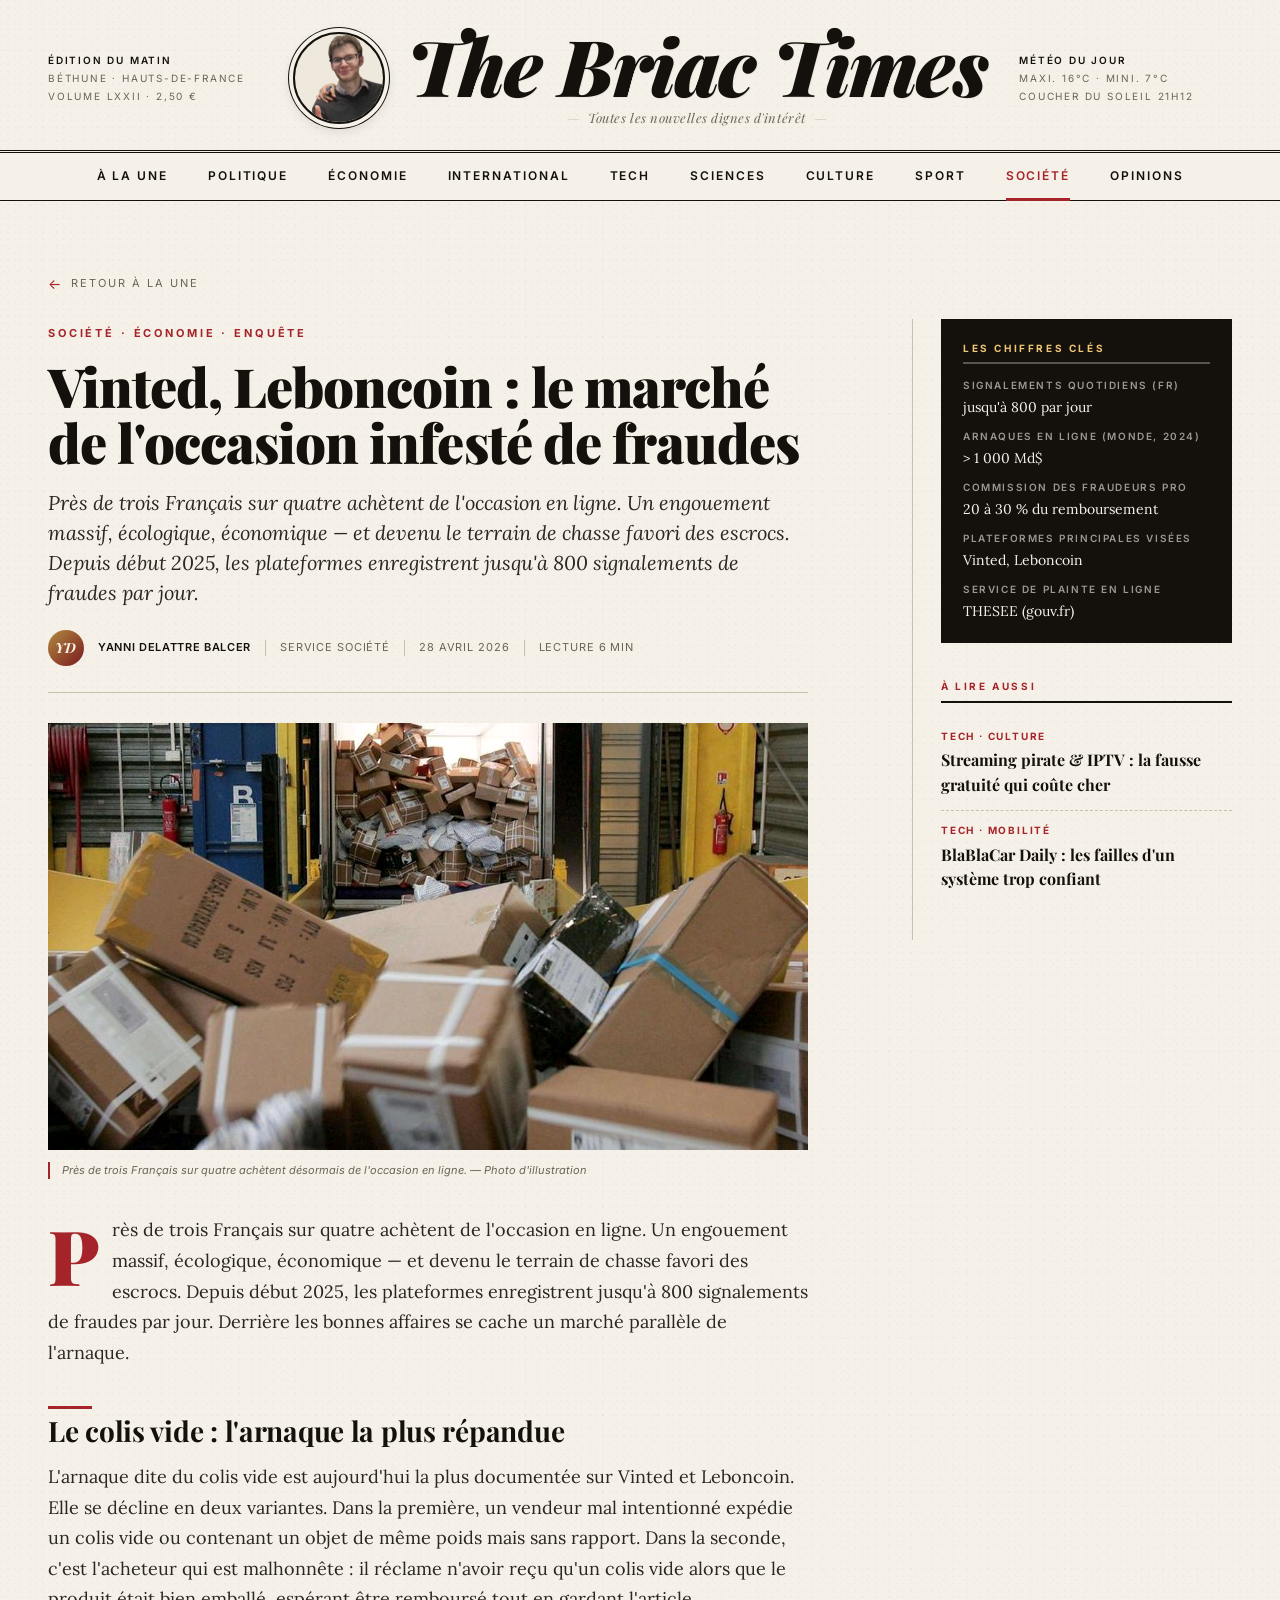
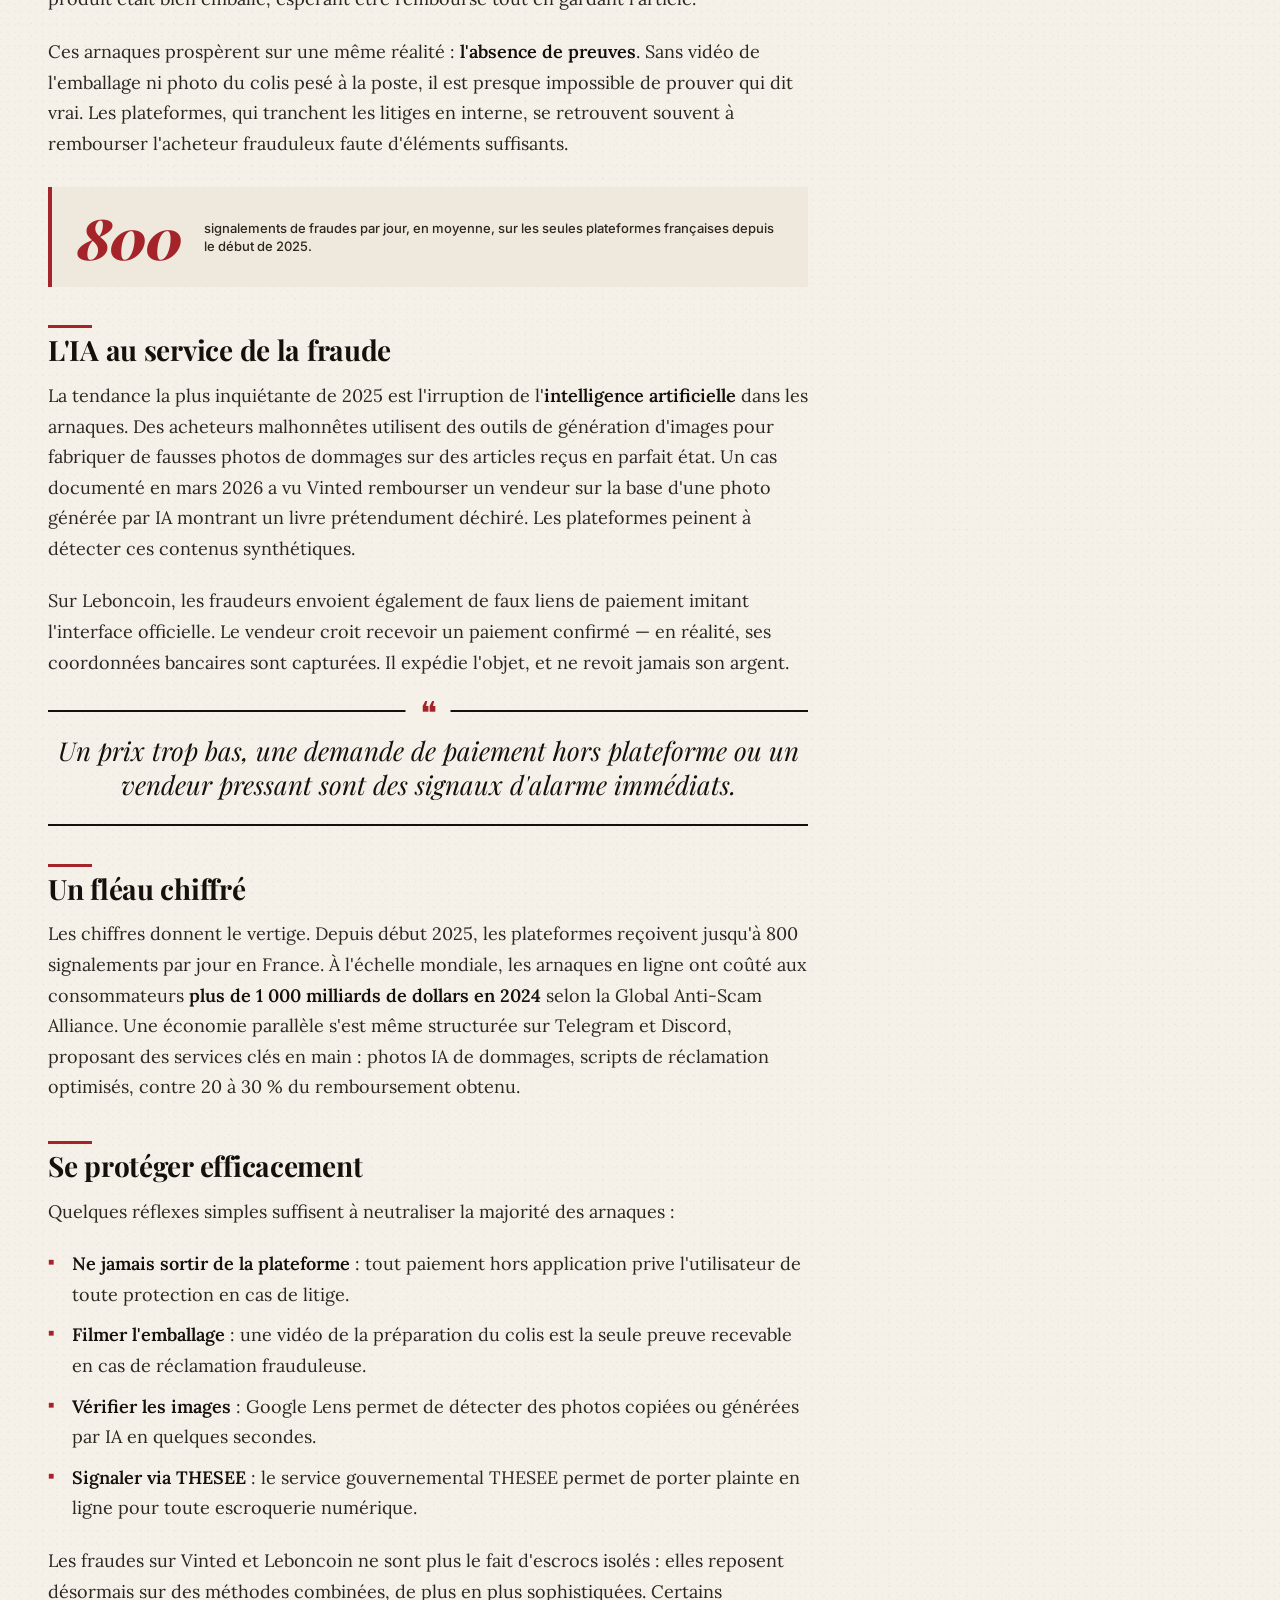
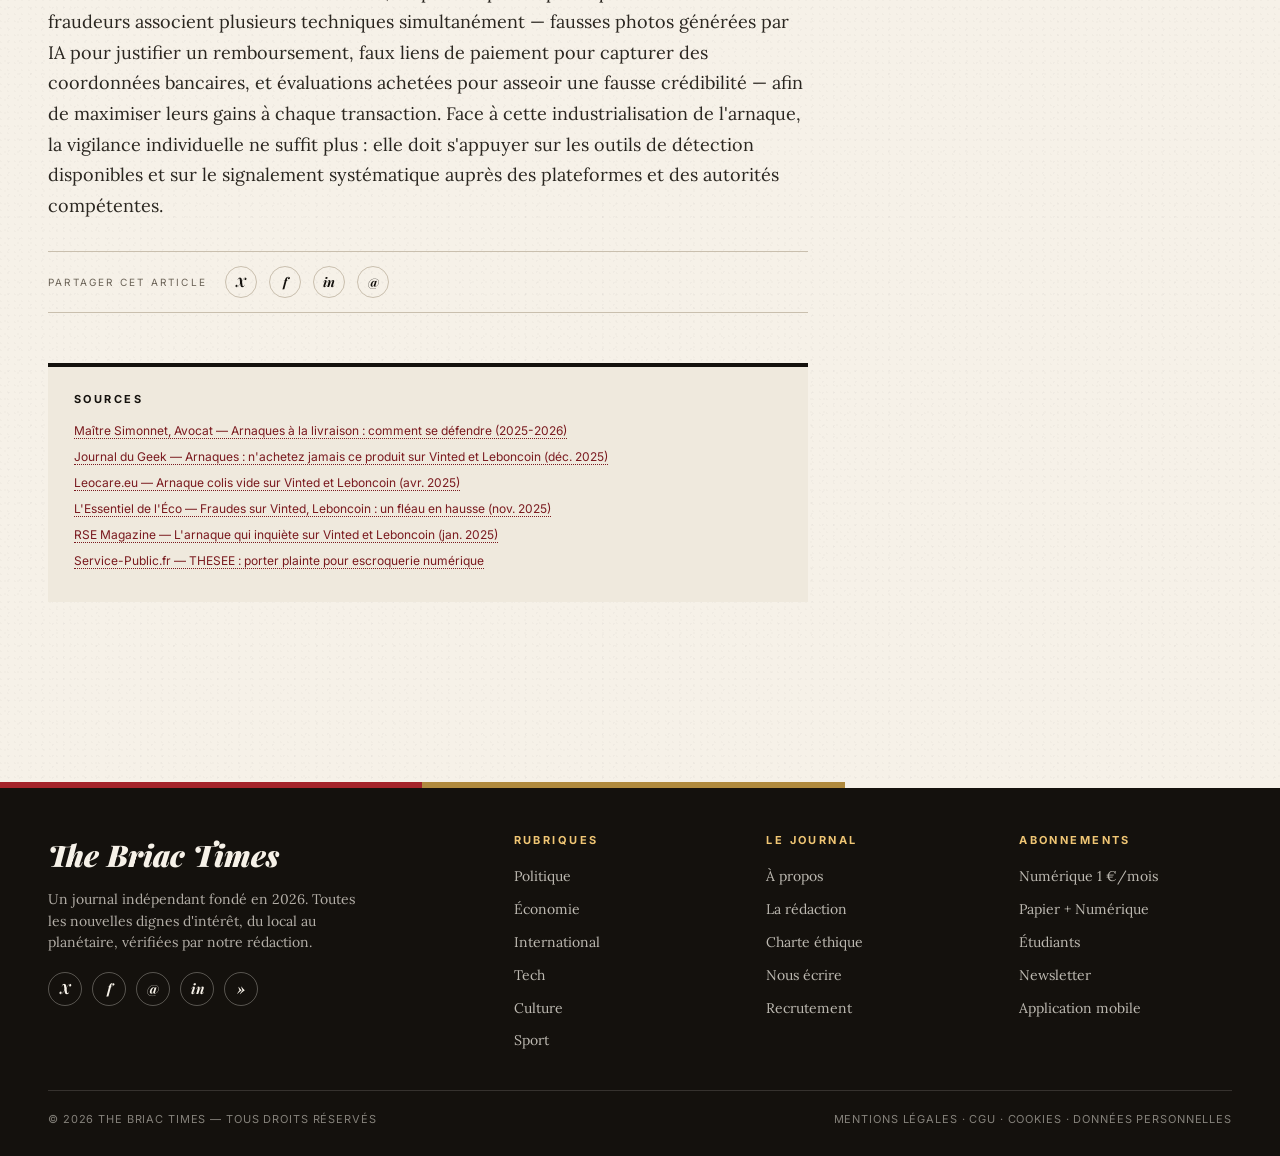
<file: articles/marketplace.html>
<!DOCTYPE html>
<html lang="fr">
<head>
<meta charset="UTF-8">
<meta name="viewport" content="width=device-width, initial-scale=1.0">
<title>Vinted, Leboncoin : le marché de l'occasion infesté de fraudes — The Briac Times</title>
<link rel="preconnect" href="https://fonts.googleapis.com">
<link rel="preconnect" href="https://fonts.gstatic.com" crossorigin>
<link href="https://fonts.googleapis.com/css2?family=Playfair+Display:ital,wght@0,400;0,700;0,900;1,400;1,700&family=Lora:ital,wght@0,400;0,500;0,600;0,700;1,400&family=Inter:wght@400;500;600;700&display=swap" rel="stylesheet">
<link rel="stylesheet" href="../assets/style.css">
</head>
<body>

<header class="masthead">
  <div class="container">
    <div class="masthead-grid">
      <div class="masthead-meta">
        <strong>Édition du matin</strong>
        Béthune · Hauts-de-France<br>
        Volume LXXII · 2,50 €
      </div>
      <div class="masthead-title">
        <div class="logo-frame">
          <a href="../index.html"><img src="../assets/logo.png" alt="The Briac Times - Logo"></a>
        </div>
        <div class="title-block">
          <h1><a href="../index.html" style="color:inherit;text-decoration:none;">The Briac Times</a></h1>
          <div class="tagline">Toutes les nouvelles dignes d'intérêt</div>
        </div>
      </div>
      <div class="masthead-meta right">
        <strong>Météo du jour</strong>
        Maxi. 16°C · Mini. 7°C<br>
        Coucher du soleil 21h12
      </div>
    </div>
  </div>
</header>

<nav class="primary">
  <div class="container">
    <a href="../index.html">À la une</a>
    <a href="#">Politique</a>
    <a href="#">Économie</a>
    <a href="#">International</a>
    <a href="#">Tech</a>
    <a href="#">Sciences</a>
    <a href="#">Culture</a>
    <a href="#">Sport</a>
    <a href="#" class="active">Société</a>
    <a href="#">Opinions</a>
  </div>
</nav>

<main>
  <div class="container">
    <article class="article-page fade-in">
      <a href="../index.html" class="back-link">Retour à la une</a>

      <div class="article-page-grid">
        <div class="article-main">
          <header class="article-header">
            <span class="category-tag">Société · Économie · Enquête</span>
            <h1>Vinted, Leboncoin : le marché de l'occasion infesté de fraudes</h1>
            <p class="deck">Près de trois Français sur quatre achètent de l'occasion en ligne. Un engouement massif, écologique, économique — et devenu le terrain de chasse favori des escrocs. Depuis début 2025, les plateformes enregistrent jusqu'à 800 signalements de fraudes par jour.</p>
            <div class="article-meta">
              <div class="author-bubble">YD</div>
              <span class="author-name">Yanni Delattre Balcer</span>
              <span class="meta-divider"></span>
              <span>Service Société</span>
              <span class="meta-divider"></span>
              <span>28 avril 2026</span>
              <span class="meta-divider"></span>
              <span>Lecture 6 min</span>
            </div>
          </header>

          <figure class="article-hero">
            <img src="../assets/articles/marketplace-article.jpg" alt="Colis empilés dans un entrepôt de tri">
          </figure>
          <p class="article-hero-caption">Près de trois Français sur quatre achètent désormais de l'occasion en ligne. — Photo d'illustration</p>

          <div class="article-body">
            <p>Près de trois Français sur quatre achètent de l'occasion en ligne. Un engouement massif, écologique, économique — et devenu le terrain de chasse favori des escrocs. Depuis début 2025, les plateformes enregistrent jusqu'à 800 signalements de fraudes par jour. Derrière les bonnes affaires se cache un marché parallèle de l'arnaque.</p>

            <h2>Le colis vide : l'arnaque la plus répandue</h2>

            <p>L'arnaque dite du colis vide est aujourd'hui la plus documentée sur Vinted et Leboncoin. Elle se décline en deux variantes. Dans la première, un vendeur mal intentionné expédie un colis vide ou contenant un objet de même poids mais sans rapport. Dans la seconde, c'est l'acheteur qui est malhonnête : il réclame n'avoir reçu qu'un colis vide alors que le produit était bien emballé, espérant être remboursé tout en gardant l'article.</p>

            <p>Ces arnaques prospèrent sur une même réalité : <strong>l'absence de preuves</strong>. Sans vidéo de l'emballage ni photo du colis pesé à la poste, il est presque impossible de prouver qui dit vrai. Les plateformes, qui tranchent les litiges en interne, se retrouvent souvent à rembourser l'acheteur frauduleux faute d'éléments suffisants.</p>

            <div class="key-figure">
              <div class="figure-number">800</div>
              <div class="figure-label">signalements de fraudes par jour, en moyenne, sur les seules plateformes françaises depuis le début de 2025.</div>
            </div>

            <h2>L'IA au service de la fraude</h2>

            <p>La tendance la plus inquiétante de 2025 est l'irruption de l'<strong>intelligence artificielle</strong> dans les arnaques. Des acheteurs malhonnêtes utilisent des outils de génération d'images pour fabriquer de fausses photos de dommages sur des articles reçus en parfait état. Un cas documenté en mars 2026 a vu Vinted rembourser un vendeur sur la base d'une photo générée par IA montrant un livre prétendument déchiré. Les plateformes peinent à détecter ces contenus synthétiques.</p>

            <p>Sur Leboncoin, les fraudeurs envoient également de faux liens de paiement imitant l'interface officielle. Le vendeur croit recevoir un paiement confirmé — en réalité, ses coordonnées bancaires sont capturées. Il expédie l'objet, et ne revoit jamais son argent.</p>

            <blockquote class="pull-quote">Un prix trop bas, une demande de paiement hors plateforme ou un vendeur pressant sont des signaux d'alarme immédiats.</blockquote>

            <h2>Un fléau chiffré</h2>

            <p>Les chiffres donnent le vertige. Depuis début 2025, les plateformes reçoivent jusqu'à 800 signalements par jour en France. À l'échelle mondiale, les arnaques en ligne ont coûté aux consommateurs <strong>plus de 1 000 milliards de dollars en 2024</strong> selon la Global Anti-Scam Alliance. Une économie parallèle s'est même structurée sur Telegram et Discord, proposant des services clés en main : photos IA de dommages, scripts de réclamation optimisés, contre 20 à 30 % du remboursement obtenu.</p>

            <h2>Se protéger efficacement</h2>

            <p>Quelques réflexes simples suffisent à neutraliser la majorité des arnaques :</p>

            <ul>
              <li><strong>Ne jamais sortir de la plateforme</strong> : tout paiement hors application prive l'utilisateur de toute protection en cas de litige.</li>
              <li><strong>Filmer l'emballage</strong> : une vidéo de la préparation du colis est la seule preuve recevable en cas de réclamation frauduleuse.</li>
              <li><strong>Vérifier les images</strong> : Google Lens permet de détecter des photos copiées ou générées par IA en quelques secondes.</li>
              <li><strong>Signaler via THESEE</strong> : le service gouvernemental THESEE permet de porter plainte en ligne pour toute escroquerie numérique.</li>
            </ul>

            <p>Les fraudes sur Vinted et Leboncoin ne sont plus le fait d'escrocs isolés : elles reposent désormais sur des méthodes combinées, de plus en plus sophistiquées. Certains fraudeurs associent plusieurs techniques simultanément — fausses photos générées par IA pour justifier un remboursement, faux liens de paiement pour capturer des coordonnées bancaires, et évaluations achetées pour asseoir une fausse crédibilité — afin de maximiser leurs gains à chaque transaction. Face à cette industrialisation de l'arnaque, la vigilance individuelle ne suffit plus : elle doit s'appuyer sur les outils de détection disponibles et sur le signalement systématique auprès des plateformes et des autorités compétentes.</p>
          </div>

          <div class="share-bar">
            <span class="share-label">Partager cet article</span>
            <a href="#" title="X">X</a>
            <a href="#" title="Facebook">f</a>
            <a href="#" title="LinkedIn">in</a>
            <a href="#" title="Email">@</a>
          </div>

          <div class="article-sources">
            <h4>Sources</h4>
            <ul>
              <li><a href="https://www.simonnetavocat.fr/arnaques-a-la-livraison-vinted-leboncoin-comment-se-defendre/" target="_blank" rel="noopener">Maître Simonnet, Avocat — Arnaques à la livraison : comment se défendre (2025-2026)</a></li>
              <li><a href="https://www.journaldugeek.com/2025/12/15/arnaques-nachetez-jamais-ce-produit-sur-vinted-et-leboncoin/" target="_blank" rel="noopener">Journal du Geek — Arnaques : n'achetez jamais ce produit sur Vinted et Leboncoin (déc. 2025)</a></li>
              <li><a href="https://leocare.eu/fr/blog/arnaque-colis-vide-vinted-leboncoin/" target="_blank" rel="noopener">Leocare.eu — Arnaque colis vide sur Vinted et Leboncoin (avr. 2025)</a></li>
              <li><a href="https://lessentieldeleco.fr" target="_blank" rel="noopener">L'Essentiel de l'Éco — Fraudes sur Vinted, Leboncoin : un fléau en hausse (nov. 2025)</a></li>
              <li><a href="https://www.rse-magazine.com/larnaque-qui-inquiete-sur-vinted-et-leboncoin/" target="_blank" rel="noopener">RSE Magazine — L'arnaque qui inquiète sur Vinted et Leboncoin (jan. 2025)</a></li>
              <li><a href="https://service-public.gouv.fr/particuliers/vosdroits/F34000" target="_blank" rel="noopener">Service-Public.fr — THESEE : porter plainte pour escroquerie numérique</a></li>
            </ul>
          </div>
        </div>

        <aside class="article-aside">
          <div class="aside-block factbox">
            <h4>Les chiffres clés</h4>
            <dl>
              <dt>Signalements quotidiens (FR)</dt>
              <dd>jusqu'à 800 par jour</dd>
              <dt>Arnaques en ligne (monde, 2024)</dt>
              <dd>&gt; 1 000 Md$</dd>
              <dt>Commission des fraudeurs pro</dt>
              <dd>20 à 30 % du remboursement</dd>
              <dt>Plateformes principales visées</dt>
              <dd>Vinted, Leboncoin</dd>
              <dt>Service de plainte en ligne</dt>
              <dd>THESEE (gouv.fr)</dd>
            </dl>
          </div>

          <div class="aside-block">
            <h4>À lire aussi</h4>
            <a href="streaming.html" class="related-item">
              <span class="tag">Tech · Culture</span>
              <span class="related-title">Streaming pirate &amp; IPTV : la fausse gratuité qui coûte cher</span>
            </a>
            <a href="blablacar.html" class="related-item">
              <span class="tag">Tech · Mobilité</span>
              <span class="related-title">BlaBlaCar Daily : les failles d'un système trop confiant</span>
            </a>
          </div>
        </aside>
      </div>
    </article>
  </div>
</main>

<footer>
  <div class="container">
    <div class="footer-grid">
      <div class="footer-brand">
        <h2>The Briac Times</h2>
        <p>Un journal indépendant fondé en 2026. Toutes les nouvelles dignes d'intérêt, du local au planétaire, vérifiées par notre rédaction.</p>
        <div class="socials">
          <a href="#" title="X">X</a>
          <a href="#" title="Facebook">f</a>
          <a href="#" title="Instagram">@</a>
          <a href="#" title="LinkedIn">in</a>
          <a href="#" title="RSS">»</a>
        </div>
      </div>
      <div class="footer-col">
        <h4>Rubriques</h4>
        <ul>
          <li><a href="#">Politique</a></li>
          <li><a href="#">Économie</a></li>
          <li><a href="#">International</a></li>
          <li><a href="#">Tech</a></li>
          <li><a href="#">Culture</a></li>
          <li><a href="#">Sport</a></li>
        </ul>
      </div>
      <div class="footer-col">
        <h4>Le journal</h4>
        <ul>
          <li><a href="#">À propos</a></li>
          <li><a href="#">La rédaction</a></li>
          <li><a href="#">Charte éthique</a></li>
          <li><a href="#">Nous écrire</a></li>
          <li><a href="#">Recrutement</a></li>
        </ul>
      </div>
      <div class="footer-col">
        <h4>Abonnements</h4>
        <ul>
          <li><a href="#">Numérique 1 €/mois</a></li>
          <li><a href="#">Papier + Numérique</a></li>
          <li><a href="#">Étudiants</a></li>
          <li><a href="#">Newsletter</a></li>
          <li><a href="#">Application mobile</a></li>
        </ul>
      </div>
    </div>
    <div class="footer-bottom">
      <span>© 2026 The Briac Times — Tous droits réservés</span>
      <span>Mentions légales · CGU · Cookies · Données personnelles</span>
    </div>
  </div>
</footer>

</body>
</html>
</file>
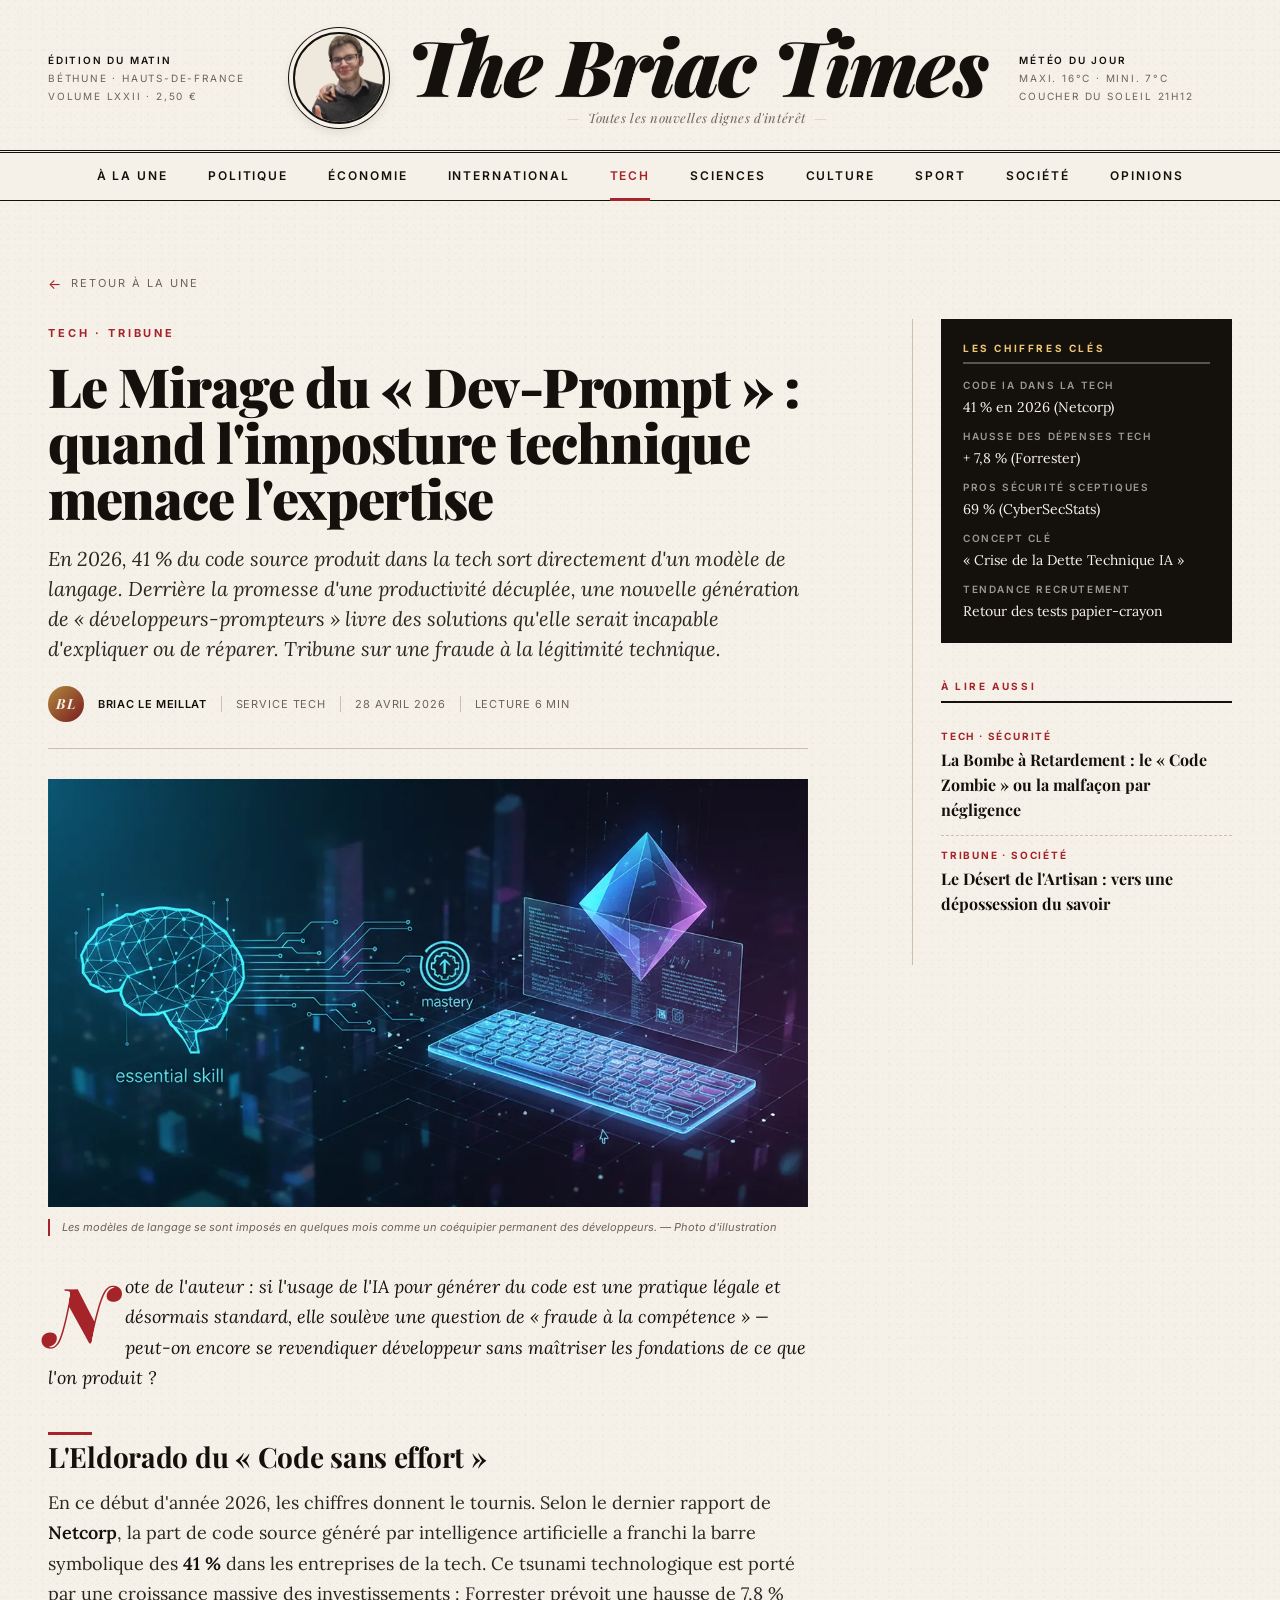
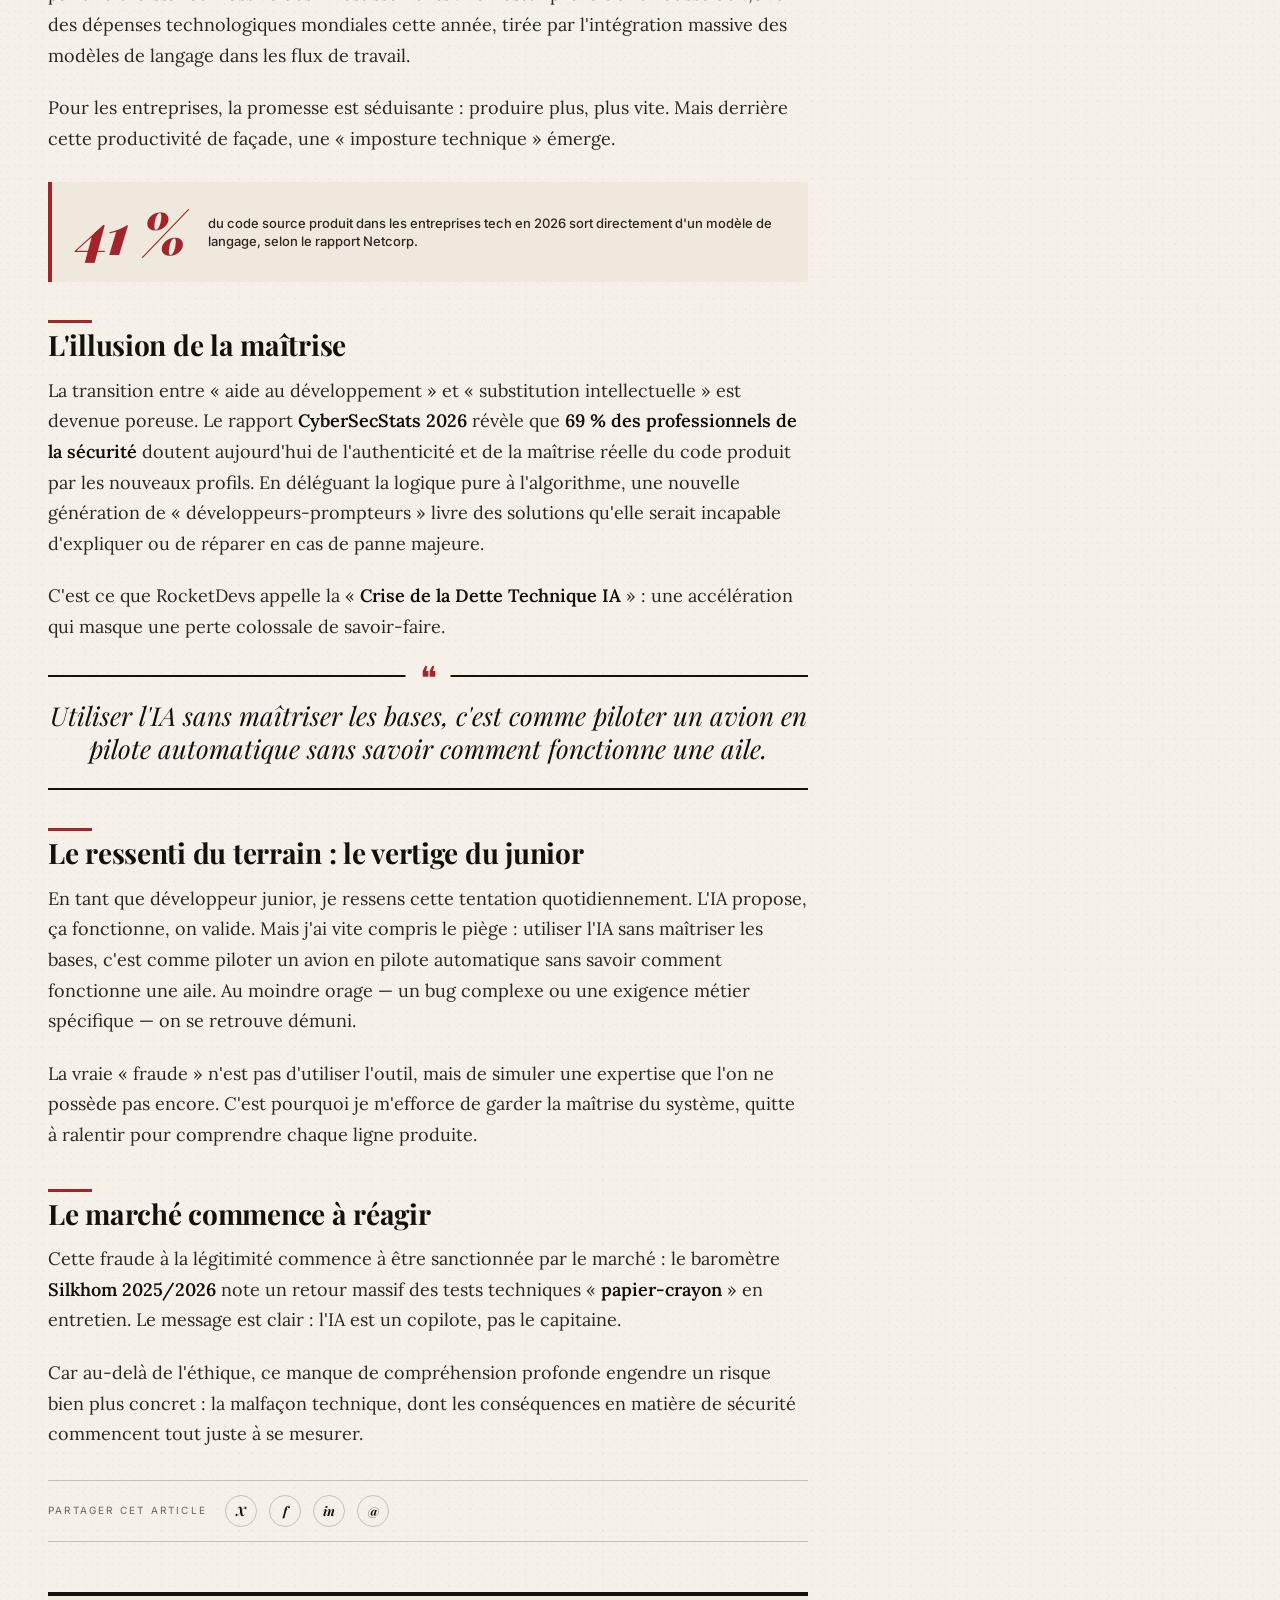
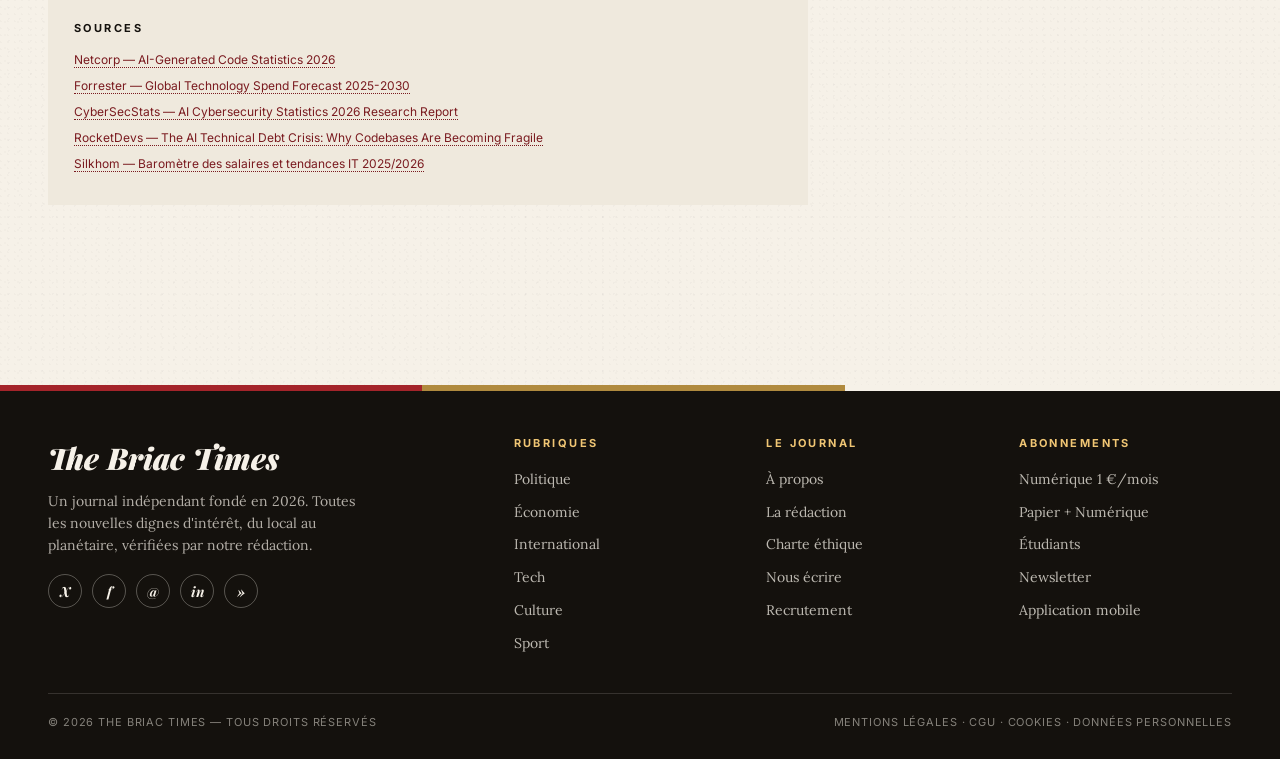
<file: articles/mirage.html>
<!DOCTYPE html>
<html lang="fr">
<head>
<meta charset="UTF-8">
<meta name="viewport" content="width=device-width, initial-scale=1.0">
<title>Le Mirage du « Dev-Prompt » : quand l'imposture technique menace l'expertise — The Briac Times</title>
<link rel="preconnect" href="https://fonts.googleapis.com">
<link rel="preconnect" href="https://fonts.gstatic.com" crossorigin>
<link href="https://fonts.googleapis.com/css2?family=Playfair+Display:ital,wght@0,400;0,700;0,900;1,400;1,700&family=Lora:ital,wght@0,400;0,500;0,600;0,700;1,400&family=Inter:wght@400;500;600;700&display=swap" rel="stylesheet">
<link rel="stylesheet" href="../assets/style.css">
</head>
<body>

<header class="masthead">
  <div class="container">
    <div class="masthead-grid">
      <div class="masthead-meta">
        <strong>Édition du matin</strong>
        Béthune · Hauts-de-France<br>
        Volume LXXII · 2,50 €
      </div>
      <div class="masthead-title">
        <div class="logo-frame">
          <a href="../index.html"><img src="../assets/logo.png" alt="The Briac Times - Logo"></a>
        </div>
        <div class="title-block">
          <h1><a href="../index.html" style="color:inherit;text-decoration:none;">The Briac Times</a></h1>
          <div class="tagline">Toutes les nouvelles dignes d'intérêt</div>
        </div>
      </div>
      <div class="masthead-meta right">
        <strong>Météo du jour</strong>
        Maxi. 16°C · Mini. 7°C<br>
        Coucher du soleil 21h12
      </div>
    </div>
  </div>
</header>

<nav class="primary">
  <div class="container">
    <a href="../index.html">À la une</a>
    <a href="#">Politique</a>
    <a href="#">Économie</a>
    <a href="#">International</a>
    <a href="#" class="active">Tech</a>
    <a href="#">Sciences</a>
    <a href="#">Culture</a>
    <a href="#">Sport</a>
    <a href="#">Société</a>
    <a href="#">Opinions</a>
  </div>
</nav>

<main>
  <div class="container">
    <article class="article-page fade-in">
      <a href="../index.html" class="back-link">Retour à la une</a>

      <div class="article-page-grid">
        <div class="article-main">
          <header class="article-header">
            <span class="category-tag">Tech · Tribune</span>
            <h1>Le Mirage du « Dev-Prompt » : quand l'imposture technique menace l'expertise</h1>
            <p class="deck">En 2026, 41 % du code source produit dans la tech sort directement d'un modèle de langage. Derrière la promesse d'une productivité décuplée, une nouvelle génération de « développeurs-prompteurs » livre des solutions qu'elle serait incapable d'expliquer ou de réparer. Tribune sur une fraude à la légitimité technique.</p>
            <div class="article-meta">
              <div class="author-bubble">BL</div>
              <span class="author-name">Briac Le Meillat</span>
              <span class="meta-divider"></span>
              <span>Service Tech</span>
              <span class="meta-divider"></span>
              <span>28 avril 2026</span>
              <span class="meta-divider"></span>
              <span>Lecture 6 min</span>
            </div>
          </header>

          <figure class="article-hero">
            <img src="../assets/articles/mirage-article.jpg" alt="Écran de code généré automatiquement par une intelligence artificielle">
          </figure>
          <p class="article-hero-caption">Les modèles de langage se sont imposés en quelques mois comme un coéquipier permanent des développeurs. — Photo d'illustration</p>

          <div class="article-body">
            <p><em>Note de l'auteur : si l'usage de l'IA pour générer du code est une pratique légale et désormais standard, elle soulève une question de « fraude à la compétence » — peut-on encore se revendiquer développeur sans maîtriser les fondations de ce que l'on produit ?</em></p>

            <h2>L'Eldorado du « Code sans effort »</h2>

            <p>En ce début d'année 2026, les chiffres donnent le tournis. Selon le dernier rapport de <strong>Netcorp</strong>, la part de code source généré par intelligence artificielle a franchi la barre symbolique des <strong>41 %</strong> dans les entreprises de la tech. Ce tsunami technologique est porté par une croissance massive des investissements : Forrester prévoit une hausse de 7,8 % des dépenses technologiques mondiales cette année, tirée par l'intégration massive des modèles de langage dans les flux de travail.</p>

            <p>Pour les entreprises, la promesse est séduisante : produire plus, plus vite. Mais derrière cette productivité de façade, une « imposture technique » émerge.</p>

            <div class="key-figure">
              <div class="figure-number">41 %</div>
              <div class="figure-label">du code source produit dans les entreprises tech en 2026 sort directement d'un modèle de langage, selon le rapport Netcorp.</div>
            </div>

            <h2>L'illusion de la maîtrise</h2>

            <p>La transition entre « aide au développement » et « substitution intellectuelle » est devenue poreuse. Le rapport <strong>CyberSecStats 2026</strong> révèle que <strong>69 % des professionnels de la sécurité</strong> doutent aujourd'hui de l'authenticité et de la maîtrise réelle du code produit par les nouveaux profils. En déléguant la logique pure à l'algorithme, une nouvelle génération de « développeurs-prompteurs » livre des solutions qu'elle serait incapable d'expliquer ou de réparer en cas de panne majeure.</p>

            <p>C'est ce que RocketDevs appelle la « <strong>Crise de la Dette Technique IA</strong> » : une accélération qui masque une perte colossale de savoir-faire.</p>

            <blockquote class="pull-quote">Utiliser l'IA sans maîtriser les bases, c'est comme piloter un avion en pilote automatique sans savoir comment fonctionne une aile.</blockquote>

            <h2>Le ressenti du terrain : le vertige du junior</h2>

            <p>En tant que développeur junior, je ressens cette tentation quotidiennement. L'IA propose, ça fonctionne, on valide. Mais j'ai vite compris le piège : utiliser l'IA sans maîtriser les bases, c'est comme piloter un avion en pilote automatique sans savoir comment fonctionne une aile. Au moindre orage — un bug complexe ou une exigence métier spécifique — on se retrouve démuni.</p>

            <p>La vraie « fraude » n'est pas d'utiliser l'outil, mais de simuler une expertise que l'on ne possède pas encore. C'est pourquoi je m'efforce de garder la maîtrise du système, quitte à ralentir pour comprendre chaque ligne produite.</p>

            <h2>Le marché commence à réagir</h2>

            <p>Cette fraude à la légitimité commence à être sanctionnée par le marché : le baromètre <strong>Silkhom 2025/2026</strong> note un retour massif des tests techniques « <strong>papier-crayon</strong> » en entretien. Le message est clair : l'IA est un copilote, pas le capitaine.</p>

            <p>Car au-delà de l'éthique, ce manque de compréhension profonde engendre un risque bien plus concret : la malfaçon technique, dont les conséquences en matière de sécurité commencent tout juste à se mesurer.</p>
          </div>

          <div class="share-bar">
            <span class="share-label">Partager cet article</span>
            <a href="#" title="X">X</a>
            <a href="#" title="Facebook">f</a>
            <a href="#" title="LinkedIn">in</a>
            <a href="#" title="Email">@</a>
          </div>

          <div class="article-sources">
            <h4>Sources</h4>
            <ul>
              <li><a href="#" target="_blank" rel="noopener">Netcorp — AI-Generated Code Statistics 2026</a></li>
              <li><a href="#" target="_blank" rel="noopener">Forrester — Global Technology Spend Forecast 2025-2030</a></li>
              <li><a href="#" target="_blank" rel="noopener">CyberSecStats — AI Cybersecurity Statistics 2026 Research Report</a></li>
              <li><a href="#" target="_blank" rel="noopener">RocketDevs — The AI Technical Debt Crisis: Why Codebases Are Becoming Fragile</a></li>
              <li><a href="#" target="_blank" rel="noopener">Silkhom — Baromètre des salaires et tendances IT 2025/2026</a></li>
            </ul>
          </div>
        </div>

        <aside class="article-aside">
          <div class="aside-block factbox">
            <h4>Les chiffres clés</h4>
            <dl>
              <dt>Code IA dans la tech</dt>
              <dd>41 % en 2026 (Netcorp)</dd>
              <dt>Hausse des dépenses tech</dt>
              <dd>+ 7,8 % (Forrester)</dd>
              <dt>Pros sécurité sceptiques</dt>
              <dd>69 % (CyberSecStats)</dd>
              <dt>Concept clé</dt>
              <dd>« Crise de la Dette Technique IA »</dd>
              <dt>Tendance recrutement</dt>
              <dd>Retour des tests papier-crayon</dd>
            </dl>
          </div>

          <div class="aside-block">
            <h4>À lire aussi</h4>
            <a href="zombie.html" class="related-item">
              <span class="tag">Tech · Sécurité</span>
              <span class="related-title">La Bombe à Retardement : le « Code Zombie » ou la malfaçon par négligence</span>
            </a>
            <a href="artisan.html" class="related-item">
              <span class="tag">Tribune · Société</span>
              <span class="related-title">Le Désert de l'Artisan : vers une dépossession du savoir</span>
            </a>
          </div>
        </aside>
      </div>
    </article>
  </div>
</main>

<footer>
  <div class="container">
    <div class="footer-grid">
      <div class="footer-brand">
        <h2>The Briac Times</h2>
        <p>Un journal indépendant fondé en 2026. Toutes les nouvelles dignes d'intérêt, du local au planétaire, vérifiées par notre rédaction.</p>
        <div class="socials">
          <a href="#" title="X">X</a>
          <a href="#" title="Facebook">f</a>
          <a href="#" title="Instagram">@</a>
          <a href="#" title="LinkedIn">in</a>
          <a href="#" title="RSS">»</a>
        </div>
      </div>
      <div class="footer-col">
        <h4>Rubriques</h4>
        <ul>
          <li><a href="#">Politique</a></li>
          <li><a href="#">Économie</a></li>
          <li><a href="#">International</a></li>
          <li><a href="#">Tech</a></li>
          <li><a href="#">Culture</a></li>
          <li><a href="#">Sport</a></li>
        </ul>
      </div>
      <div class="footer-col">
        <h4>Le journal</h4>
        <ul>
          <li><a href="#">À propos</a></li>
          <li><a href="#">La rédaction</a></li>
          <li><a href="#">Charte éthique</a></li>
          <li><a href="#">Nous écrire</a></li>
          <li><a href="#">Recrutement</a></li>
        </ul>
      </div>
      <div class="footer-col">
        <h4>Abonnements</h4>
        <ul>
          <li><a href="#">Numérique 1 €/mois</a></li>
          <li><a href="#">Papier + Numérique</a></li>
          <li><a href="#">Étudiants</a></li>
          <li><a href="#">Newsletter</a></li>
          <li><a href="#">Application mobile</a></li>
        </ul>
      </div>
    </div>
    <div class="footer-bottom">
      <span>© 2026 The Briac Times — Tous droits réservés</span>
      <span>Mentions légales · CGU · Cookies · Données personnelles</span>
    </div>
  </div>
</footer>

</body>
</html>
</file>
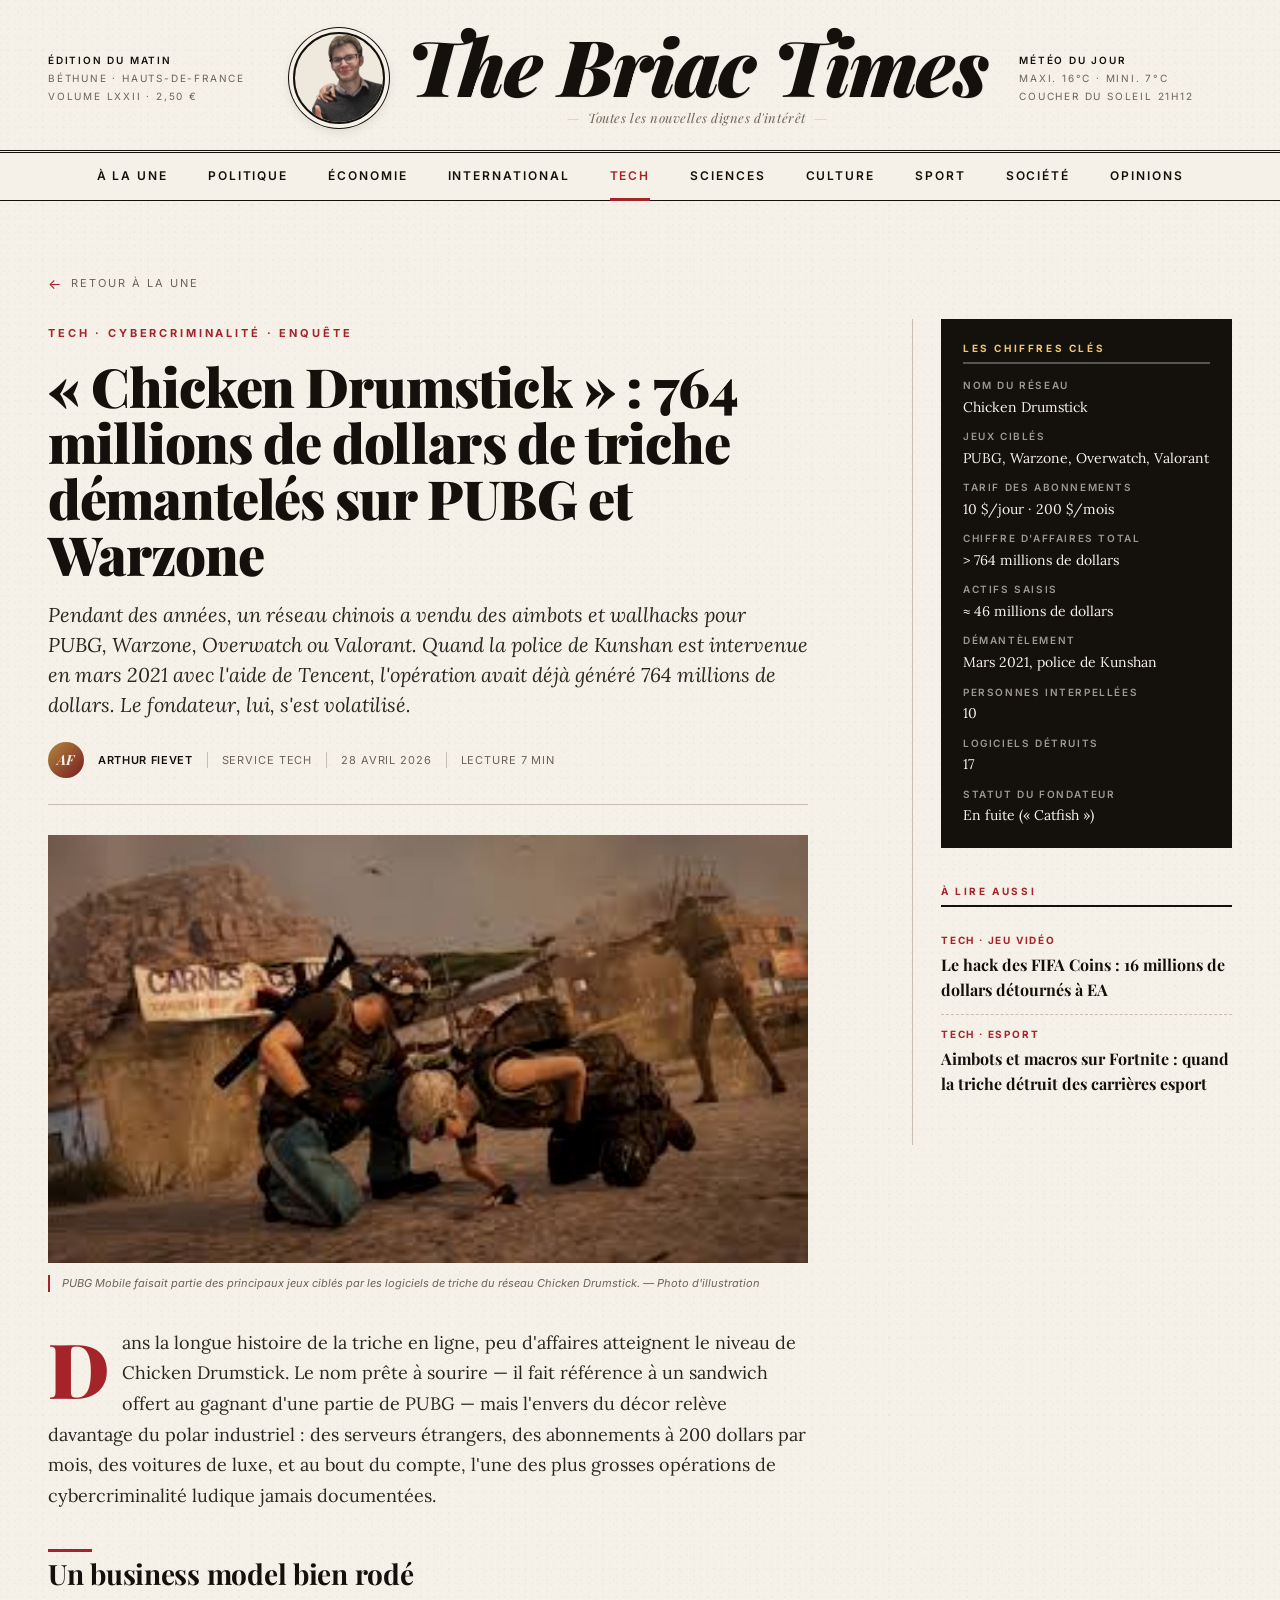
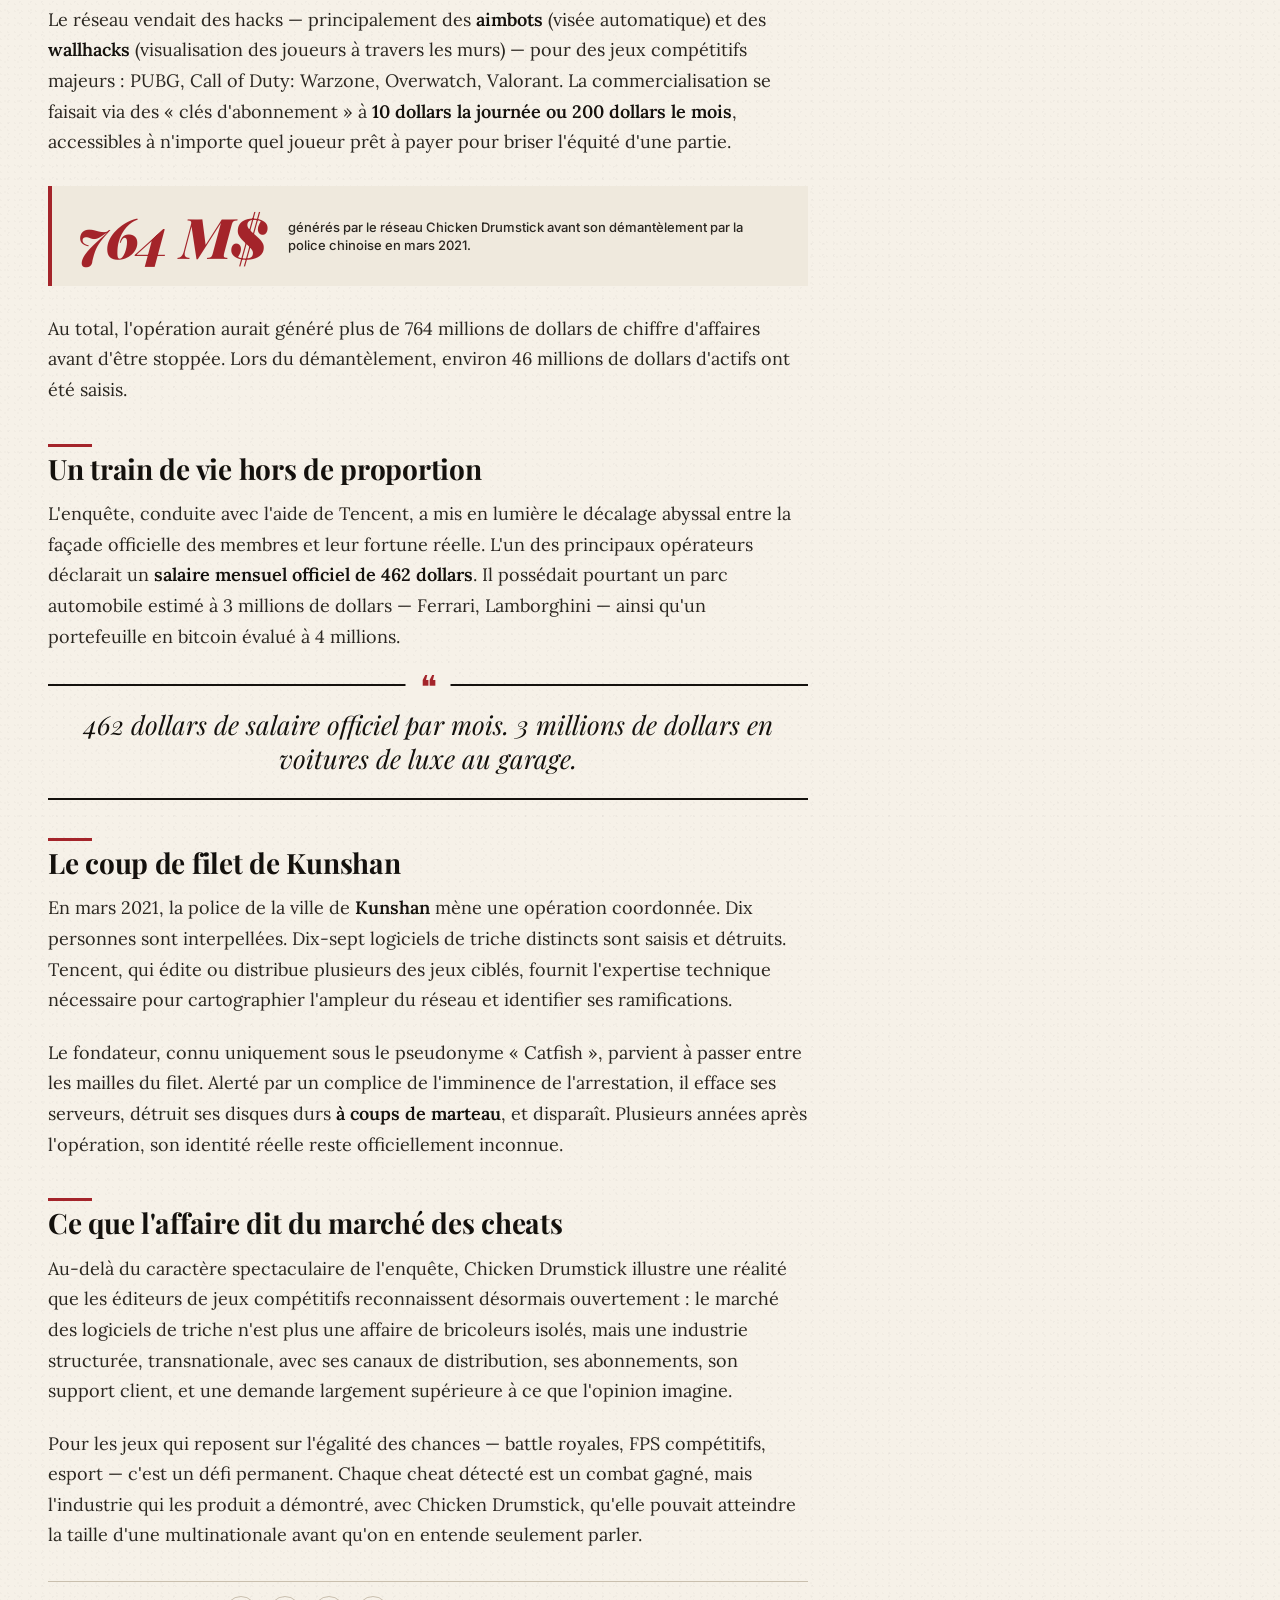
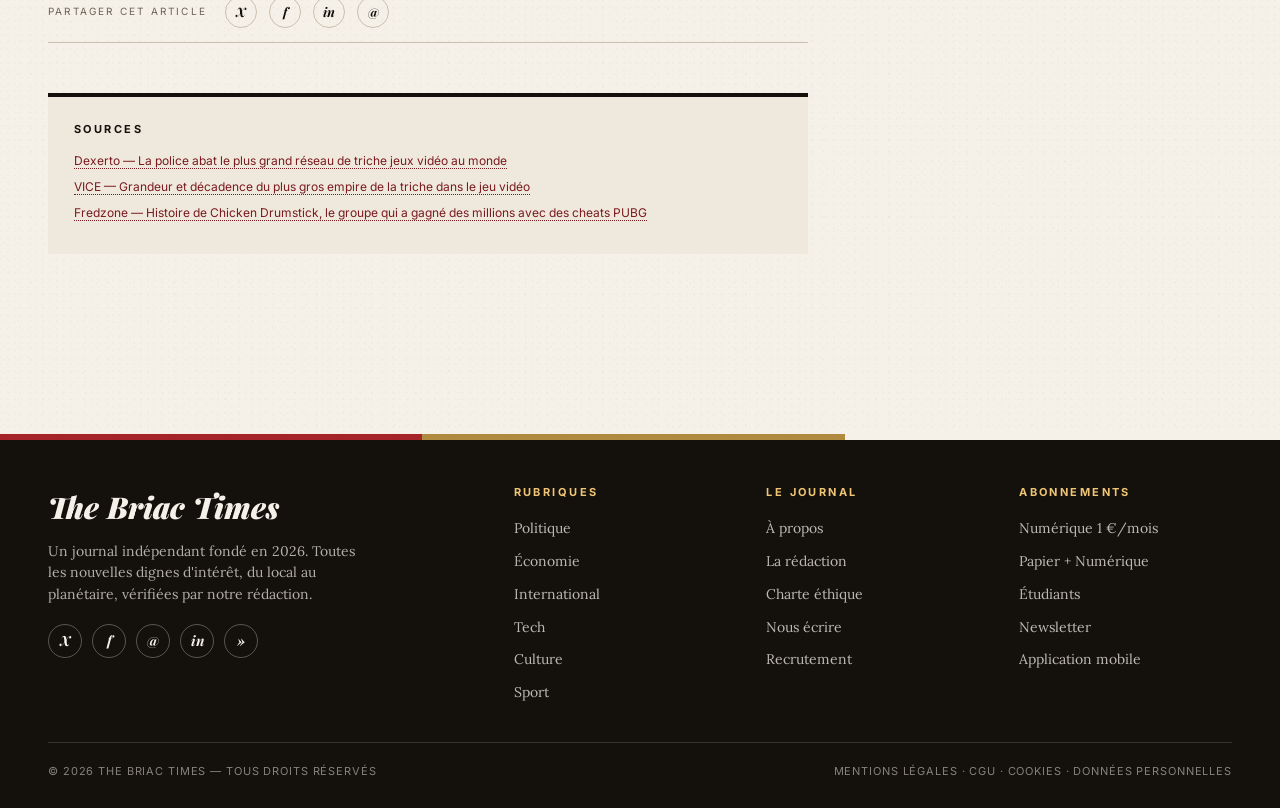
<file: articles/pubg.html>
<!DOCTYPE html>
<html lang="fr">
<head>
<meta charset="UTF-8">
<meta name="viewport" content="width=device-width, initial-scale=1.0">
<title>Chicken Drumstick : 764 millions de dollars de triche démantelés sur PUBG et Warzone — The Briac Times</title>
<link rel="preconnect" href="https://fonts.googleapis.com">
<link rel="preconnect" href="https://fonts.gstatic.com" crossorigin>
<link href="https://fonts.googleapis.com/css2?family=Playfair+Display:ital,wght@0,400;0,700;0,900;1,400;1,700&family=Lora:ital,wght@0,400;0,500;0,600;0,700;1,400&family=Inter:wght@400;500;600;700&display=swap" rel="stylesheet">
<link rel="stylesheet" href="../assets/style.css">
</head>
<body>

<header class="masthead">
  <div class="container">
    <div class="masthead-grid">
      <div class="masthead-meta">
        <strong>Édition du matin</strong>
        Béthune · Hauts-de-France<br>
        Volume LXXII · 2,50 €
      </div>
      <div class="masthead-title">
        <div class="logo-frame">
          <a href="../index.html"><img src="../assets/logo.png" alt="The Briac Times - Logo"></a>
        </div>
        <div class="title-block">
          <h1><a href="../index.html" style="color:inherit;text-decoration:none;">The Briac Times</a></h1>
          <div class="tagline">Toutes les nouvelles dignes d'intérêt</div>
        </div>
      </div>
      <div class="masthead-meta right">
        <strong>Météo du jour</strong>
        Maxi. 16°C · Mini. 7°C<br>
        Coucher du soleil 21h12
      </div>
    </div>
  </div>
</header>

<nav class="primary">
  <div class="container">
    <a href="../index.html">À la une</a>
    <a href="#">Politique</a>
    <a href="#">Économie</a>
    <a href="#">International</a>
    <a href="#" class="active">Tech</a>
    <a href="#">Sciences</a>
    <a href="#">Culture</a>
    <a href="#">Sport</a>
    <a href="#">Société</a>
    <a href="#">Opinions</a>
  </div>
</nav>

<main>
  <div class="container">
    <article class="article-page fade-in">
      <a href="../index.html" class="back-link">Retour à la une</a>

      <div class="article-page-grid">
        <div class="article-main">
          <header class="article-header">
            <span class="category-tag">Tech · Cybercriminalité · Enquête</span>
            <h1>« Chicken Drumstick » : 764 millions de dollars de triche démantelés sur PUBG et Warzone</h1>
            <p class="deck">Pendant des années, un réseau chinois a vendu des aimbots et wallhacks pour PUBG, Warzone, Overwatch ou Valorant. Quand la police de Kunshan est intervenue en mars 2021 avec l'aide de Tencent, l'opération avait déjà généré 764 millions de dollars. Le fondateur, lui, s'est volatilisé.</p>
            <div class="article-meta">
              <div class="author-bubble">AF</div>
              <span class="author-name">Arthur Fievet</span>
              <span class="meta-divider"></span>
              <span>Service Tech</span>
              <span class="meta-divider"></span>
              <span>28 avril 2026</span>
              <span class="meta-divider"></span>
              <span>Lecture 7 min</span>
            </div>
          </header>

          <figure class="article-hero">
            <img src="../assets/articles/pubg-article.jpg" alt="Smartphone affichant une partie de PUBG Mobile">
          </figure>
          <p class="article-hero-caption">PUBG Mobile faisait partie des principaux jeux ciblés par les logiciels de triche du réseau Chicken Drumstick. — Photo d'illustration</p>

          <div class="article-body">
            <p>Dans la longue histoire de la triche en ligne, peu d'affaires atteignent le niveau de Chicken Drumstick. Le nom prête à sourire — il fait référence à un sandwich offert au gagnant d'une partie de PUBG — mais l'envers du décor relève davantage du polar industriel : des serveurs étrangers, des abonnements à 200 dollars par mois, des voitures de luxe, et au bout du compte, l'une des plus grosses opérations de cybercriminalité ludique jamais documentées.</p>

            <h2>Un business model bien rodé</h2>

            <p>Le réseau vendait des hacks — principalement des <strong>aimbots</strong> (visée automatique) et des <strong>wallhacks</strong> (visualisation des joueurs à travers les murs) — pour des jeux compétitifs majeurs : PUBG, Call of Duty: Warzone, Overwatch, Valorant. La commercialisation se faisait via des « clés d'abonnement » à <strong>10 dollars la journée ou 200 dollars le mois</strong>, accessibles à n'importe quel joueur prêt à payer pour briser l'équité d'une partie.</p>

            <div class="key-figure">
              <div class="figure-number">764 M$</div>
              <div class="figure-label">générés par le réseau Chicken Drumstick avant son démantèlement par la police chinoise en mars 2021.</div>
            </div>

            <p>Au total, l'opération aurait généré plus de 764 millions de dollars de chiffre d'affaires avant d'être stoppée. Lors du démantèlement, environ 46 millions de dollars d'actifs ont été saisis.</p>

            <h2>Un train de vie hors de proportion</h2>

            <p>L'enquête, conduite avec l'aide de Tencent, a mis en lumière le décalage abyssal entre la façade officielle des membres et leur fortune réelle. L'un des principaux opérateurs déclarait un <strong>salaire mensuel officiel de 462 dollars</strong>. Il possédait pourtant un parc automobile estimé à 3 millions de dollars — Ferrari, Lamborghini — ainsi qu'un portefeuille en bitcoin évalué à 4 millions.</p>

            <blockquote class="pull-quote">462 dollars de salaire officiel par mois. 3 millions de dollars en voitures de luxe au garage.</blockquote>

            <h2>Le coup de filet de Kunshan</h2>

            <p>En mars 2021, la police de la ville de <strong>Kunshan</strong> mène une opération coordonnée. Dix personnes sont interpellées. Dix-sept logiciels de triche distincts sont saisis et détruits. Tencent, qui édite ou distribue plusieurs des jeux ciblés, fournit l'expertise technique nécessaire pour cartographier l'ampleur du réseau et identifier ses ramifications.</p>

            <p>Le fondateur, connu uniquement sous le pseudonyme « Catfish », parvient à passer entre les mailles du filet. Alerté par un complice de l'imminence de l'arrestation, il efface ses serveurs, détruit ses disques durs <strong>à coups de marteau</strong>, et disparaît. Plusieurs années après l'opération, son identité réelle reste officiellement inconnue.</p>

            <h2>Ce que l'affaire dit du marché des cheats</h2>

            <p>Au-delà du caractère spectaculaire de l'enquête, Chicken Drumstick illustre une réalité que les éditeurs de jeux compétitifs reconnaissent désormais ouvertement : le marché des logiciels de triche n'est plus une affaire de bricoleurs isolés, mais une industrie structurée, transnationale, avec ses canaux de distribution, ses abonnements, son support client, et une demande largement supérieure à ce que l'opinion imagine.</p>

            <p>Pour les jeux qui reposent sur l'égalité des chances — battle royales, FPS compétitifs, esport — c'est un défi permanent. Chaque cheat détecté est un combat gagné, mais l'industrie qui les produit a démontré, avec Chicken Drumstick, qu'elle pouvait atteindre la taille d'une multinationale avant qu'on en entende seulement parler.</p>
          </div>

          <div class="share-bar">
            <span class="share-label">Partager cet article</span>
            <a href="#" title="X">X</a>
            <a href="#" title="Facebook">f</a>
            <a href="#" title="LinkedIn">in</a>
            <a href="#" title="Email">@</a>
          </div>

          <div class="article-sources">
            <h4>Sources</h4>
            <ul>
              <li><a href="https://www.dexerto.fr/jeux-video/police-abat-le-plus-grand-reseau-triche-jeux-video-au-monde-1440618/" target="_blank" rel="noopener">Dexerto — La police abat le plus grand réseau de triche jeux vidéo au monde</a></li>
              <li><a href="https://www.vice.com/fr/article/88nmmz/grandeur-et-decadence-du-plus-gros-empire-de-la-triche-dans-le-jeu-video" target="_blank" rel="noopener">VICE — Grandeur et décadence du plus gros empire de la triche dans le jeu vidéo</a></li>
              <li><a href="https://www.fredzone.org/histoire-de-chicken-drumstick-le-groupe-qui-a-gagne-70-millions-de-dollars-avec-des-cheats-pour-pubg-mobile-8547/" target="_blank" rel="noopener">Fredzone — Histoire de Chicken Drumstick, le groupe qui a gagné des millions avec des cheats PUBG</a></li>
            </ul>
          </div>
        </div>

        <aside class="article-aside">
          <div class="aside-block factbox">
            <h4>Les chiffres clés</h4>
            <dl>
              <dt>Nom du réseau</dt>
              <dd>Chicken Drumstick</dd>
              <dt>Jeux ciblés</dt>
              <dd>PUBG, Warzone, Overwatch, Valorant</dd>
              <dt>Tarif des abonnements</dt>
              <dd>10 $/jour · 200 $/mois</dd>
              <dt>Chiffre d'affaires total</dt>
              <dd>&gt; 764 millions de dollars</dd>
              <dt>Actifs saisis</dt>
              <dd>≈ 46 millions de dollars</dd>
              <dt>Démantèlement</dt>
              <dd>Mars 2021, police de Kunshan</dd>
              <dt>Personnes interpellées</dt>
              <dd>10</dd>
              <dt>Logiciels détruits</dt>
              <dd>17</dd>
              <dt>Statut du fondateur</dt>
              <dd>En fuite (« Catfish »)</dd>
            </dl>
          </div>

          <div class="aside-block">
            <h4>À lire aussi</h4>
            <a href="fifa.html" class="related-item">
              <span class="tag">Tech · Jeu vidéo</span>
              <span class="related-title">Le hack des FIFA Coins : 16 millions de dollars détournés à EA</span>
            </a>
            <a href="fortnite.html" class="related-item">
              <span class="tag">Tech · Esport</span>
              <span class="related-title">Aimbots et macros sur Fortnite : quand la triche détruit des carrières esport</span>
            </a>
          </div>
        </aside>
      </div>
    </article>
  </div>
</main>

<footer>
  <div class="container">
    <div class="footer-grid">
      <div class="footer-brand">
        <h2>The Briac Times</h2>
        <p>Un journal indépendant fondé en 2026. Toutes les nouvelles dignes d'intérêt, du local au planétaire, vérifiées par notre rédaction.</p>
        <div class="socials">
          <a href="#" title="X">X</a>
          <a href="#" title="Facebook">f</a>
          <a href="#" title="Instagram">@</a>
          <a href="#" title="LinkedIn">in</a>
          <a href="#" title="RSS">»</a>
        </div>
      </div>
      <div class="footer-col">
        <h4>Rubriques</h4>
        <ul>
          <li><a href="#">Politique</a></li>
          <li><a href="#">Économie</a></li>
          <li><a href="#">International</a></li>
          <li><a href="#">Tech</a></li>
          <li><a href="#">Culture</a></li>
          <li><a href="#">Sport</a></li>
        </ul>
      </div>
      <div class="footer-col">
        <h4>Le journal</h4>
        <ul>
          <li><a href="#">À propos</a></li>
          <li><a href="#">La rédaction</a></li>
          <li><a href="#">Charte éthique</a></li>
          <li><a href="#">Nous écrire</a></li>
          <li><a href="#">Recrutement</a></li>
        </ul>
      </div>
      <div class="footer-col">
        <h4>Abonnements</h4>
        <ul>
          <li><a href="#">Numérique 1 €/mois</a></li>
          <li><a href="#">Papier + Numérique</a></li>
          <li><a href="#">Étudiants</a></li>
          <li><a href="#">Newsletter</a></li>
          <li><a href="#">Application mobile</a></li>
        </ul>
      </div>
    </div>
    <div class="footer-bottom">
      <span>© 2026 The Briac Times — Tous droits réservés</span>
      <span>Mentions légales · CGU · Cookies · Données personnelles</span>
    </div>
  </div>
</footer>

</body>
</html>
</file>
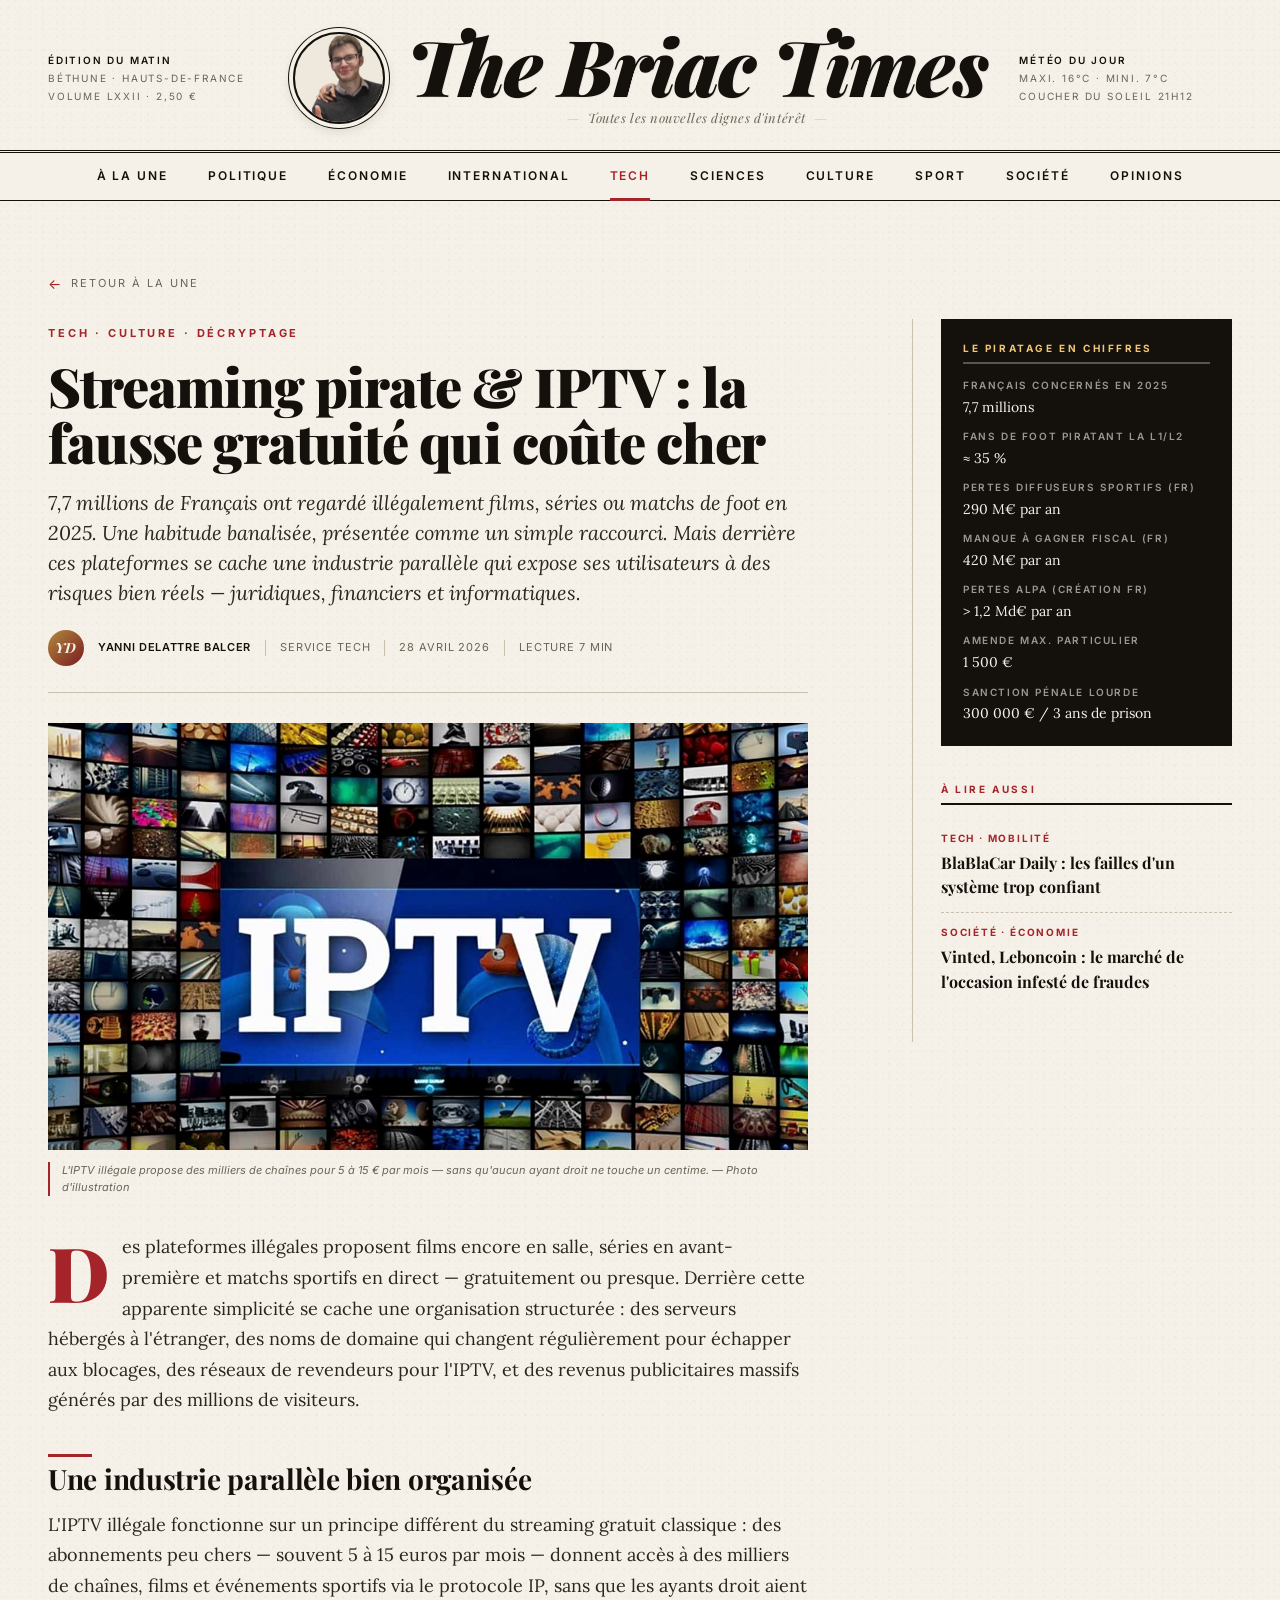
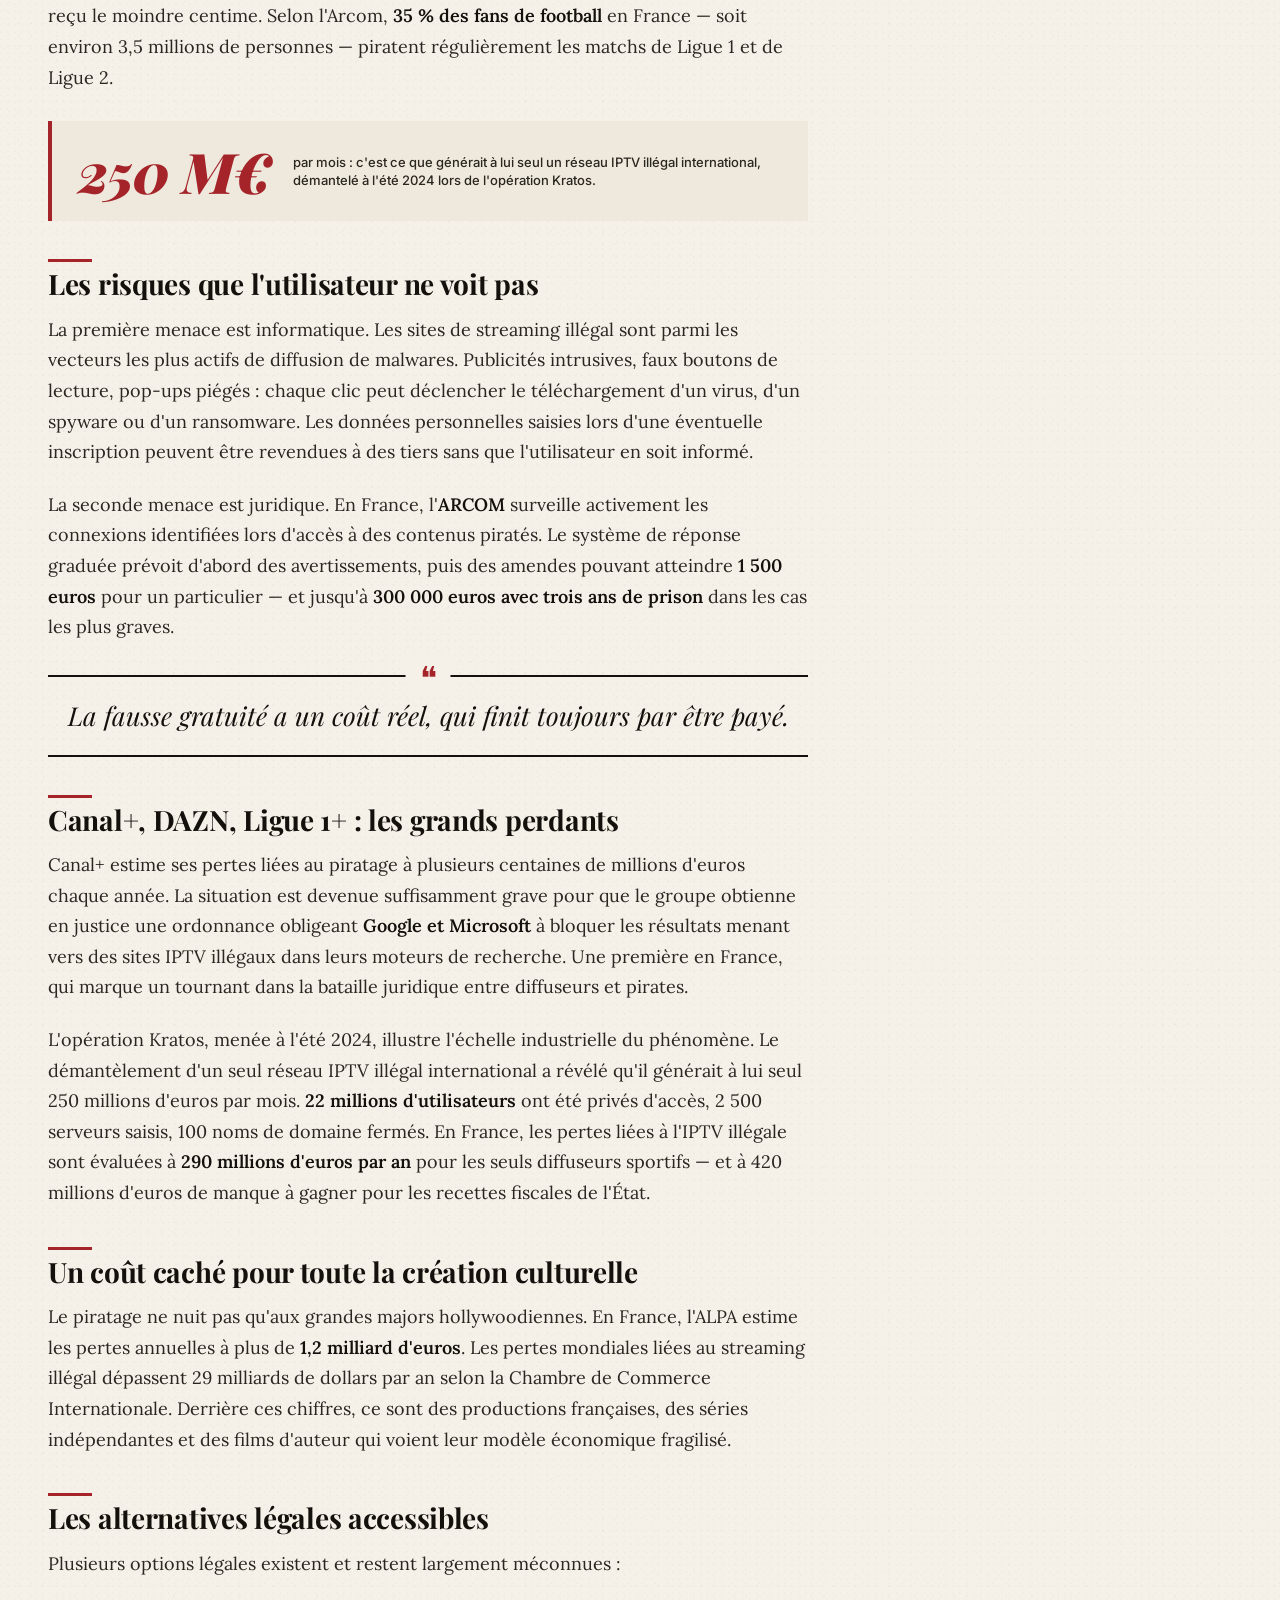
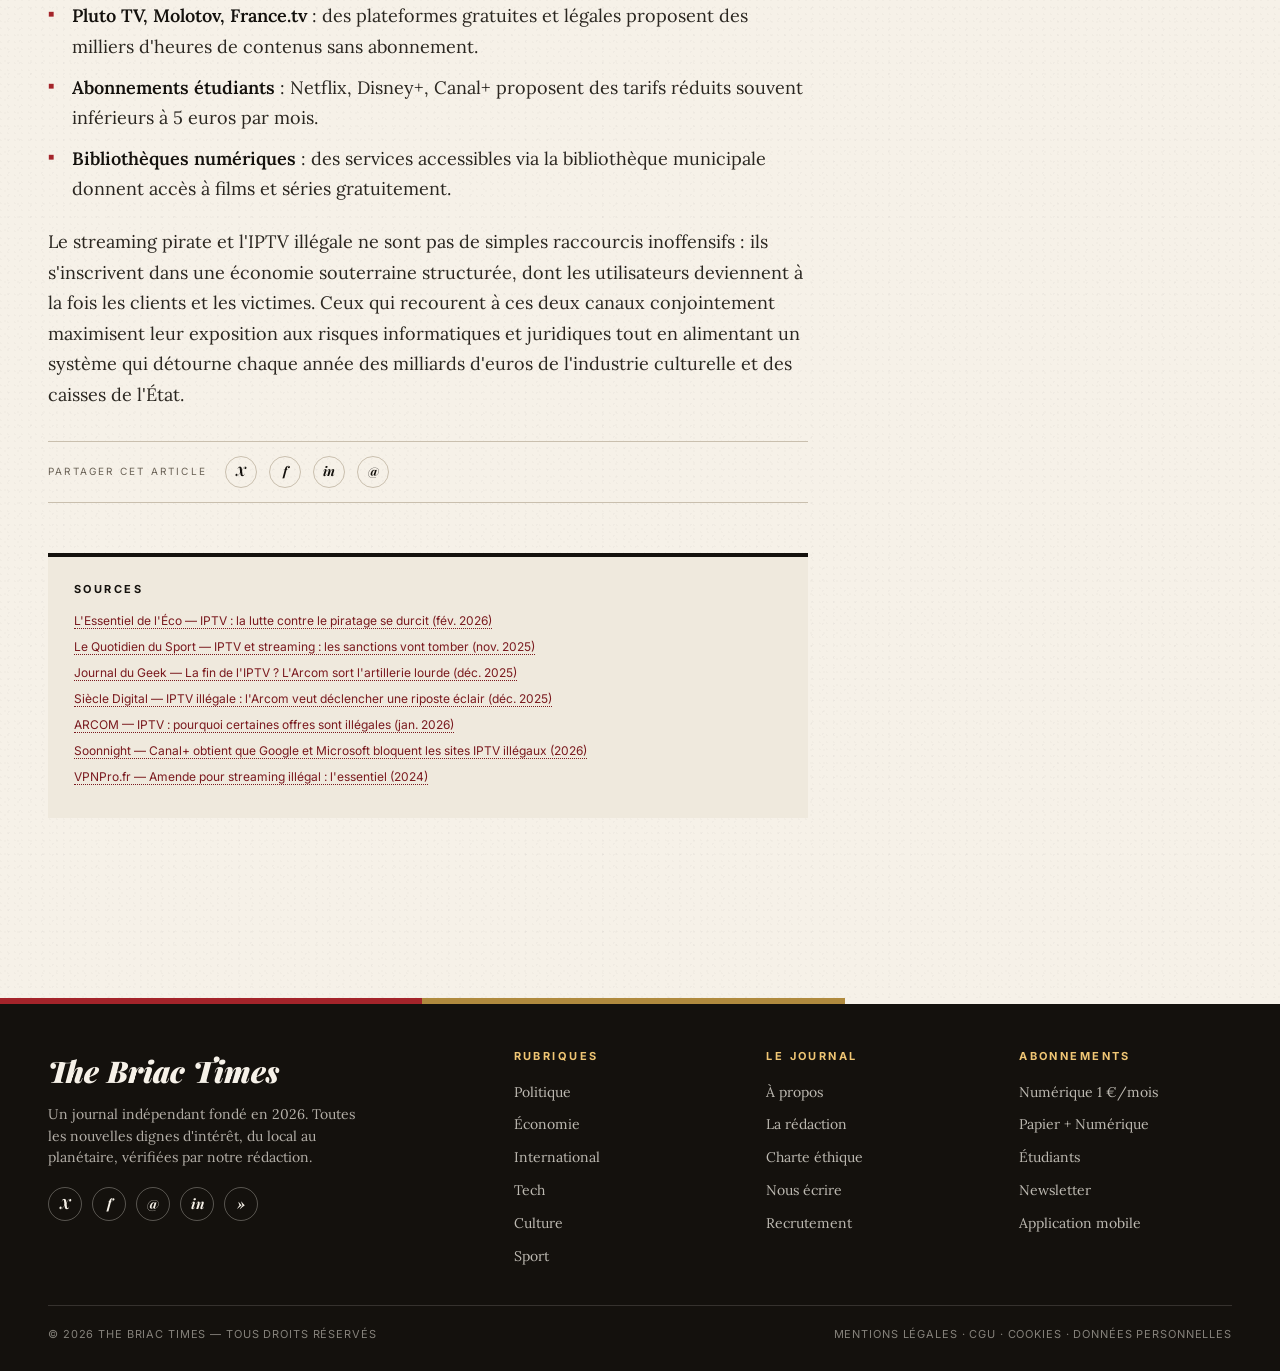
<file: articles/streaming.html>
<!DOCTYPE html>
<html lang="fr">
<head>
<meta charset="UTF-8">
<meta name="viewport" content="width=device-width, initial-scale=1.0">
<title>Streaming pirate &amp; IPTV : la fausse gratuité qui coûte cher — The Briac Times</title>
<link rel="preconnect" href="https://fonts.googleapis.com">
<link rel="preconnect" href="https://fonts.gstatic.com" crossorigin>
<link href="https://fonts.googleapis.com/css2?family=Playfair+Display:ital,wght@0,400;0,700;0,900;1,400;1,700&family=Lora:ital,wght@0,400;0,500;0,600;0,700;1,400&family=Inter:wght@400;500;600;700&display=swap" rel="stylesheet">
<link rel="stylesheet" href="../assets/style.css">
</head>
<body>

<header class="masthead">
  <div class="container">
    <div class="masthead-grid">
      <div class="masthead-meta">
        <strong>Édition du matin</strong>
        Béthune · Hauts-de-France<br>
        Volume LXXII · 2,50 €
      </div>
      <div class="masthead-title">
        <div class="logo-frame">
          <a href="../index.html"><img src="../assets/logo.png" alt="The Briac Times - Logo"></a>
        </div>
        <div class="title-block">
          <h1><a href="../index.html" style="color:inherit;text-decoration:none;">The Briac Times</a></h1>
          <div class="tagline">Toutes les nouvelles dignes d'intérêt</div>
        </div>
      </div>
      <div class="masthead-meta right">
        <strong>Météo du jour</strong>
        Maxi. 16°C · Mini. 7°C<br>
        Coucher du soleil 21h12
      </div>
    </div>
  </div>
</header>

<nav class="primary">
  <div class="container">
    <a href="../index.html">À la une</a>
    <a href="#">Politique</a>
    <a href="#">Économie</a>
    <a href="#">International</a>
    <a href="#" class="active">Tech</a>
    <a href="#">Sciences</a>
    <a href="#">Culture</a>
    <a href="#">Sport</a>
    <a href="#">Société</a>
    <a href="#">Opinions</a>
  </div>
</nav>

<main>
  <div class="container">
    <article class="article-page fade-in">
      <a href="../index.html" class="back-link">Retour à la une</a>

      <div class="article-page-grid">
        <div class="article-main">
          <header class="article-header">
            <span class="category-tag">Tech · Culture · Décryptage</span>
            <h1>Streaming pirate &amp; IPTV : la fausse gratuité qui coûte cher</h1>
            <p class="deck">7,7 millions de Français ont regardé illégalement films, séries ou matchs de foot en 2025. Une habitude banalisée, présentée comme un simple raccourci. Mais derrière ces plateformes se cache une industrie parallèle qui expose ses utilisateurs à des risques bien réels — juridiques, financiers et informatiques.</p>
            <div class="article-meta">
              <div class="author-bubble">YD</div>
              <span class="author-name">Yanni Delattre Balcer</span>
              <span class="meta-divider"></span>
              <span>Service Tech</span>
              <span class="meta-divider"></span>
              <span>28 avril 2026</span>
              <span class="meta-divider"></span>
              <span>Lecture 7 min</span>
            </div>
          </header>

          <figure class="article-hero">
            <img src="../assets/articles/streaming-article.jpg" alt="IPTV et écran de chaînes en streaming">
          </figure>
          <p class="article-hero-caption">L'IPTV illégale propose des milliers de chaînes pour 5 à 15 € par mois — sans qu'aucun ayant droit ne touche un centime. — Photo d'illustration</p>

          <div class="article-body">
            <p>Des plateformes illégales proposent films encore en salle, séries en avant-première et matchs sportifs en direct — gratuitement ou presque. Derrière cette apparente simplicité se cache une organisation structurée : des serveurs hébergés à l'étranger, des noms de domaine qui changent régulièrement pour échapper aux blocages, des réseaux de revendeurs pour l'IPTV, et des revenus publicitaires massifs générés par des millions de visiteurs.</p>

            <h2>Une industrie parallèle bien organisée</h2>

            <p>L'IPTV illégale fonctionne sur un principe différent du streaming gratuit classique : des abonnements peu chers — souvent 5 à 15 euros par mois — donnent accès à des milliers de chaînes, films et événements sportifs via le protocole IP, sans que les ayants droit aient reçu le moindre centime. Selon l'Arcom, <strong>35 % des fans de football</strong> en France — soit environ 3,5 millions de personnes — piratent régulièrement les matchs de Ligue 1 et de Ligue 2.</p>

            <div class="key-figure">
              <div class="figure-number">250 M€</div>
              <div class="figure-label">par mois : c'est ce que générait à lui seul un réseau IPTV illégal international, démantelé à l'été 2024 lors de l'opération Kratos.</div>
            </div>

            <h2>Les risques que l'utilisateur ne voit pas</h2>

            <p>La première menace est informatique. Les sites de streaming illégal sont parmi les vecteurs les plus actifs de diffusion de malwares. Publicités intrusives, faux boutons de lecture, pop-ups piégés : chaque clic peut déclencher le téléchargement d'un virus, d'un spyware ou d'un ransomware. Les données personnelles saisies lors d'une éventuelle inscription peuvent être revendues à des tiers sans que l'utilisateur en soit informé.</p>

            <p>La seconde menace est juridique. En France, l'<strong>ARCOM</strong> surveille activement les connexions identifiées lors d'accès à des contenus piratés. Le système de réponse graduée prévoit d'abord des avertissements, puis des amendes pouvant atteindre <strong>1 500 euros</strong> pour un particulier — et jusqu'à <strong>300 000 euros avec trois ans de prison</strong> dans les cas les plus graves.</p>

            <blockquote class="pull-quote">La fausse gratuité a un coût réel, qui finit toujours par être payé.</blockquote>

            <h2>Canal+, DAZN, Ligue 1+ : les grands perdants</h2>

            <p>Canal+ estime ses pertes liées au piratage à plusieurs centaines de millions d'euros chaque année. La situation est devenue suffisamment grave pour que le groupe obtienne en justice une ordonnance obligeant <strong>Google et Microsoft</strong> à bloquer les résultats menant vers des sites IPTV illégaux dans leurs moteurs de recherche. Une première en France, qui marque un tournant dans la bataille juridique entre diffuseurs et pirates.</p>

            <p>L'opération Kratos, menée à l'été 2024, illustre l'échelle industrielle du phénomène. Le démantèlement d'un seul réseau IPTV illégal international a révélé qu'il générait à lui seul 250 millions d'euros par mois. <strong>22 millions d'utilisateurs</strong> ont été privés d'accès, 2 500 serveurs saisis, 100 noms de domaine fermés. En France, les pertes liées à l'IPTV illégale sont évaluées à <strong>290 millions d'euros par an</strong> pour les seuls diffuseurs sportifs — et à 420 millions d'euros de manque à gagner pour les recettes fiscales de l'État.</p>

            <h2>Un coût caché pour toute la création culturelle</h2>

            <p>Le piratage ne nuit pas qu'aux grandes majors hollywoodiennes. En France, l'ALPA estime les pertes annuelles à plus de <strong>1,2 milliard d'euros</strong>. Les pertes mondiales liées au streaming illégal dépassent 29 milliards de dollars par an selon la Chambre de Commerce Internationale. Derrière ces chiffres, ce sont des productions françaises, des séries indépendantes et des films d'auteur qui voient leur modèle économique fragilisé.</p>

            <h2>Les alternatives légales accessibles</h2>

            <p>Plusieurs options légales existent et restent largement méconnues :</p>

            <ul>
              <li><strong>Pluto TV, Molotov, France.tv</strong> : des plateformes gratuites et légales proposent des milliers d'heures de contenus sans abonnement.</li>
              <li><strong>Abonnements étudiants</strong> : Netflix, Disney+, Canal+ proposent des tarifs réduits souvent inférieurs à 5 euros par mois.</li>
              <li><strong>Bibliothèques numériques</strong> : des services accessibles via la bibliothèque municipale donnent accès à films et séries gratuitement.</li>
            </ul>

            <p>Le streaming pirate et l'IPTV illégale ne sont pas de simples raccourcis inoffensifs : ils s'inscrivent dans une économie souterraine structurée, dont les utilisateurs deviennent à la fois les clients et les victimes. Ceux qui recourent à ces deux canaux conjointement maximisent leur exposition aux risques informatiques et juridiques tout en alimentant un système qui détourne chaque année des milliards d'euros de l'industrie culturelle et des caisses de l'État.</p>
          </div>

          <div class="share-bar">
            <span class="share-label">Partager cet article</span>
            <a href="#" title="X">X</a>
            <a href="#" title="Facebook">f</a>
            <a href="#" title="LinkedIn">in</a>
            <a href="#" title="Email">@</a>
          </div>

          <div class="article-sources">
            <h4>Sources</h4>
            <ul>
              <li><a href="https://lessentieldeleco.fr/5974-iptv-la-lutte-contre-le-piratage-se-durcit/" target="_blank" rel="noopener">L'Essentiel de l'Éco — IPTV : la lutte contre le piratage se durcit (fév. 2026)</a></li>
              <li><a href="https://www.lequotidiendusport.fr/iptv-et-streaming-les-sanctions-vont-tomber/" target="_blank" rel="noopener">Le Quotidien du Sport — IPTV et streaming : les sanctions vont tomber (nov. 2025)</a></li>
              <li><a href="https://www.journaldugeek.com/2025/12/04/la-fin-de-liptv-larcom-sort-lartillerie-lourde-pour-tout-arreter-en-france/" target="_blank" rel="noopener">Journal du Geek — La fin de l'IPTV ? L'Arcom sort l'artillerie lourde (déc. 2025)</a></li>
              <li><a href="https://siecledigital.fr/2025/12/05/iptv-illegale-larcom-veut-declencher-une-riposte-eclair-pour-endiguer-le-piratage-en-france/" target="_blank" rel="noopener">Siècle Digital — IPTV illégale : l'Arcom veut déclencher une riposte éclair (déc. 2025)</a></li>
              <li><a href="https://www.arcom.fr/actualites/iptv-pourquoi-certaines-offres-sont-illegales" target="_blank" rel="noopener">ARCOM — IPTV : pourquoi certaines offres sont illégales (jan. 2026)</a></li>
              <li><a href="https://soonnight.com" target="_blank" rel="noopener">Soonnight — Canal+ obtient que Google et Microsoft bloquent les sites IPTV illégaux (2026)</a></li>
              <li><a href="https://fr.vpnpro.com" target="_blank" rel="noopener">VPNPro.fr — Amende pour streaming illégal : l'essentiel (2024)</a></li>
            </ul>
          </div>
        </div>

        <aside class="article-aside">
          <div class="aside-block factbox">
            <h4>Le piratage en chiffres</h4>
            <dl>
              <dt>Français concernés en 2025</dt>
              <dd>7,7 millions</dd>
              <dt>Fans de foot piratant la L1/L2</dt>
              <dd>≈ 35 %</dd>
              <dt>Pertes diffuseurs sportifs (FR)</dt>
              <dd>290 M€ par an</dd>
              <dt>Manque à gagner fiscal (FR)</dt>
              <dd>420 M€ par an</dd>
              <dt>Pertes ALPA (création FR)</dt>
              <dd>&gt; 1,2 Md€ par an</dd>
              <dt>Amende max. particulier</dt>
              <dd>1 500 €</dd>
              <dt>Sanction pénale lourde</dt>
              <dd>300 000 € / 3 ans de prison</dd>
            </dl>
          </div>

          <div class="aside-block">
            <h4>À lire aussi</h4>
            <a href="blablacar.html" class="related-item">
              <span class="tag">Tech · Mobilité</span>
              <span class="related-title">BlaBlaCar Daily : les failles d'un système trop confiant</span>
            </a>
            <a href="marketplace.html" class="related-item">
              <span class="tag">Société · Économie</span>
              <span class="related-title">Vinted, Leboncoin : le marché de l'occasion infesté de fraudes</span>
            </a>
          </div>
        </aside>
      </div>
    </article>
  </div>
</main>

<footer>
  <div class="container">
    <div class="footer-grid">
      <div class="footer-brand">
        <h2>The Briac Times</h2>
        <p>Un journal indépendant fondé en 2026. Toutes les nouvelles dignes d'intérêt, du local au planétaire, vérifiées par notre rédaction.</p>
        <div class="socials">
          <a href="#" title="X">X</a>
          <a href="#" title="Facebook">f</a>
          <a href="#" title="Instagram">@</a>
          <a href="#" title="LinkedIn">in</a>
          <a href="#" title="RSS">»</a>
        </div>
      </div>
      <div class="footer-col">
        <h4>Rubriques</h4>
        <ul>
          <li><a href="#">Politique</a></li>
          <li><a href="#">Économie</a></li>
          <li><a href="#">International</a></li>
          <li><a href="#">Tech</a></li>
          <li><a href="#">Culture</a></li>
          <li><a href="#">Sport</a></li>
        </ul>
      </div>
      <div class="footer-col">
        <h4>Le journal</h4>
        <ul>
          <li><a href="#">À propos</a></li>
          <li><a href="#">La rédaction</a></li>
          <li><a href="#">Charte éthique</a></li>
          <li><a href="#">Nous écrire</a></li>
          <li><a href="#">Recrutement</a></li>
        </ul>
      </div>
      <div class="footer-col">
        <h4>Abonnements</h4>
        <ul>
          <li><a href="#">Numérique 1 €/mois</a></li>
          <li><a href="#">Papier + Numérique</a></li>
          <li><a href="#">Étudiants</a></li>
          <li><a href="#">Newsletter</a></li>
          <li><a href="#">Application mobile</a></li>
        </ul>
      </div>
    </div>
    <div class="footer-bottom">
      <span>© 2026 The Briac Times — Tous droits réservés</span>
      <span>Mentions légales · CGU · Cookies · Données personnelles</span>
    </div>
  </div>
</footer>

</body>
</html>
</file>
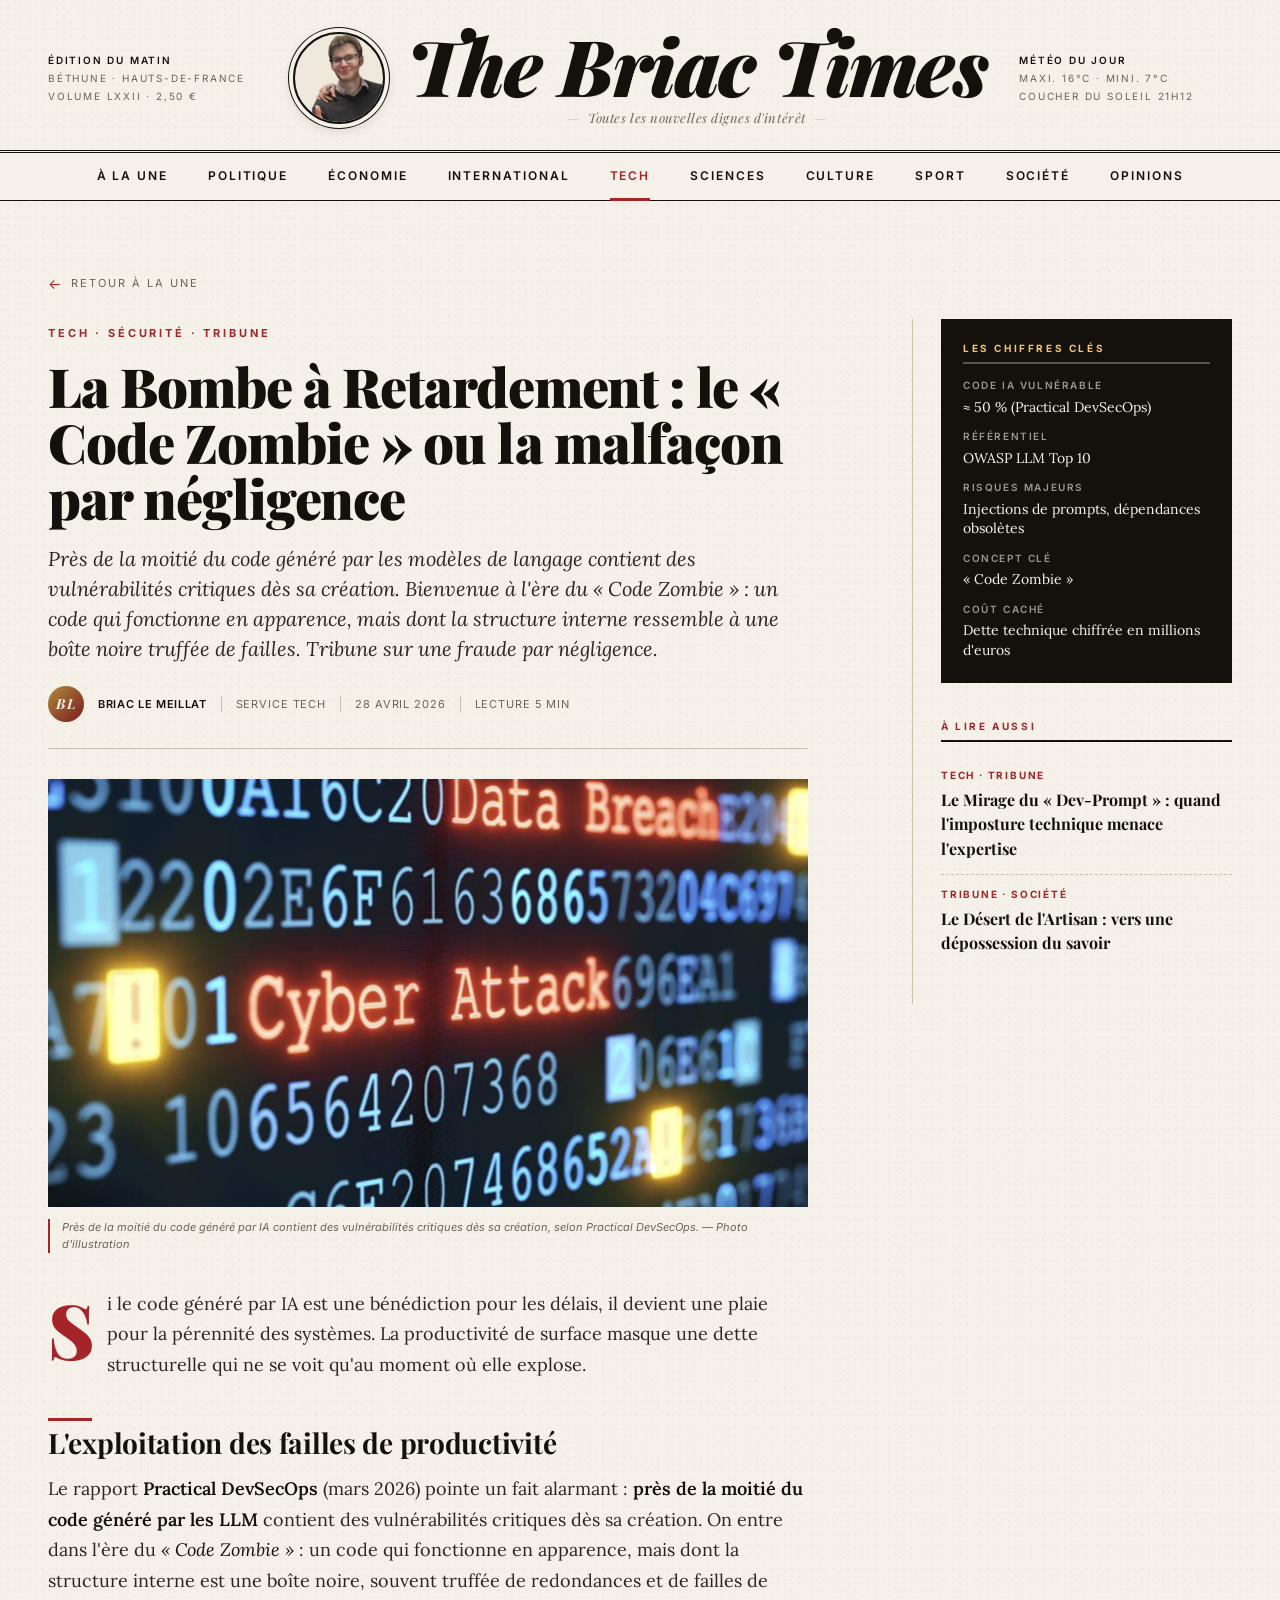
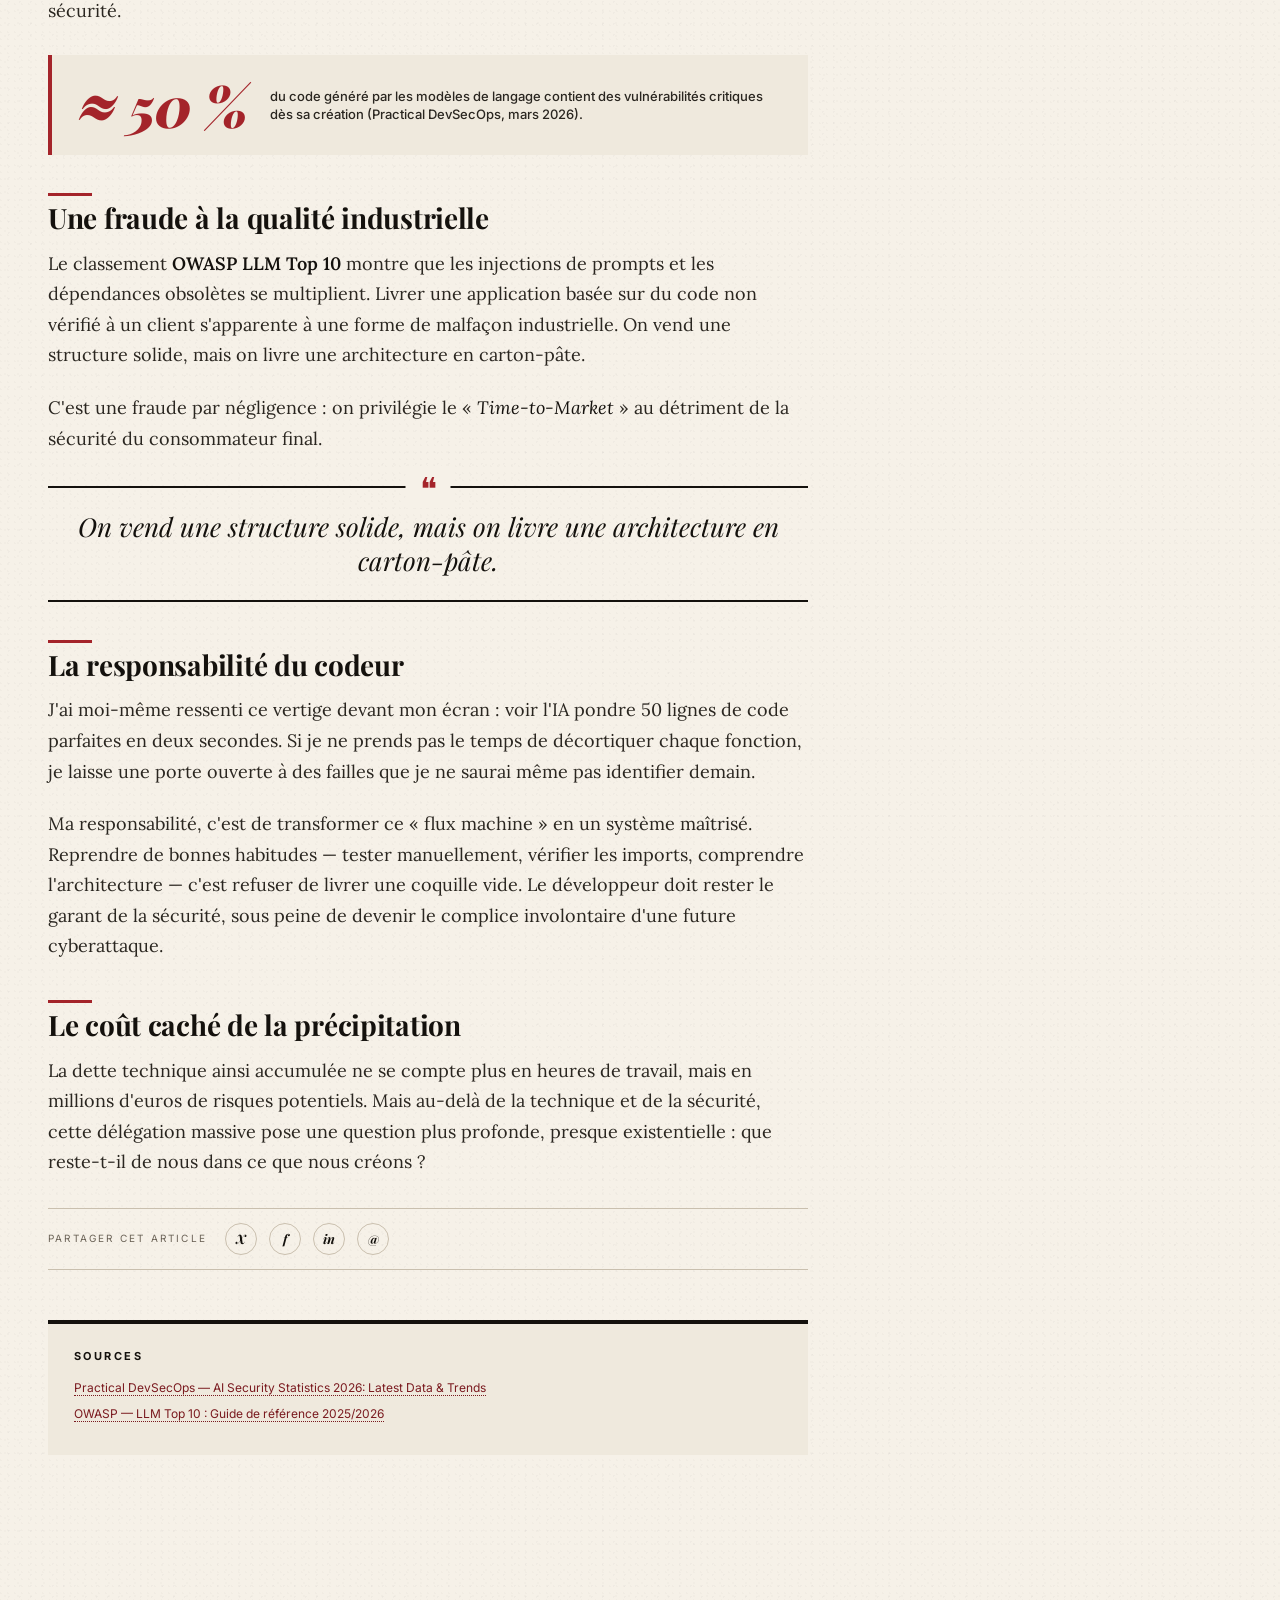
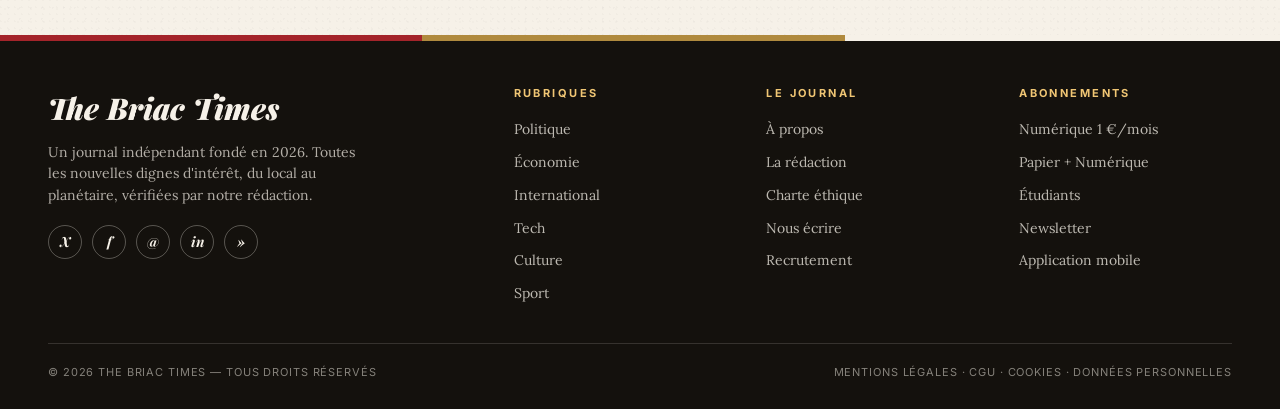
<file: articles/zombie.html>
<!DOCTYPE html>
<html lang="fr">
<head>
<meta charset="UTF-8">
<meta name="viewport" content="width=device-width, initial-scale=1.0">
<title>La Bombe à Retardement : le « Code Zombie » ou la malfaçon par négligence — The Briac Times</title>
<link rel="preconnect" href="https://fonts.googleapis.com">
<link rel="preconnect" href="https://fonts.gstatic.com" crossorigin>
<link href="https://fonts.googleapis.com/css2?family=Playfair+Display:ital,wght@0,400;0,700;0,900;1,400;1,700&family=Lora:ital,wght@0,400;0,500;0,600;0,700;1,400&family=Inter:wght@400;500;600;700&display=swap" rel="stylesheet">
<link rel="stylesheet" href="../assets/style.css">
</head>
<body>

<header class="masthead">
  <div class="container">
    <div class="masthead-grid">
      <div class="masthead-meta">
        <strong>Édition du matin</strong>
        Béthune · Hauts-de-France<br>
        Volume LXXII · 2,50 €
      </div>
      <div class="masthead-title">
        <div class="logo-frame">
          <a href="../index.html"><img src="../assets/logo.png" alt="The Briac Times - Logo"></a>
        </div>
        <div class="title-block">
          <h1><a href="../index.html" style="color:inherit;text-decoration:none;">The Briac Times</a></h1>
          <div class="tagline">Toutes les nouvelles dignes d'intérêt</div>
        </div>
      </div>
      <div class="masthead-meta right">
        <strong>Météo du jour</strong>
        Maxi. 16°C · Mini. 7°C<br>
        Coucher du soleil 21h12
      </div>
    </div>
  </div>
</header>

<nav class="primary">
  <div class="container">
    <a href="../index.html">À la une</a>
    <a href="#">Politique</a>
    <a href="#">Économie</a>
    <a href="#">International</a>
    <a href="#" class="active">Tech</a>
    <a href="#">Sciences</a>
    <a href="#">Culture</a>
    <a href="#">Sport</a>
    <a href="#">Société</a>
    <a href="#">Opinions</a>
  </div>
</nav>

<main>
  <div class="container">
    <article class="article-page fade-in">
      <a href="../index.html" class="back-link">Retour à la une</a>

      <div class="article-page-grid">
        <div class="article-main">
          <header class="article-header">
            <span class="category-tag">Tech · Sécurité · Tribune</span>
            <h1>La Bombe à Retardement : le « Code Zombie » ou la malfaçon par négligence</h1>
            <p class="deck">Près de la moitié du code généré par les modèles de langage contient des vulnérabilités critiques dès sa création. Bienvenue à l'ère du « Code Zombie » : un code qui fonctionne en apparence, mais dont la structure interne ressemble à une boîte noire truffée de failles. Tribune sur une fraude par négligence.</p>
            <div class="article-meta">
              <div class="author-bubble">BL</div>
              <span class="author-name">Briac Le Meillat</span>
              <span class="meta-divider"></span>
              <span>Service Tech</span>
              <span class="meta-divider"></span>
              <span>28 avril 2026</span>
              <span class="meta-divider"></span>
              <span>Lecture 5 min</span>
            </div>
          </header>

          <figure class="article-hero">
            <img src="../assets/articles/zombie-article.jpg" alt="Lignes de code défilant sur un écran sombre">
          </figure>
          <p class="article-hero-caption">Près de la moitié du code généré par IA contient des vulnérabilités critiques dès sa création, selon Practical DevSecOps. — Photo d'illustration</p>

          <div class="article-body">
            <p>Si le code généré par IA est une bénédiction pour les délais, il devient une plaie pour la pérennité des systèmes. La productivité de surface masque une dette structurelle qui ne se voit qu'au moment où elle explose.</p>

            <h2>L'exploitation des failles de productivité</h2>

            <p>Le rapport <strong>Practical DevSecOps</strong> (mars 2026) pointe un fait alarmant : <strong>près de la moitié du code généré par les LLM</strong> contient des vulnérabilités critiques dès sa création. On entre dans l'ère du <em>« Code Zombie »</em> : un code qui fonctionne en apparence, mais dont la structure interne est une boîte noire, souvent truffée de redondances et de failles de sécurité.</p>

            <div class="key-figure">
              <div class="figure-number">≈ 50 %</div>
              <div class="figure-label">du code généré par les modèles de langage contient des vulnérabilités critiques dès sa création (Practical DevSecOps, mars 2026).</div>
            </div>

            <h2>Une fraude à la qualité industrielle</h2>

            <p>Le classement <strong>OWASP LLM Top 10</strong> montre que les injections de prompts et les dépendances obsolètes se multiplient. Livrer une application basée sur du code non vérifié à un client s'apparente à une forme de malfaçon industrielle. On vend une structure solide, mais on livre une architecture en carton-pâte.</p>

            <p>C'est une fraude par négligence : on privilégie le « <em>Time-to-Market</em> » au détriment de la sécurité du consommateur final.</p>

            <blockquote class="pull-quote">On vend une structure solide, mais on livre une architecture en carton-pâte.</blockquote>

            <h2>La responsabilité du codeur</h2>

            <p>J'ai moi-même ressenti ce vertige devant mon écran : voir l'IA pondre 50 lignes de code parfaites en deux secondes. Si je ne prends pas le temps de décortiquer chaque fonction, je laisse une porte ouverte à des failles que je ne saurai même pas identifier demain.</p>

            <p>Ma responsabilité, c'est de transformer ce « flux machine » en un système maîtrisé. Reprendre de bonnes habitudes — tester manuellement, vérifier les imports, comprendre l'architecture — c'est refuser de livrer une coquille vide. Le développeur doit rester le garant de la sécurité, sous peine de devenir le complice involontaire d'une future cyberattaque.</p>

            <h2>Le coût caché de la précipitation</h2>

            <p>La dette technique ainsi accumulée ne se compte plus en heures de travail, mais en millions d'euros de risques potentiels. Mais au-delà de la technique et de la sécurité, cette délégation massive pose une question plus profonde, presque existentielle : que reste-t-il de nous dans ce que nous créons ?</p>
          </div>

          <div class="share-bar">
            <span class="share-label">Partager cet article</span>
            <a href="#" title="X">X</a>
            <a href="#" title="Facebook">f</a>
            <a href="#" title="LinkedIn">in</a>
            <a href="#" title="Email">@</a>
          </div>

          <div class="article-sources">
            <h4>Sources</h4>
            <ul>
              <li><a href="#" target="_blank" rel="noopener">Practical DevSecOps — AI Security Statistics 2026: Latest Data &amp; Trends</a></li>
              <li><a href="#" target="_blank" rel="noopener">OWASP — LLM Top 10 : Guide de référence 2025/2026</a></li>
            </ul>
          </div>
        </div>

        <aside class="article-aside">
          <div class="aside-block factbox">
            <h4>Les chiffres clés</h4>
            <dl>
              <dt>Code IA vulnérable</dt>
              <dd>≈ 50 % (Practical DevSecOps)</dd>
              <dt>Référentiel</dt>
              <dd>OWASP LLM Top 10</dd>
              <dt>Risques majeurs</dt>
              <dd>Injections de prompts, dépendances obsolètes</dd>
              <dt>Concept clé</dt>
              <dd>« Code Zombie »</dd>
              <dt>Coût caché</dt>
              <dd>Dette technique chiffrée en millions d'euros</dd>
            </dl>
          </div>

          <div class="aside-block">
            <h4>À lire aussi</h4>
            <a href="mirage.html" class="related-item">
              <span class="tag">Tech · Tribune</span>
              <span class="related-title">Le Mirage du « Dev-Prompt » : quand l'imposture technique menace l'expertise</span>
            </a>
            <a href="artisan.html" class="related-item">
              <span class="tag">Tribune · Société</span>
              <span class="related-title">Le Désert de l'Artisan : vers une dépossession du savoir</span>
            </a>
          </div>
        </aside>
      </div>
    </article>
  </div>
</main>

<footer>
  <div class="container">
    <div class="footer-grid">
      <div class="footer-brand">
        <h2>The Briac Times</h2>
        <p>Un journal indépendant fondé en 2026. Toutes les nouvelles dignes d'intérêt, du local au planétaire, vérifiées par notre rédaction.</p>
        <div class="socials">
          <a href="#" title="X">X</a>
          <a href="#" title="Facebook">f</a>
          <a href="#" title="Instagram">@</a>
          <a href="#" title="LinkedIn">in</a>
          <a href="#" title="RSS">»</a>
        </div>
      </div>
      <div class="footer-col">
        <h4>Rubriques</h4>
        <ul>
          <li><a href="#">Politique</a></li>
          <li><a href="#">Économie</a></li>
          <li><a href="#">International</a></li>
          <li><a href="#">Tech</a></li>
          <li><a href="#">Culture</a></li>
          <li><a href="#">Sport</a></li>
        </ul>
      </div>
      <div class="footer-col">
        <h4>Le journal</h4>
        <ul>
          <li><a href="#">À propos</a></li>
          <li><a href="#">La rédaction</a></li>
          <li><a href="#">Charte éthique</a></li>
          <li><a href="#">Nous écrire</a></li>
          <li><a href="#">Recrutement</a></li>
        </ul>
      </div>
      <div class="footer-col">
        <h4>Abonnements</h4>
        <ul>
          <li><a href="#">Numérique 1 €/mois</a></li>
          <li><a href="#">Papier + Numérique</a></li>
          <li><a href="#">Étudiants</a></li>
          <li><a href="#">Newsletter</a></li>
          <li><a href="#">Application mobile</a></li>
        </ul>
      </div>
    </div>
    <div class="footer-bottom">
      <span>© 2026 The Briac Times — Tous droits réservés</span>
      <span>Mentions légales · CGU · Cookies · Données personnelles</span>
    </div>
  </div>
</footer>

</body>
</html>
</file>
<file: assets/style.css>
:root {
  --paper: #f6f1e8;
  --paper-2: #efe9dd;
  --ink: #14110d;
  --ink-soft: #2a2620;
  --ink-mute: #6b6357;
  --rule: #c9bfae;
  --rule-soft: #d9d1c0;
  --accent: #a4242a;
  --accent-dark: #7a1a1f;
  --gold: #b08a3e;
}

* { margin: 0; padding: 0; box-sizing: border-box; }

html { scroll-behavior: smooth; }

body {
  background: var(--paper);
  color: var(--ink);
  font-family: 'Lora', Georgia, serif;
  font-size: 16px;
  line-height: 1.55;
  background-image:
    radial-gradient(circle at 12% 18%, rgba(0,0,0,0.018) 0 1px, transparent 1px),
    radial-gradient(circle at 78% 62%, rgba(0,0,0,0.022) 0 1px, transparent 1px),
    radial-gradient(circle at 38% 84%, rgba(0,0,0,0.015) 0 1px, transparent 1px);
  background-size: 7px 7px, 11px 11px, 13px 13px;
}

.container {
  max-width: 1240px;
  margin: 0 auto;
  padding: 0 28px;
}

.utility-bar {
  background: var(--ink);
  color: var(--paper);
  font-family: 'Inter', sans-serif;
  font-size: 11px;
  letter-spacing: 0.14em;
  text-transform: uppercase;
  padding: 8px 0;
  border-bottom: 1px solid var(--accent);
}

.utility-bar .container {
  display: flex;
  justify-content: space-between;
  align-items: center;
  gap: 24px;
  flex-wrap: wrap;
}

.utility-left, .utility-right {
  display: flex;
  gap: 18px;
  align-items: center;
}

.utility-right a {
  color: var(--paper);
  text-decoration: none;
  opacity: 0.85;
  transition: opacity .2s;
}
.utility-right a:hover { opacity: 1; color: #f0c674; }

.weather-pill {
  background: rgba(255,255,255,0.08);
  padding: 2px 10px;
  border-radius: 2px;
  border: 1px solid rgba(255,255,255,0.15);
}

.masthead {
  border-bottom: 3px double var(--ink);
  padding: 28px 0 22px;
  position: relative;
}

.masthead::before {
  content: "";
  position: absolute;
  bottom: -10px;
  left: 0;
  right: 0;
  height: 1px;
  background: var(--ink);
  opacity: 0.4;
}

.masthead-grid {
  display: grid;
  grid-template-columns: 1fr auto 1fr;
  align-items: center;
  gap: 32px;
}

.masthead-meta {
  font-family: 'Inter', sans-serif;
  font-size: 10px;
  letter-spacing: 0.18em;
  text-transform: uppercase;
  color: var(--ink-mute);
  line-height: 1.8;
}

.masthead-meta strong {
  display: block;
  color: var(--ink);
  font-weight: 600;
}

.masthead-meta .right { text-align: right; }

.masthead-title {
  display: flex;
  align-items: center;
  gap: 22px;
  justify-content: center;
}

.logo-frame {
  width: 92px;
  height: 92px;
  border-radius: 50%;
  overflow: hidden;
  border: 2px solid var(--ink);
  box-shadow: 0 0 0 4px var(--paper), 0 0 0 5px var(--ink), 0 4px 14px rgba(0,0,0,0.18);
  background: var(--paper-2);
  flex-shrink: 0;
  position: relative;
}

.logo-frame img {
  width: 100%;
  height: 100%;
  object-fit: cover;
  object-position: top center;
  filter: contrast(1.05) saturate(0.9);
}

.title-block {
  text-align: center;
}

.title-block h1 {
  font-family: 'Playfair Display', serif;
  font-weight: 900;
  font-style: italic;
  font-size: clamp(40px, 6.5vw, 78px);
  letter-spacing: -0.02em;
  line-height: 0.95;
  color: var(--ink);
  text-shadow: 1px 1px 0 rgba(0,0,0,0.04);
}

.title-block .tagline {
  font-family: 'Playfair Display', serif;
  font-style: italic;
  font-size: 13px;
  color: var(--ink-mute);
  margin-top: 6px;
  letter-spacing: 0.04em;
}

.title-block .tagline::before,
.title-block .tagline::after {
  content: "—";
  margin: 0 8px;
  color: var(--rule);
}

nav.primary {
  border-bottom: 1px solid var(--ink);
  background: var(--paper);
  position: sticky;
  top: 0;
  z-index: 50;
  backdrop-filter: blur(4px);
}

nav.primary .container {
  display: flex;
  justify-content: center;
  gap: 4px;
  flex-wrap: wrap;
  padding: 0 28px;
}

nav.primary a {
  font-family: 'Inter', sans-serif;
  font-size: 12px;
  font-weight: 600;
  letter-spacing: 0.16em;
  text-transform: uppercase;
  color: var(--ink);
  text-decoration: none;
  padding: 14px 18px;
  position: relative;
  transition: color .2s;
}

nav.primary a:hover { color: var(--accent); }

nav.primary a.active {
  color: var(--accent);
}

nav.primary a.active::after {
  content: "";
  position: absolute;
  bottom: -1px;
  left: 18px;
  right: 18px;
  height: 3px;
  background: var(--accent);
}

.breaking {
  background: var(--accent);
  color: white;
  padding: 9px 0;
  font-family: 'Inter', sans-serif;
  font-size: 12px;
  letter-spacing: 0.08em;
  display: flex;
  align-items: center;
  overflow: hidden;
}

.breaking-label {
  background: var(--ink);
  padding: 4px 14px;
  font-weight: 700;
  text-transform: uppercase;
  letter-spacing: 0.18em;
  margin-right: 18px;
  flex-shrink: 0;
  margin-left: 28px;
}

.ticker-track {
  display: flex;
  gap: 60px;
  white-space: nowrap;
  animation: ticker 60s linear infinite;
}

.ticker-track span::before {
  content: "■";
  margin-right: 12px;
  color: rgba(255,255,255,0.6);
  font-size: 8px;
  vertical-align: middle;
}

@keyframes ticker {
  from { transform: translateX(0); }
  to { transform: translateX(-50%); }
}

main {
  padding: 38px 0 60px;
}

.section-title {
  font-family: 'Playfair Display', serif;
  font-size: 13px;
  font-weight: 700;
  letter-spacing: 0.32em;
  text-transform: uppercase;
  color: var(--ink);
  padding-bottom: 8px;
  margin-bottom: 22px;
  border-bottom: 2px solid var(--ink);
  position: relative;
}

.section-title::after {
  content: "";
  position: absolute;
  bottom: -2px;
  left: 0;
  width: 60px;
  height: 2px;
  background: var(--accent);
}

.lead-section {
  display: grid;
  grid-template-columns: 2fr 1fr;
  gap: 36px;
  margin-bottom: 50px;
  padding-bottom: 40px;
  border-bottom: 1px solid var(--rule);
}

.lead-article {
  display: flex;
  flex-direction: column;
}

.lead-article .image-wrap {
  position: relative;
  aspect-ratio: 16/10;
  overflow: hidden;
  background: var(--paper-2);
  margin-bottom: 18px;
}

.lead-article .image-wrap img {
  width: 100%;
  height: 100%;
  object-fit: cover;
  filter: contrast(1.04) saturate(0.95);
  transition: transform .8s ease;
}

.lead-article:hover .image-wrap img { transform: scale(1.03); }

.image-caption {
  font-family: 'Inter', sans-serif;
  font-size: 11px;
  color: var(--ink-mute);
  font-style: italic;
  margin-top: -10px;
  margin-bottom: 16px;
  border-left: 2px solid var(--rule);
  padding-left: 10px;
}

.category-tag {
  font-family: 'Inter', sans-serif;
  font-size: 10px;
  font-weight: 700;
  letter-spacing: 0.22em;
  text-transform: uppercase;
  color: var(--accent);
  margin-bottom: 10px;
  display: inline-block;
}

.category-tag.alt { color: var(--gold); }
.category-tag.dark { color: var(--ink); }

.lead-article h2 {
  font-family: 'Playfair Display', serif;
  font-size: clamp(30px, 3.6vw, 46px);
  line-height: 1.05;
  font-weight: 900;
  letter-spacing: -0.015em;
  margin-bottom: 14px;
  color: var(--ink);
}

.lead-article h2 a {
  color: inherit;
  text-decoration: none;
  background-image: linear-gradient(var(--accent), var(--accent));
  background-position: 0 100%;
  background-repeat: no-repeat;
  background-size: 0% 2px;
  transition: background-size .4s;
}
.lead-article h2 a:hover { background-size: 100% 2px; }

.lead-article .deck {
  font-family: 'Lora', serif;
  font-size: 18px;
  line-height: 1.5;
  color: var(--ink-soft);
  margin-bottom: 16px;
  font-weight: 400;
}

.byline {
  font-family: 'Inter', sans-serif;
  font-size: 11px;
  letter-spacing: 0.06em;
  color: var(--ink-mute);
  text-transform: uppercase;
}

.byline strong {
  color: var(--ink);
  font-weight: 600;
}

.byline .dot { margin: 0 8px; opacity: 0.4; }

.aside-stack {
  display: flex;
  flex-direction: column;
  gap: 24px;
  border-left: 1px solid var(--rule);
  padding-left: 32px;
}

.aside-article {
  padding-bottom: 20px;
  border-bottom: 1px dashed var(--rule);
}

.aside-article:last-child { border-bottom: none; padding-bottom: 0; }

.aside-article h3 {
  font-family: 'Playfair Display', serif;
  font-size: 21px;
  line-height: 1.15;
  font-weight: 700;
  margin: 6px 0 8px;
}

.aside-article h3 a {
  color: var(--ink);
  text-decoration: none;
  transition: color .2s;
}
.aside-article h3 a:hover { color: var(--accent); }

.aside-article .summary {
  font-size: 14px;
  color: var(--ink-soft);
  line-height: 1.5;
  margin-bottom: 8px;
}

.aside-article .image-wrap {
  aspect-ratio: 4/3;
  overflow: hidden;
  margin-bottom: 10px;
  background: var(--paper-2);
}
.aside-article .image-wrap img {
  width: 100%; height: 100%; object-fit: cover;
  filter: contrast(1.04) saturate(0.95);
}

.grid-section {
  margin-bottom: 50px;
}

.article-grid {
  display: grid;
  grid-template-columns: repeat(4, 1fr);
  gap: 32px 28px;
}

.article-card {
  display: flex;
  flex-direction: column;
  position: relative;
}

.article-card .image-wrap {
  aspect-ratio: 4/3;
  overflow: hidden;
  margin-bottom: 14px;
  background: var(--paper-2);
  position: relative;
}

.article-card .image-wrap img {
  width: 100%;
  height: 100%;
  object-fit: cover;
  filter: contrast(1.04) saturate(0.95);
  transition: transform .6s ease, filter .6s ease;
}

.article-card:hover .image-wrap img {
  transform: scale(1.05);
  filter: contrast(1.08) saturate(1.05);
}

.article-card h3 {
  font-family: 'Playfair Display', serif;
  font-size: 20px;
  line-height: 1.18;
  font-weight: 700;
  margin: 8px 0 8px;
  letter-spacing: -0.005em;
}

.article-card h3 a {
  color: var(--ink);
  text-decoration: none;
  transition: color .2s;
}
.article-card h3 a:hover { color: var(--accent); }

.article-card .summary {
  font-size: 14px;
  color: var(--ink-soft);
  line-height: 1.5;
  margin-bottom: 10px;
}

.article-card.featured-large {
  grid-column: span 2;
  grid-row: span 1;
}

.article-card.featured-large h3 { font-size: 28px; line-height: 1.1; }
.article-card.featured-large .image-wrap { aspect-ratio: 16/9; }

.opinion-strip {
  background: var(--ink);
  color: var(--paper);
  padding: 38px 0;
  margin: 50px 0;
  position: relative;
  overflow: hidden;
}

.opinion-strip::before {
  content: "OPINION";
  position: absolute;
  top: -20px;
  right: -10px;
  font-family: 'Playfair Display', serif;
  font-style: italic;
  font-size: 220px;
  font-weight: 900;
  color: rgba(255,255,255,0.04);
  letter-spacing: -0.04em;
  pointer-events: none;
}

.opinion-strip .container {
  position: relative;
  z-index: 1;
}

.opinion-grid {
  display: grid;
  grid-template-columns: repeat(3, 1fr);
  gap: 38px;
}

.opinion-card .label {
  font-family: 'Inter', sans-serif;
  font-size: 10px;
  letter-spacing: 0.24em;
  text-transform: uppercase;
  color: #f0c674;
  margin-bottom: 10px;
}

.opinion-card h3 {
  font-family: 'Playfair Display', serif;
  font-style: italic;
  font-size: 22px;
  line-height: 1.2;
  font-weight: 400;
  margin-bottom: 14px;
  color: var(--paper);
}

.opinion-card .author-line {
  display: flex;
  align-items: center;
  gap: 10px;
  font-family: 'Inter', sans-serif;
  font-size: 11px;
  letter-spacing: 0.08em;
  text-transform: uppercase;
  color: rgba(246,241,232,0.7);
}

.author-bubble {
  width: 28px;
  height: 28px;
  border-radius: 50%;
  background: linear-gradient(135deg, #b08a3e 0%, #7a1a1f 100%);
  flex-shrink: 0;
  display: flex;
  align-items: center;
  justify-content: center;
  font-family: 'Playfair Display', serif;
  font-style: italic;
  font-weight: 700;
  font-size: 12px;
  color: var(--paper);
}

.bottom-section {
  display: grid;
  grid-template-columns: 2fr 1fr;
  gap: 40px;
}

.most-read {
  background: var(--paper-2);
  padding: 28px 26px;
  border-top: 4px solid var(--accent);
}

.most-read ol {
  list-style: none;
  counter-reset: rank;
}

.most-read li {
  counter-increment: rank;
  padding: 14px 0;
  border-bottom: 1px dashed var(--rule);
  display: grid;
  grid-template-columns: auto 1fr;
  gap: 14px;
  align-items: start;
}

.most-read li:last-child { border-bottom: none; }

.most-read li::before {
  content: counter(rank);
  font-family: 'Playfair Display', serif;
  font-style: italic;
  font-weight: 900;
  font-size: 32px;
  color: var(--accent);
  line-height: 1;
}

.most-read li a {
  font-family: 'Playfair Display', serif;
  color: var(--ink);
  text-decoration: none;
  font-size: 16px;
  font-weight: 600;
  line-height: 1.25;
  display: block;
  transition: color .2s;
}
.most-read li a:hover { color: var(--accent); }

.most-read li small {
  font-family: 'Inter', sans-serif;
  font-size: 10px;
  letter-spacing: 0.16em;
  text-transform: uppercase;
  color: var(--ink-mute);
  display: block;
  margin-top: 4px;
}

footer {
  background: var(--ink);
  color: var(--paper);
  padding: 50px 0 28px;
  margin-top: 60px;
  position: relative;
}

footer::before {
  content: "";
  display: block;
  position: absolute;
  top: 0; left: 0; right: 0;
  height: 6px;
  background: linear-gradient(90deg, var(--accent) 0%, var(--accent) 33%, var(--gold) 33%, var(--gold) 66%, var(--paper) 66%, var(--paper) 100%);
}

.footer-grid {
  display: grid;
  grid-template-columns: 2fr 1fr 1fr 1fr;
  gap: 40px;
  margin-bottom: 30px;
}

.footer-brand h2 {
  font-family: 'Playfair Display', serif;
  font-style: italic;
  font-size: 30px;
  font-weight: 900;
  margin-bottom: 10px;
}

.footer-brand p {
  font-size: 14px;
  color: rgba(246,241,232,0.7);
  max-width: 320px;
  margin-bottom: 18px;
}

.footer-brand .socials {
  display: flex;
  gap: 10px;
}

.footer-brand .socials a {
  width: 34px;
  height: 34px;
  border: 1px solid rgba(246,241,232,0.3);
  border-radius: 50%;
  display: flex;
  align-items: center;
  justify-content: center;
  color: var(--paper);
  text-decoration: none;
  font-family: 'Playfair Display', serif;
  font-style: italic;
  font-weight: 700;
  font-size: 14px;
  transition: all .2s;
}

.footer-brand .socials a:hover {
  background: var(--accent);
  border-color: var(--accent);
}

.footer-col h4 {
  font-family: 'Inter', sans-serif;
  font-size: 11px;
  letter-spacing: 0.22em;
  text-transform: uppercase;
  margin-bottom: 14px;
  color: #f0c674;
}

.footer-col ul { list-style: none; }
.footer-col li { margin-bottom: 8px; }
.footer-col a {
  color: rgba(246,241,232,0.75);
  text-decoration: none;
  font-size: 14px;
  transition: color .2s;
}
.footer-col a:hover { color: var(--paper); }

.footer-bottom {
  border-top: 1px solid rgba(246,241,232,0.15);
  padding-top: 20px;
  display: flex;
  justify-content: space-between;
  flex-wrap: wrap;
  gap: 14px;
  font-family: 'Inter', sans-serif;
  font-size: 11px;
  color: rgba(246,241,232,0.5);
  letter-spacing: 0.08em;
  text-transform: uppercase;
}

@media (max-width: 980px) {
  .lead-section { grid-template-columns: 1fr; }
  .aside-stack { border-left: none; padding-left: 0; border-top: 1px solid var(--rule); padding-top: 24px; }
  .article-grid { grid-template-columns: repeat(2, 1fr); }
  .article-card.featured-large { grid-column: span 2; }
  .opinion-grid { grid-template-columns: 1fr; }
  .bottom-section { grid-template-columns: 1fr; }
  .footer-grid { grid-template-columns: 1fr 1fr; }
  .masthead-grid { grid-template-columns: 1fr; gap: 18px; }
  .masthead-meta.right { text-align: center; }
  .masthead-meta { text-align: center; }
}

@media (max-width: 600px) {
  .article-grid { grid-template-columns: 1fr; }
  .article-card.featured-large { grid-column: span 1; }
  .footer-grid { grid-template-columns: 1fr; }
  .utility-bar .container { justify-content: center; text-align: center; }
  .breaking-label { margin-left: 12px; }
  nav.primary a { padding: 10px 10px; font-size: 11px; }
  .logo-frame { width: 72px; height: 72px; }
}

.fade-in {
  animation: fadeUp .9s ease both;
}
.fade-in:nth-child(2) { animation-delay: .08s; }
.fade-in:nth-child(3) { animation-delay: .16s; }
.fade-in:nth-child(4) { animation-delay: .24s; }
.fade-in:nth-child(5) { animation-delay: .32s; }
.fade-in:nth-child(6) { animation-delay: .40s; }

@keyframes fadeUp {
  from { opacity: 0; transform: translateY(14px); }
  to { opacity: 1; transform: translateY(0); }
}

.article-page {
  padding: 32px 0 60px;
}

.back-link {
  font-family: 'Inter', sans-serif;
  font-size: 11px;
  letter-spacing: 0.18em;
  text-transform: uppercase;
  color: var(--ink-mute);
  text-decoration: none;
  display: inline-flex;
  align-items: center;
  gap: 8px;
  margin-bottom: 24px;
  transition: color .2s;
}

.back-link::before {
  content: "←";
  font-size: 14px;
  color: var(--accent);
}

.back-link:hover { color: var(--accent); }

.article-page-grid {
  display: grid;
  grid-template-columns: minmax(0, 1fr) 320px;
  gap: 56px;
  align-items: start;
}

.article-main {
  max-width: 760px;
  min-width: 0;
}

.article-header {
  border-bottom: 1px solid var(--rule);
  padding-bottom: 26px;
  margin-bottom: 30px;
}

.article-header .category-tag {
  font-size: 11px;
  letter-spacing: 0.26em;
  margin-bottom: 16px;
}

.article-header h1 {
  font-family: 'Playfair Display', serif;
  font-size: clamp(34px, 4.4vw, 54px);
  font-weight: 900;
  line-height: 1.04;
  letter-spacing: -0.018em;
  color: var(--ink);
  margin-bottom: 18px;
}

.article-header .deck {
  font-family: 'Lora', serif;
  font-size: 20px;
  line-height: 1.5;
  color: var(--ink-soft);
  font-weight: 400;
  margin-bottom: 22px;
  font-style: italic;
}

.article-meta {
  display: flex;
  align-items: center;
  gap: 14px;
  flex-wrap: wrap;
  font-family: 'Inter', sans-serif;
  font-size: 11px;
  letter-spacing: 0.08em;
  text-transform: uppercase;
  color: var(--ink-mute);
}

.article-meta .author-bubble {
  width: 36px;
  height: 36px;
  font-size: 14px;
}

.article-meta .author-name {
  color: var(--ink);
  font-weight: 600;
  letter-spacing: 0.06em;
}

.article-meta .meta-divider {
  width: 1px;
  height: 16px;
  background: var(--rule);
}

.article-hero {
  margin: 0 0 12px;
  position: relative;
  overflow: hidden;
  background: var(--paper-2);
  aspect-ratio: 16/9;
}

.article-hero img {
  width: 100%;
  height: 100%;
  object-fit: cover;
  filter: contrast(1.04) saturate(0.95);
}

.article-hero-caption {
  font-family: 'Inter', sans-serif;
  font-size: 11px;
  color: var(--ink-mute);
  font-style: italic;
  border-left: 2px solid var(--accent);
  padding-left: 12px;
  margin-bottom: 36px;
}

.article-body {
  font-family: 'Lora', serif;
  font-size: 18px;
  line-height: 1.7;
  color: var(--ink-soft);
}

.article-body > p:first-of-type::first-letter {
  font-family: 'Playfair Display', serif;
  font-weight: 900;
  font-size: 76px;
  float: left;
  line-height: 0.85;
  margin: 8px 12px 0 0;
  color: var(--accent);
}

.article-body p {
  margin-bottom: 22px;
}

.article-body h2 {
  font-family: 'Playfair Display', serif;
  font-size: 28px;
  font-weight: 700;
  line-height: 1.2;
  letter-spacing: -0.01em;
  color: var(--ink);
  margin: 38px 0 14px;
  padding-top: 8px;
  position: relative;
}

.article-body h2::before {
  content: "";
  position: absolute;
  top: 0;
  left: 0;
  width: 44px;
  height: 3px;
  background: var(--accent);
}

.article-body h3 {
  font-family: 'Playfair Display', serif;
  font-size: 22px;
  font-weight: 700;
  line-height: 1.25;
  color: var(--ink);
  margin: 28px 0 10px;
}

.article-body strong { color: var(--ink); font-weight: 600; }

.article-body em { color: var(--ink); font-style: italic; }

.article-body ul {
  list-style: none;
  margin-bottom: 22px;
  padding-left: 0;
}

.article-body ul li {
  position: relative;
  padding-left: 24px;
  margin-bottom: 10px;
}

.article-body ul li::before {
  content: "■";
  position: absolute;
  left: 0;
  top: 4px;
  color: var(--accent);
  font-size: 10px;
}

.pull-quote {
  font-family: 'Playfair Display', serif;
  font-style: italic;
  font-size: 26px;
  line-height: 1.3;
  color: var(--ink);
  border-top: 2px solid var(--ink);
  border-bottom: 2px solid var(--ink);
  padding: 22px 0;
  margin: 32px 0;
  text-align: center;
  position: relative;
}

.pull-quote::before {
  content: "❝";
  position: absolute;
  top: -22px;
  left: 50%;
  transform: translateX(-50%);
  background: var(--paper);
  padding: 0 14px;
  font-size: 32px;
  color: var(--accent);
  font-style: normal;
}

.key-figure {
  background: var(--paper-2);
  border-left: 4px solid var(--accent);
  padding: 22px 26px;
  margin: 28px 0;
  display: grid;
  grid-template-columns: auto 1fr;
  gap: 22px;
  align-items: center;
}

.key-figure .figure-number {
  font-family: 'Playfair Display', serif;
  font-style: italic;
  font-weight: 900;
  font-size: 56px;
  line-height: 1;
  color: var(--accent);
  letter-spacing: -0.02em;
}

.key-figure .figure-label {
  font-family: 'Inter', sans-serif;
  font-size: 13px;
  line-height: 1.4;
  color: var(--ink-soft);
  font-weight: 500;
}

.article-sources {
  margin-top: 50px;
  padding: 24px 26px;
  background: var(--paper-2);
  border-top: 4px solid var(--ink);
}

.article-sources h4 {
  font-family: 'Inter', sans-serif;
  font-size: 11px;
  letter-spacing: 0.22em;
  text-transform: uppercase;
  color: var(--ink);
  margin-bottom: 14px;
}

.article-sources ul {
  list-style: none;
}

.article-sources li {
  font-family: 'Inter', sans-serif;
  font-size: 12px;
  line-height: 1.5;
  margin-bottom: 8px;
  word-break: break-all;
}

.article-sources a {
  color: var(--accent-dark);
  text-decoration: none;
  border-bottom: 1px dotted var(--accent-dark);
  transition: color .2s;
}

.article-sources a:hover { color: var(--accent); }

.article-aside {
  position: sticky;
  top: 80px;
  border-left: 1px solid var(--rule);
  padding-left: 28px;
  font-family: 'Inter', sans-serif;
}

.article-aside .aside-block {
  margin-bottom: 36px;
}

.article-aside h4 {
  font-family: 'Inter', sans-serif;
  font-size: 10px;
  letter-spacing: 0.26em;
  text-transform: uppercase;
  color: var(--accent);
  border-bottom: 2px solid var(--ink);
  padding-bottom: 6px;
  margin-bottom: 14px;
}

.article-aside .related-item {
  display: block;
  padding: 12px 0;
  border-bottom: 1px dashed var(--rule);
  text-decoration: none;
  color: var(--ink);
  transition: color .2s;
}

.article-aside .related-item:hover { color: var(--accent); }

.article-aside .related-item:last-child { border-bottom: none; }

.article-aside .related-item .tag {
  font-family: 'Inter', sans-serif;
  font-size: 10px;
  font-weight: 700;
  letter-spacing: 0.18em;
  text-transform: uppercase;
  color: var(--accent);
  margin-bottom: 4px;
  display: block;
}

.article-aside .related-item .related-title {
  font-family: 'Playfair Display', serif;
  font-size: 16px;
  font-weight: 700;
  line-height: 1.2;
  color: var(--ink);
}

.article-aside .factbox {
  background: var(--ink);
  color: var(--paper);
  padding: 22px 22px;
}

.article-aside .factbox h4 {
  color: #f0c674;
  border-color: rgba(246,241,232,0.3);
}

.article-aside .factbox dl {
  font-size: 13px;
}

.article-aside .factbox dt {
  font-family: 'Inter', sans-serif;
  font-weight: 600;
  font-size: 10px;
  letter-spacing: 0.16em;
  text-transform: uppercase;
  color: rgba(246,241,232,0.6);
  margin-top: 12px;
  margin-bottom: 4px;
}

.article-aside .factbox dt:first-child { margin-top: 0; }

.article-aside .factbox dd {
  font-family: 'Lora', serif;
  font-size: 14px;
  line-height: 1.4;
  color: var(--paper);
}

.share-bar {
  display: flex;
  align-items: center;
  gap: 12px;
  margin: 30px 0;
  padding: 14px 0;
  border-top: 1px solid var(--rule);
  border-bottom: 1px solid var(--rule);
}

.share-bar .share-label {
  font-family: 'Inter', sans-serif;
  font-size: 10px;
  letter-spacing: 0.22em;
  text-transform: uppercase;
  color: var(--ink-mute);
  margin-right: 6px;
}

.share-bar a {
  width: 32px;
  height: 32px;
  border: 1px solid var(--rule);
  border-radius: 50%;
  display: inline-flex;
  align-items: center;
  justify-content: center;
  color: var(--ink);
  text-decoration: none;
  font-family: 'Playfair Display', serif;
  font-style: italic;
  font-weight: 700;
  font-size: 13px;
  transition: all .2s;
}

.share-bar a:hover {
  background: var(--accent);
  color: var(--paper);
  border-color: var(--accent);
}

@media (max-width: 980px) {
  .article-page-grid { grid-template-columns: 1fr; gap: 40px; }
  .article-aside { position: static; border-left: none; padding-left: 0; border-top: 1px solid var(--rule); padding-top: 24px; }
}

@media (max-width: 600px) {
  .article-body { font-size: 17px; }
  .article-body > p:first-of-type::first-letter { font-size: 56px; }
  .key-figure { grid-template-columns: 1fr; gap: 8px; }
  .key-figure .figure-number { font-size: 44px; }
}
</file>
